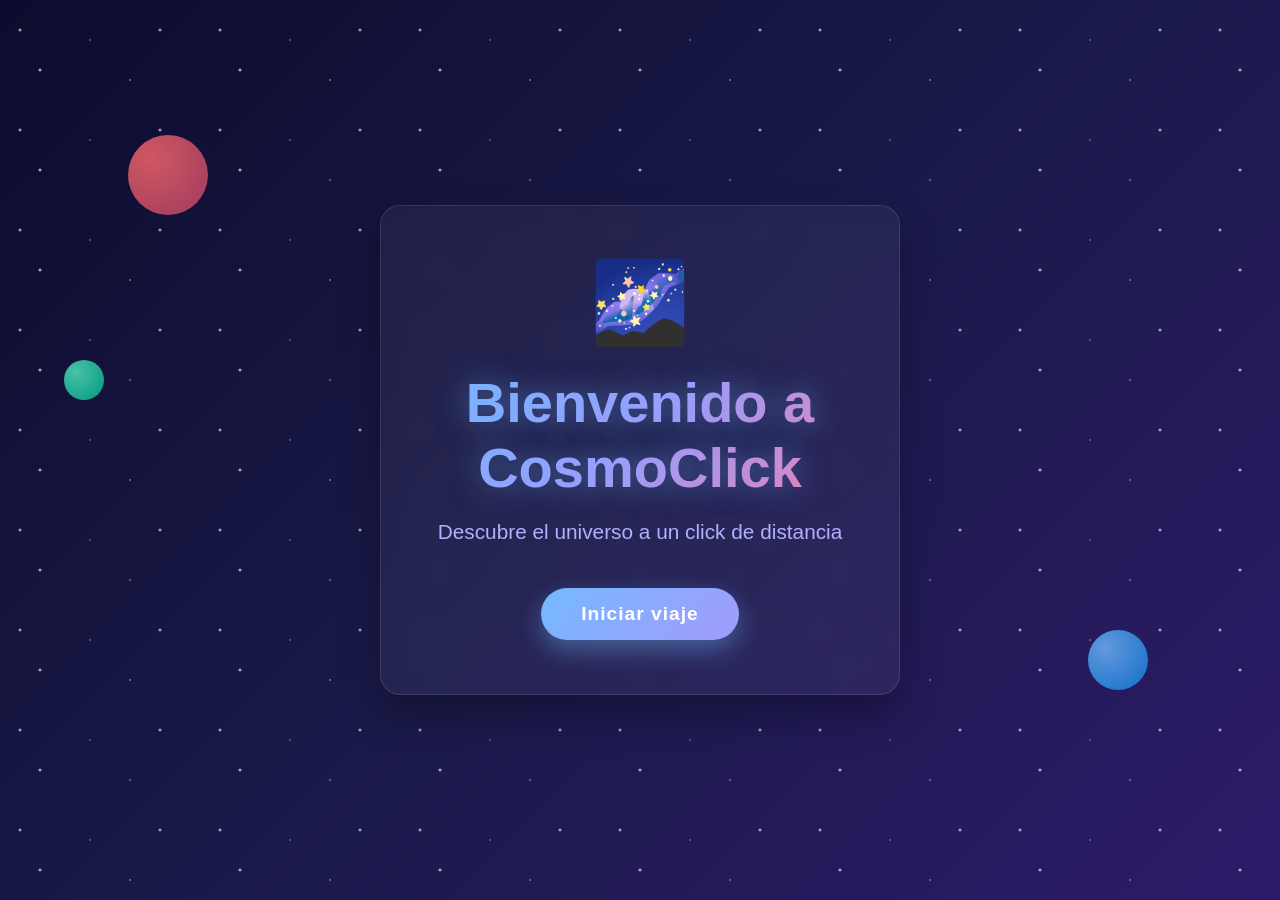
<file: index.html>
<!DOCTYPE html>
<html lang="es">
<head>
    <meta charset="UTF-8">
    <meta name="viewport" content="width=device-width, initial-scale=1.0">
    <title>Bienvenido - CoscoClick</title>
    <link rel="stylesheet" href="bienvenida.css">
</head>
<body>
    <div class="stars-container" id="stars"></div>
    
    <div class="planets-container">
        <div class="planet planet-1"></div>
        <div class="planet planet-2"></div>
        <div class="planet planet-3"></div>
    </div>

    <div class="welcome-container">
        <div class="welcome-content">
            <div class="logo">🌌</div>
            <h1 class="welcome-title">Bienvenido a CosmoClick</h1>
            <p class="welcome-subtitle">Descubre el universo a un click de distancia</p>
            <a href="planetas.html" class="explore-btn">Iniciar viaje</a>
        </div>
    </div>
</body>
</html>
</file>
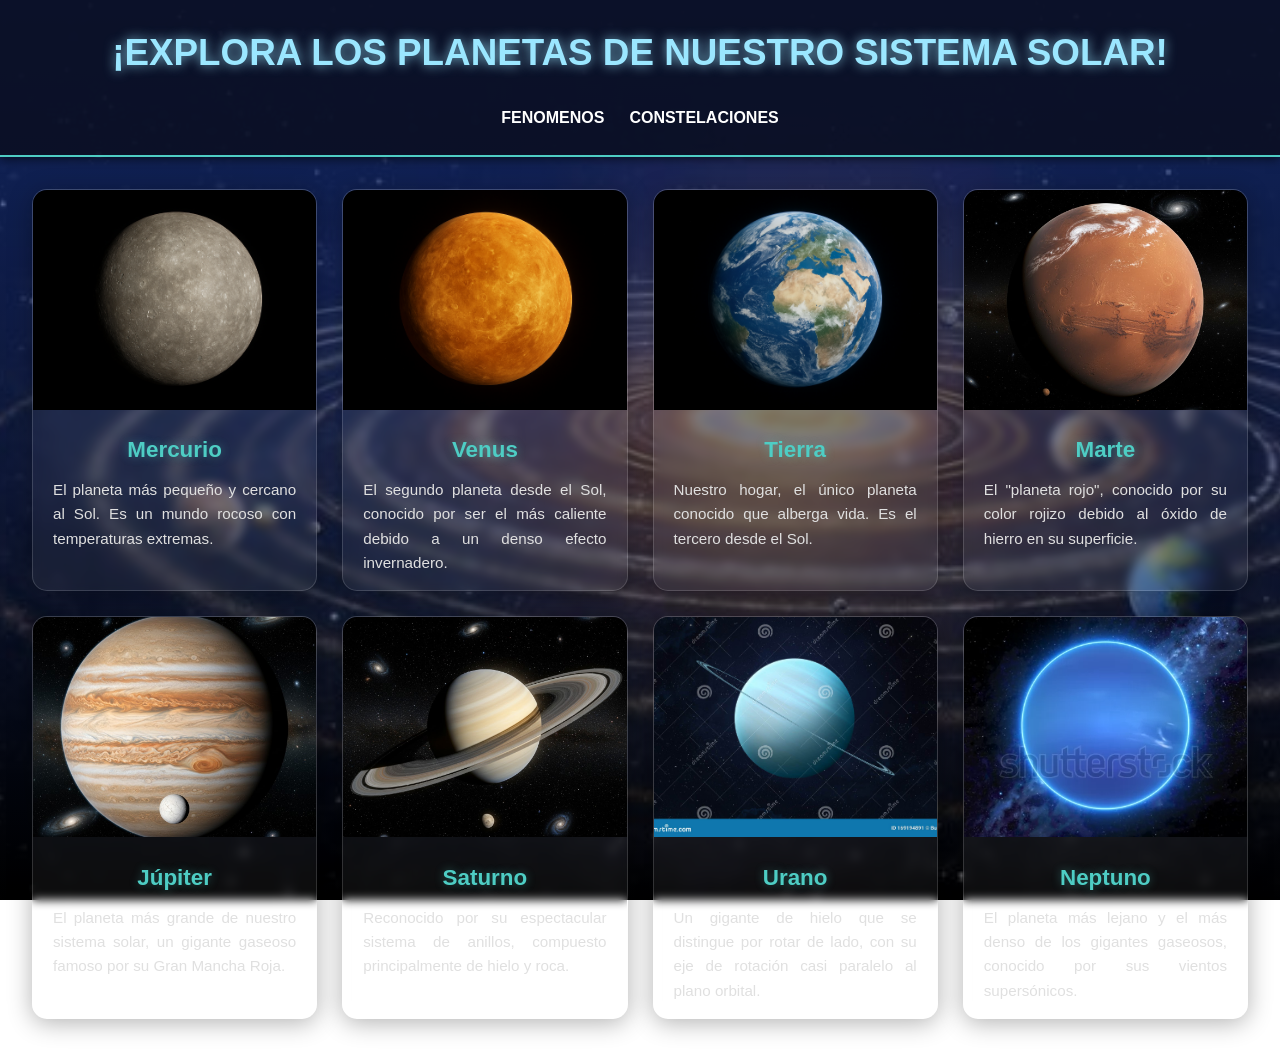
<file: abp/index.html>
<!DOCTYPE html>
<html lang="es">
<head>
    <meta charset="UTF-8">
    <meta name="viewport" content="width=device-width, initial-scale=1.0">
    <title>Los Planetas del Sistema Solar</title>
    <link rel="stylesheet" href="solar.css">
    
        
</head>
<body>

    <header>
        <h1>¡Explora los Planetas de Nuestro Sistema Solar!</h1>

        <nav class="generos">
            <ul>
                <li><a href="festividades.html">FENOMENOS</a></li>
                <li><a href="constelaciones.html">CONSTELACIONES</a></li>
                
                
            </ul>
        </nav>
    </header>

    <main>
        <div class="planeta-card">
            <img src="mercurio.jpg" alt="Imagen del planeta Mercurio">
            <div class="planeta-info">
                <h3>Mercurio</h3>
                <p>El planeta más pequeño y cercano al Sol. Es un mundo rocoso con temperaturas extremas.</p>
            </div>
        </div>

        <div class="planeta-card">
            <img src="venus.jpg" alt="Imagen del planeta Venus">
            <div class="planeta-info">
                <h3>Venus</h3>
                <p>El segundo planeta desde el Sol, conocido por ser el más caliente debido a un denso efecto invernadero.</p>
            </div>
        </div>

        <div class="planeta-card">
            <img src="tierra.jpg" alt="Imagen del planeta Tierra">
            <div class="planeta-info">
                <h3>Tierra</h3>
                <p>Nuestro hogar, el único planeta conocido que alberga vida. Es el tercero desde el Sol.</p>
            </div>
        </div>
        
        <div class="planeta-card">
            <img src="marte.jpg" alt="Imagen del planeta Marte">
            <div class="planeta-info">
                <h3>Marte</h3>
                <p>El "planeta rojo", conocido por su color rojizo debido al óxido de hierro en su superficie.</p>
            </div>
        </div>

        <div class="planeta-card">
            <img src="jupiter.jpg" alt="Imagen del planeta Júpiter">
            <div class="planeta-info">
                <h3>Júpiter</h3>
                <p>El planeta más grande de nuestro sistema solar, un gigante gaseoso famoso por su Gran Mancha Roja.</p>
            </div>
        </div>

        <div class="planeta-card">
            <img src="sarturno.jpg" alt="Imagen del planeta Saturno">
            <div class="planeta-info">
                <h3>Saturno</h3>
                <p>Reconocido por su espectacular sistema de anillos, compuesto principalmente de hielo y roca.</p>
            </div>
        </div>

        <div class="planeta-card">
            <img src="urano.jpg" alt="Imagen del planeta Urano">
            <div class="planeta-info">
                <h3>Urano</h3>
                <p>Un gigante de hielo que se distingue por rotar de lado, con su eje de rotación casi paralelo al plano orbital.</p>
            </div>
        </div>

        <div class="planeta-card">
            <img src="neptuno.jpg" alt="Imagen del planeta Neptuno">
            <div class="planeta-info">
                <h3>Neptuno</h3>
                <p>El planeta más lejano y el más denso de los gigantes gaseosos, conocido por sus vientos supersónicos.</p>
            </div>
        </div>
        
    </main>

</body>
</html>
</file>
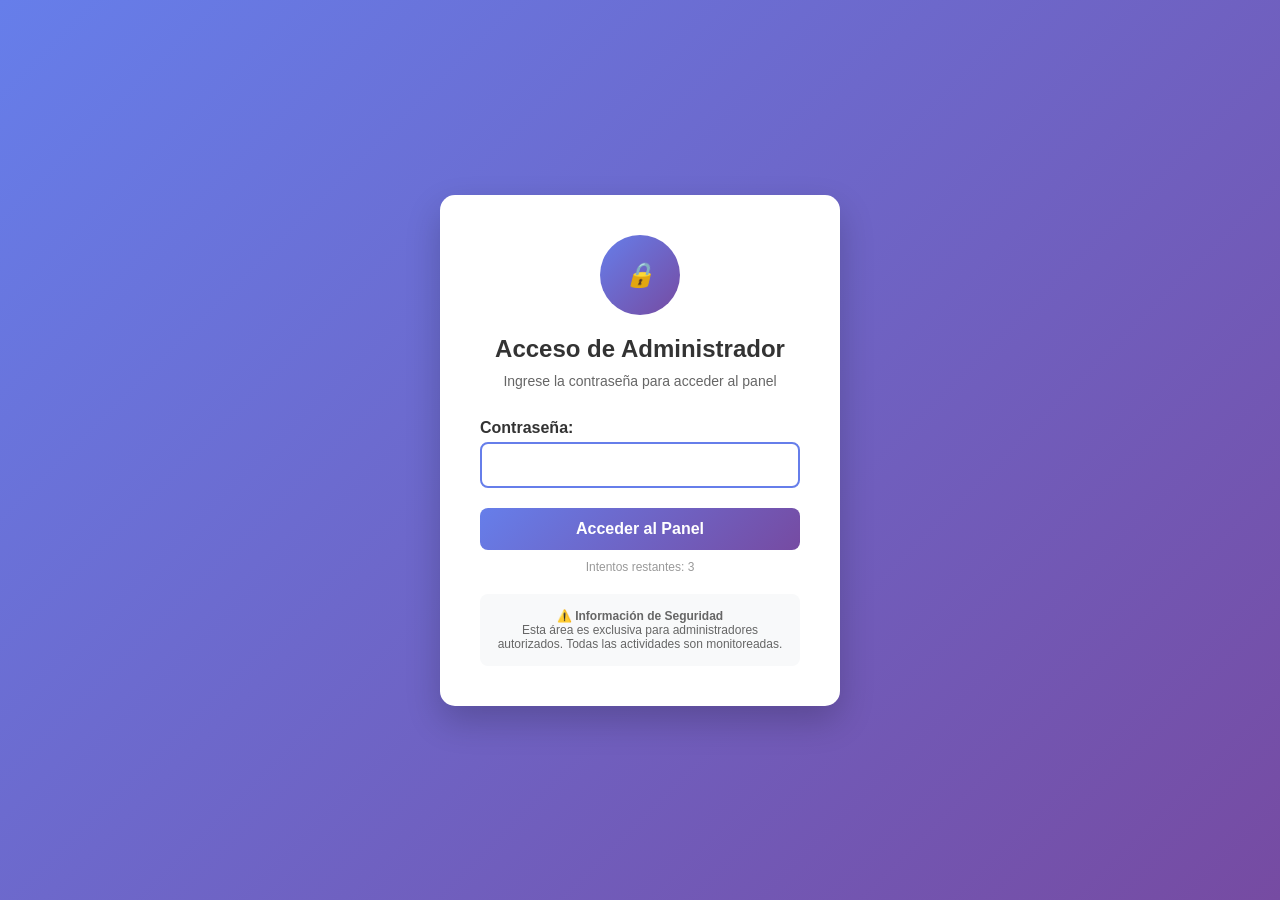
<file: admin.html>
<!DOCTYPE html>
<html lang="es">
<head>
    <meta charset="UTF-8">
    <meta name="viewport" content="width=device-width, initial-scale=1.0">
    <title>Acceso de Administrador</title>
    <style>
        * {
            margin: 0;
            padding: 0;
            box-sizing: border-box;
            font-family: 'Arial', sans-serif;
        }

        body {
            background: linear-gradient(135deg, #667eea 0%, #764ba2 100%);
            min-height: 100vh;
            display: flex;
            justify-content: center;
            align-items: center;
        }

        .admin-container {
            background: white;
            padding: 40px;
            border-radius: 15px;
            box-shadow: 0 15px 35px rgba(0, 0, 0, 0.2);
            width: 100%;
            max-width: 400px;
            text-align: center;
        }

        .logo {
            width: 80px;
            height: 80px;
            background: linear-gradient(135deg, #667eea 0%, #764ba2 100%);
            border-radius: 50%;
            margin: 0 auto 20px;
            display: flex;
            justify-content: center;
            align-items: center;
            color: white;
            font-size: 24px;
        }

        h1 {
            color: #333;
            margin-bottom: 10px;
            font-size: 24px;
        }

        .subtitle {
            color: #666;
            margin-bottom: 30px;
            font-size: 14px;
        }

        .form-group {
            margin-bottom: 20px;
            text-align: left;
        }

        label {
            display: block;
            margin-bottom: 5px;
            color: #333;
            font-weight: bold;
        }

        input[type="password"] {
            width: 100%;
            padding: 12px 15px;
            border: 2px solid #e1e1e1;
            border-radius: 8px;
            font-size: 16px;
            transition: border-color 0.3s ease;
        }

        input[type="password"]:focus {
            outline: none;
            border-color: #667eea;
        }

        .btn-login {
            width: 100%;
            padding: 12px;
            background: linear-gradient(135deg, #667eea 0%, #764ba2 100%);
            color: white;
            border: none;
            border-radius: 8px;
            font-size: 16px;
            font-weight: bold;
            cursor: pointer;
            transition: transform 0.2s ease;
        }

        .btn-login:hover {
            transform: translateY(-2px);
        }

        .btn-login:active {
            transform: translateY(0);
        }

        .error-message {
            color: #e74c3c;
            margin-top: 10px;
            font-size: 14px;
            display: none;
        }

        .security-info {
            margin-top: 20px;
            padding: 15px;
            background: #f8f9fa;
            border-radius: 8px;
            font-size: 12px;
            color: #666;
        }

        .attempts-counter {
            margin-top: 10px;
            font-size: 12px;
            color: #999;
        }

        /* Animaciones */
        @keyframes shake {
            0%, 100% { transform: translateX(0); }
            25% { transform: translateX(-10px); }
            75% { transform: translateX(10px); }
        }

        .shake {
            animation: shake 0.5s ease-in-out;
        }

        /* Estilos para el panel de administrador */
        .admin-panel {
            display: none;
            background: white;
            padding: 40px;
            border-radius: 15px;
            box-shadow: 0 15px 35px rgba(0, 0, 0, 0.2);
            width: 100%;
            max-width: 800px;
        }

        .admin-header {
            display: flex;
            justify-content: space-between;
            align-items: center;
            margin-bottom: 30px;
            padding-bottom: 20px;
            border-bottom: 2px solid #f1f1f1;
        }

        .welcome-message {
            color: #333;
        }

        .btn-logout {
            padding: 8px 16px;
            background: #e74c3c;
            color: white;
            border: none;
            border-radius: 5px;
            cursor: pointer;
        }

        .admin-grid {
            display: grid;
            grid-template-columns: repeat(auto-fit, minmax(200px, 1fr));
            gap: 20px;
            margin-bottom: 30px;
        }

        .admin-card {
            background: #f8f9fa;
            padding: 25px;
            border-radius: 10px;
            text-align: center;
            text-decoration: none;
            color: #333;
            transition: transform 0.3s ease, box-shadow 0.3s ease;
            border: 2px solid transparent;
        }

        .admin-card:hover {
            transform: translateY(-5px);
            box-shadow: 0 10px 25px rgba(0, 0, 0, 0.1);
            border-color: #667eea;
        }

        .admin-card h3 {
            margin-bottom: 10px;
            color: #333;
        }

        .admin-card p {
            color: #666;
            font-size: 14px;
        }

        .stats-container {
            background: #f8f9fa;
            padding: 20px;
            border-radius: 10px;
            margin-top: 20px;
        }

        .stats-grid {
            display: grid;
            grid-template-columns: repeat(auto-fit, minmax(150px, 1fr));
            gap: 15px;
        }

        .stat-item {
            text-align: center;
            padding: 15px;
        }

        .stat-number {
            font-size: 24px;
            font-weight: bold;
            color: #667eea;
        }

        .stat-label {
            font-size: 12px;
            color: #666;
            margin-top: 5px;
        }
    </style>
</head>
<body>
    <!-- Formulario de Login -->
    <div class="admin-container" id="loginContainer">
        <div class="logo">
            <i>🔒</i>
        </div>
        <h1>Acceso de Administrador</h1>
        <p class="subtitle">Ingrese la contraseña para acceder al panel</p>
        
        <form id="adminForm">
            <div class="form-group">
                <label for="password">Contraseña:</label>
                <input type="password" id="password" name="password" required autocomplete="off">
            </div>
            
            <button type="submit" class="btn-login">Acceder al Panel</button>
            
            <div class="error-message" id="errorMessage">
                Contraseña incorrecta. Por favor, intente nuevamente.
            </div>
            
            <div class="attempts-counter" id="attemptsCounter">
                Intentos restantes: <span id="attemptsLeft">3</span>
            </div>
        </form>
        
        <div class="security-info">
            <strong>⚠️ Información de Seguridad</strong><br>
            Esta área es exclusiva para administradores autorizados.
            Todas las actividades son monitoreadas.
        </div>
    </div>

    <!-- Panel de Administrador (se muestra después del login) -->
    <div class="admin-panel" id="adminPanel">
        <div class="admin-header">
            <div>
                <h1 class="welcome-message">Bienvenido, Administrador</h1>
                <p>Panel de Control del Sistema de Planetas</p>
            </div>
            <button class="btn-logout" onclick="logout()">Cerrar Sesión</button>
        </div>

        <div class="admin-grid">
            <a href="http://localhost/abp/registro_p.php" class="admin-card">
                <h3>🌍 Registrar Planetas</h3>
                <p>Agregar cuerpos del sistema solar.</p>
            </a>
            
            <a href="http://localhost/abp/registro_c.php" class="admin-card">
                <h3>🌌 Registrar Constelaciones de la tierra </h3>
                <p>Agregar constelaciones.</p>
            </a>
            
            <a href="http://localhost/abp/registro_f.php" class="admin-card">
                <h3>☄️ Registrar Fenomenos</h3>
                <p>Agregar fenomenos del sistema solar.</p>
            </a>
            
            </a>
        </div>

        
    </div>

    <script>
        // Contraseña de administrador (puedes cambiarla)
        const ADMIN_PASSWORD = "admin123";
        let attempts = 3;

        document.getElementById('adminForm').addEventListener('submit', function(e) {
            e.preventDefault();
            
            const password = document.getElementById('password').value;
            const errorMessage = document.getElementById('errorMessage');
            const attemptsLeft = document.getElementById('attemptsLeft');
            const loginContainer = document.getElementById('loginContainer');
            
            if (password === ADMIN_PASSWORD) {
                // Login exitoso
                loginContainer.style.display = 'none';
                document.getElementById('adminPanel').style.display = 'block';
                errorMessage.style.display = 'none';
            } else {
                // Login fallido
                attempts--;
                attemptsLeft.textContent = attempts;
                
                errorMessage.style.display = 'block';
                loginContainer.classList.add('shake');
                
                setTimeout(() => {
                    loginContainer.classList.remove('shake');
                }, 500);
                
                document.getElementById('password').value = '';
                document.getElementById('password').focus();
                
                if (attempts <= 0) {
                    document.getElementById('adminForm').style.display = 'none';
                    errorMessage.textContent = 'Demasiados intentos fallidos. Por favor, contacte al administrador del sistema.';
                    errorMessage.style.display = 'block';
                }
            }
        });

        function logout() {
            document.getElementById('adminPanel').style.display = 'none';
            document.getElementById('loginContainer').style.display = 'block';
            document.getElementById('password').value = '';
            document.getElementById('statsContainer').style.display = 'none';
            attempts = 3;
            document.getElementById('attemptsLeft').textContent = attempts;
            document.getElementById('adminForm').style.display = 'block';
            document.getElementById('errorMessage').style.display = 'none';
        }

        function showStats() {
            const statsContainer = document.getElementById('statsContainer');
            statsContainer.style.display = statsContainer.style.display === 'none' ? 'block' : 'none';
        }

        // Efecto de focus en el input de contraseña al cargar la página
        document.addEventListener('DOMContentLoaded', function() {
            document.getElementById('password').focus();
        });

    </script>
</body>
</html>
</file>
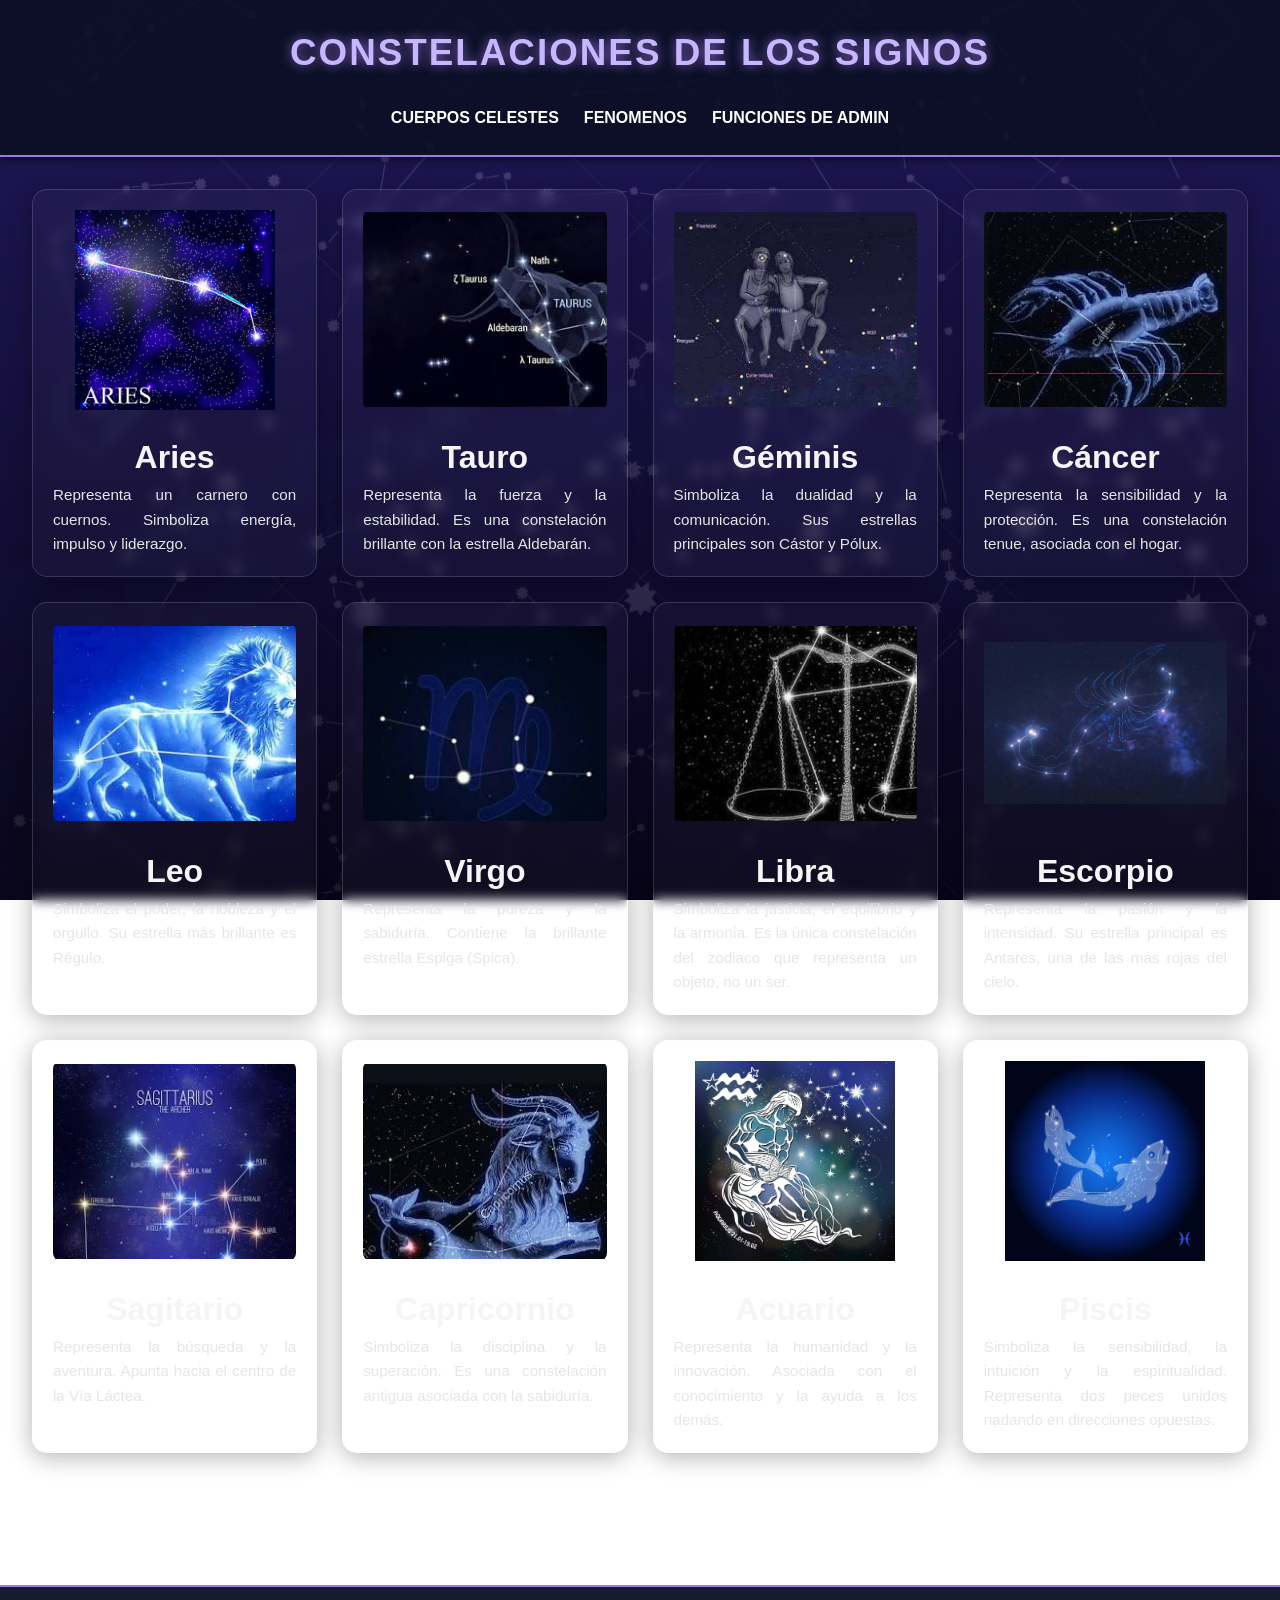
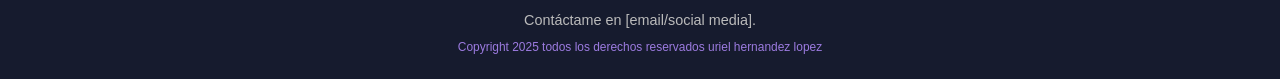
<file: constelaciones.html>
<!DOCTYPE html>
<html lang="en">
<head>
    <meta charset="UTF-8">
    <meta name="viewport" content="width=device-width, initial-scale=1.0">
    <link rel="stylesheet" href="signos.css">
    <title>Document</title>
</head>
<body>
    <header>
        <h1>constelaciones de los signos</h1>
        <nav class="constelaciones">
            <ul>
                <li> <a href="planetas.html">CUERPOS CELESTES</a></li>
                <li> <a href="festividades.html">FENOMENOS</a></li>
                <li><a href="admin.html">FUNCIONES DE ADMIN</a></li>
            </ul>
        </nav>
    </header>
    <section id="constelaciones">
        
    </section>
    <main>
    <div class="contenedor">
        <div class="planeta-card">
    <img src="imagenes proyecto/imagenes-abp/signo1.png" alt="Aries">
    <h1>Aries</h1>
    <p>Representa un carnero con cuernos. Simboliza energía, impulso y liderazgo.</p>
</div>
<div class="planeta-card">
    <img src="imagenes proyecto/imagenes-abp/signo2.png" alt="Tauro">
    <h1>Tauro</h1>
    <p>Representa la fuerza y la estabilidad. Es una constelación brillante con la estrella Aldebarán.</p>
</div>
<div class="planeta-card">
    <img src="imagenes proyecto/imagenes-abp/signo3.png" alt="Géminis">
    <h1>Géminis</h1>
    <p>Simboliza la dualidad y la comunicación. Sus estrellas principales son Cástor y Pólux.</p>
</div>
<div class="planeta-card">
    <img src="imagenes proyecto/imagenes-abp/signo4.png" alt="Cáncer">
    <h1>Cáncer</h1>
    <p>Representa la sensibilidad y la protección. Es una constelación tenue, asociada con el hogar.</p>
</div>
<div class="planeta-card">
    <img src="imagenes proyecto/imagenes-abp/signo5.png" alt="Leo">
    <h1>Leo</h1>
    <p>Simboliza el poder, la nobleza y el orgullo. Su estrella más brillante es Régulo.</p>
</div>
<div class="planeta-card">
    <img src="imagenes proyecto/imagenes-abp/signo6.png" alt="Virgo">
    <h1>Virgo</h1>
    <p>Representa la pureza y la sabiduría. Contiene la brillante estrella Espiga (Spica).</p>
</div>
<div class="planeta-card">
    <img src="imagenes proyecto/imagenes-abp/signo7.png" alt="Libra">
    <h1>Libra</h1>
    <p>Simboliza la justicia, el equilibrio y la armonía. Es la única constelación del zodiaco que representa un objeto, no un ser.</p>
</div>
<div class="planeta-card">
    <img src="imagenes proyecto/imagenes-abp/signo8.png" alt="Escorpio">
    <h1>Escorpio</h1>
    <p>Representa la pasión y la intensidad. Su estrella principal es Antares, una de las más rojas del cielo.</p>
</div>
<div class="planeta-card">
    <img src="imagenes proyecto/imagenes-abp/signo9.png" alt="Sagitario">
    <h1>Sagitario</h1>
    <p>Representa la búsqueda y la aventura. Apunta hacia el centro de la Vía Láctea.</p>
</div>
<div class="planeta-card">
    <img src="imagenes proyecto/imagenes-abp/signo10.png" alt="Capricornio">
    <h1>Capricornio</h1>
    <p>Simboliza la disciplina y la superación. Es una constelación antigua asociada con la sabiduría.</p>
</div>
<div class="planeta-card">
    <img src="imagenes proyecto/imagenes-abp/signo11.png" alt="Acuario">
    <h1>Acuario</h1>
    <p>Representa la humanidad y la innovación. Asociada con el conocimiento y la ayuda a los demás.</p>
</div>
<div class="planeta-card">
    <img src="imagenes proyecto/imagenes-abp/signo12.png" alt="Piscis">
    <h1>Piscis</h1>
    <p>Simboliza la sensibilidad, la intuición y la espiritualidad. Representa dos peces unidos nadando en direcciones opuestas.</p>
</div>
    </div>
    <a href="tipos de constelaciones.html" class="btn">Siguiente-></a>
    </main>
    <footer>
        <p>Contáctame en [email/social media].</p>
        <h5>Copyright 2025 todos los derechos reservados uriel hernandez lopez</h5>
    </footer>
    
</body>
</html>
</file>
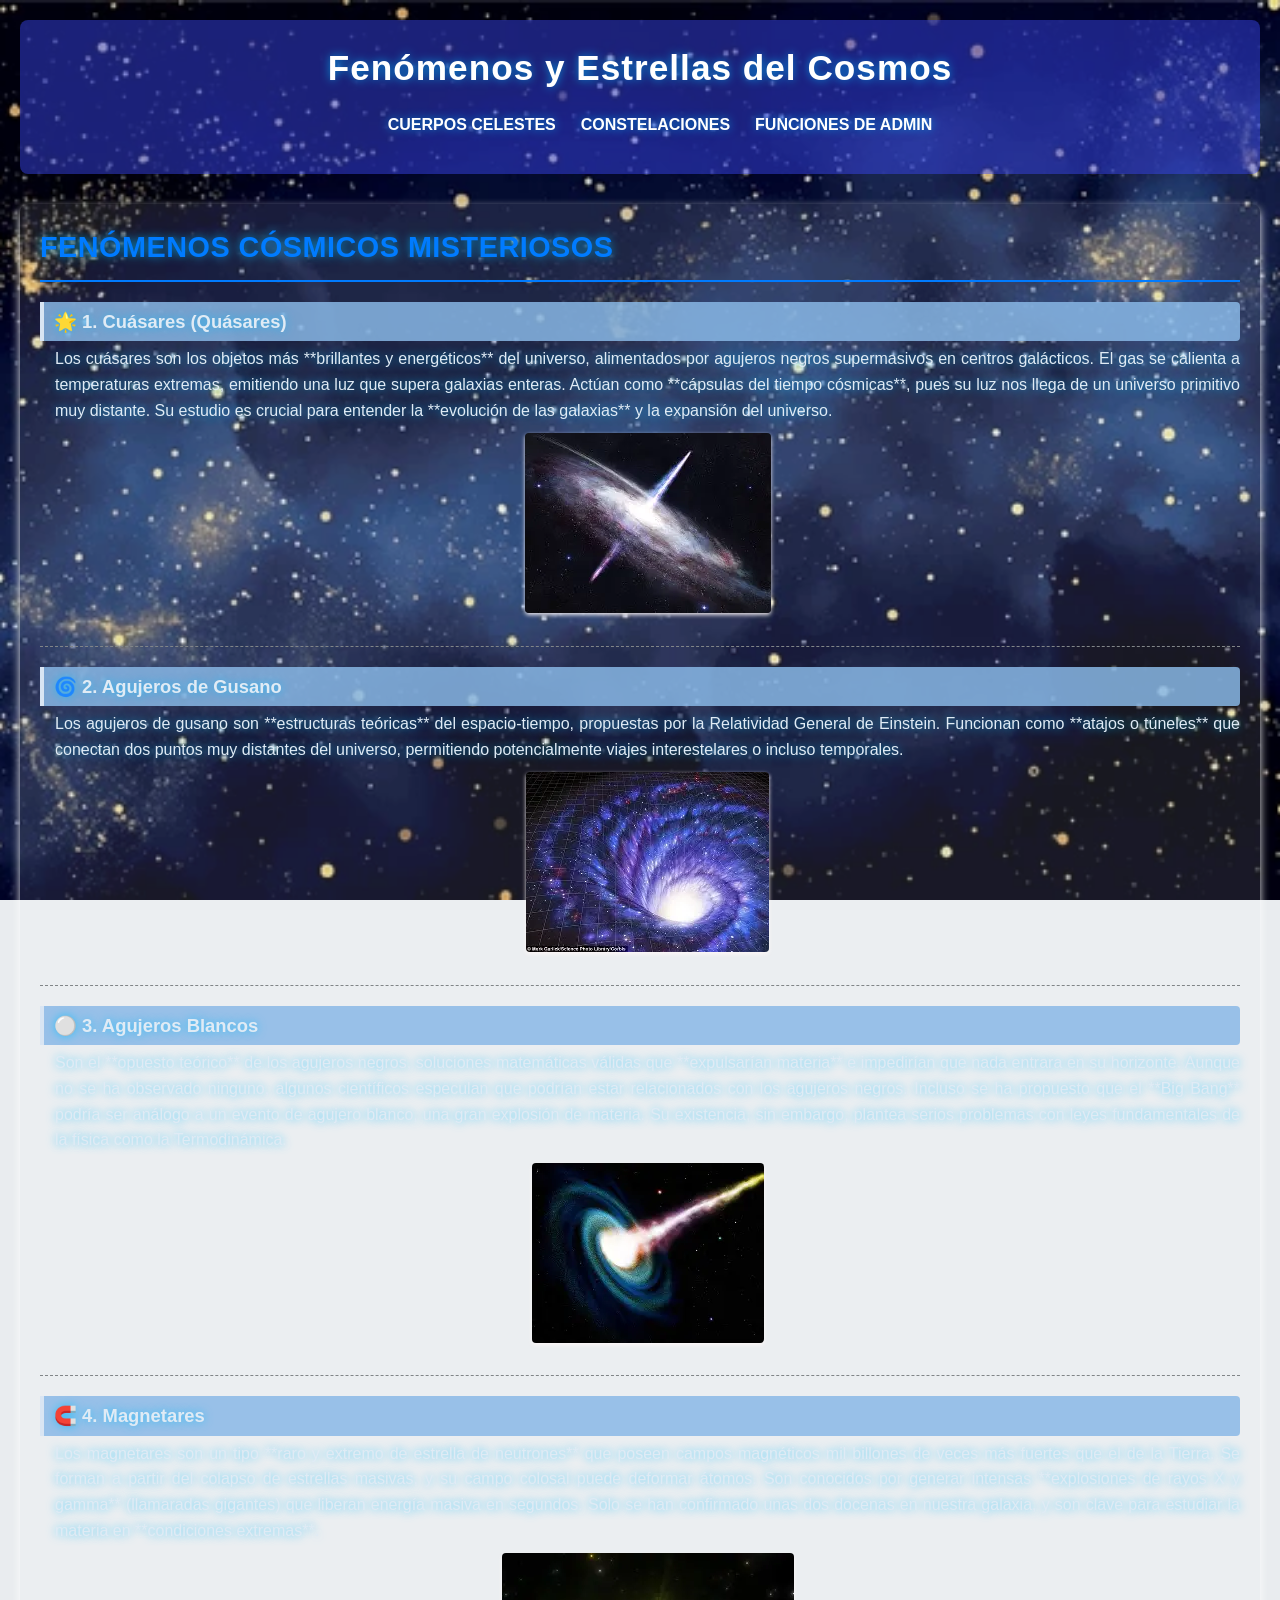
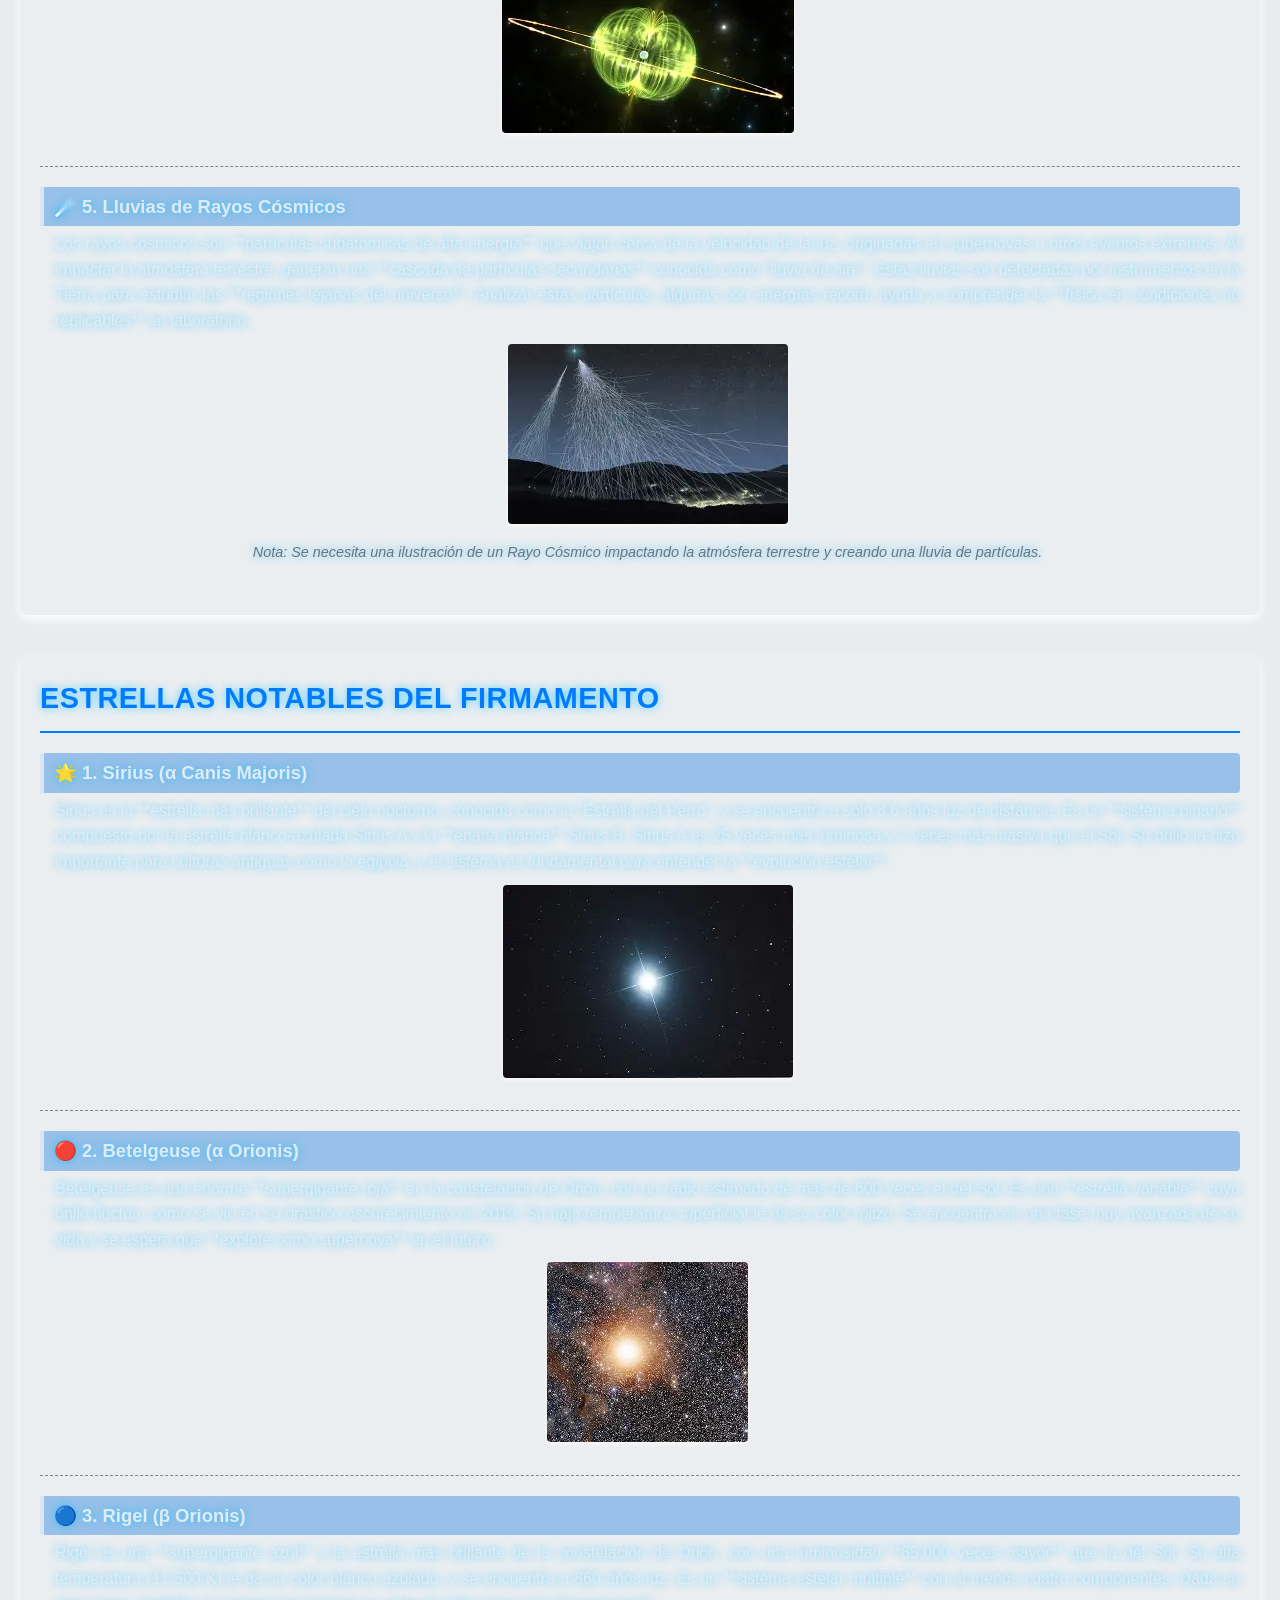
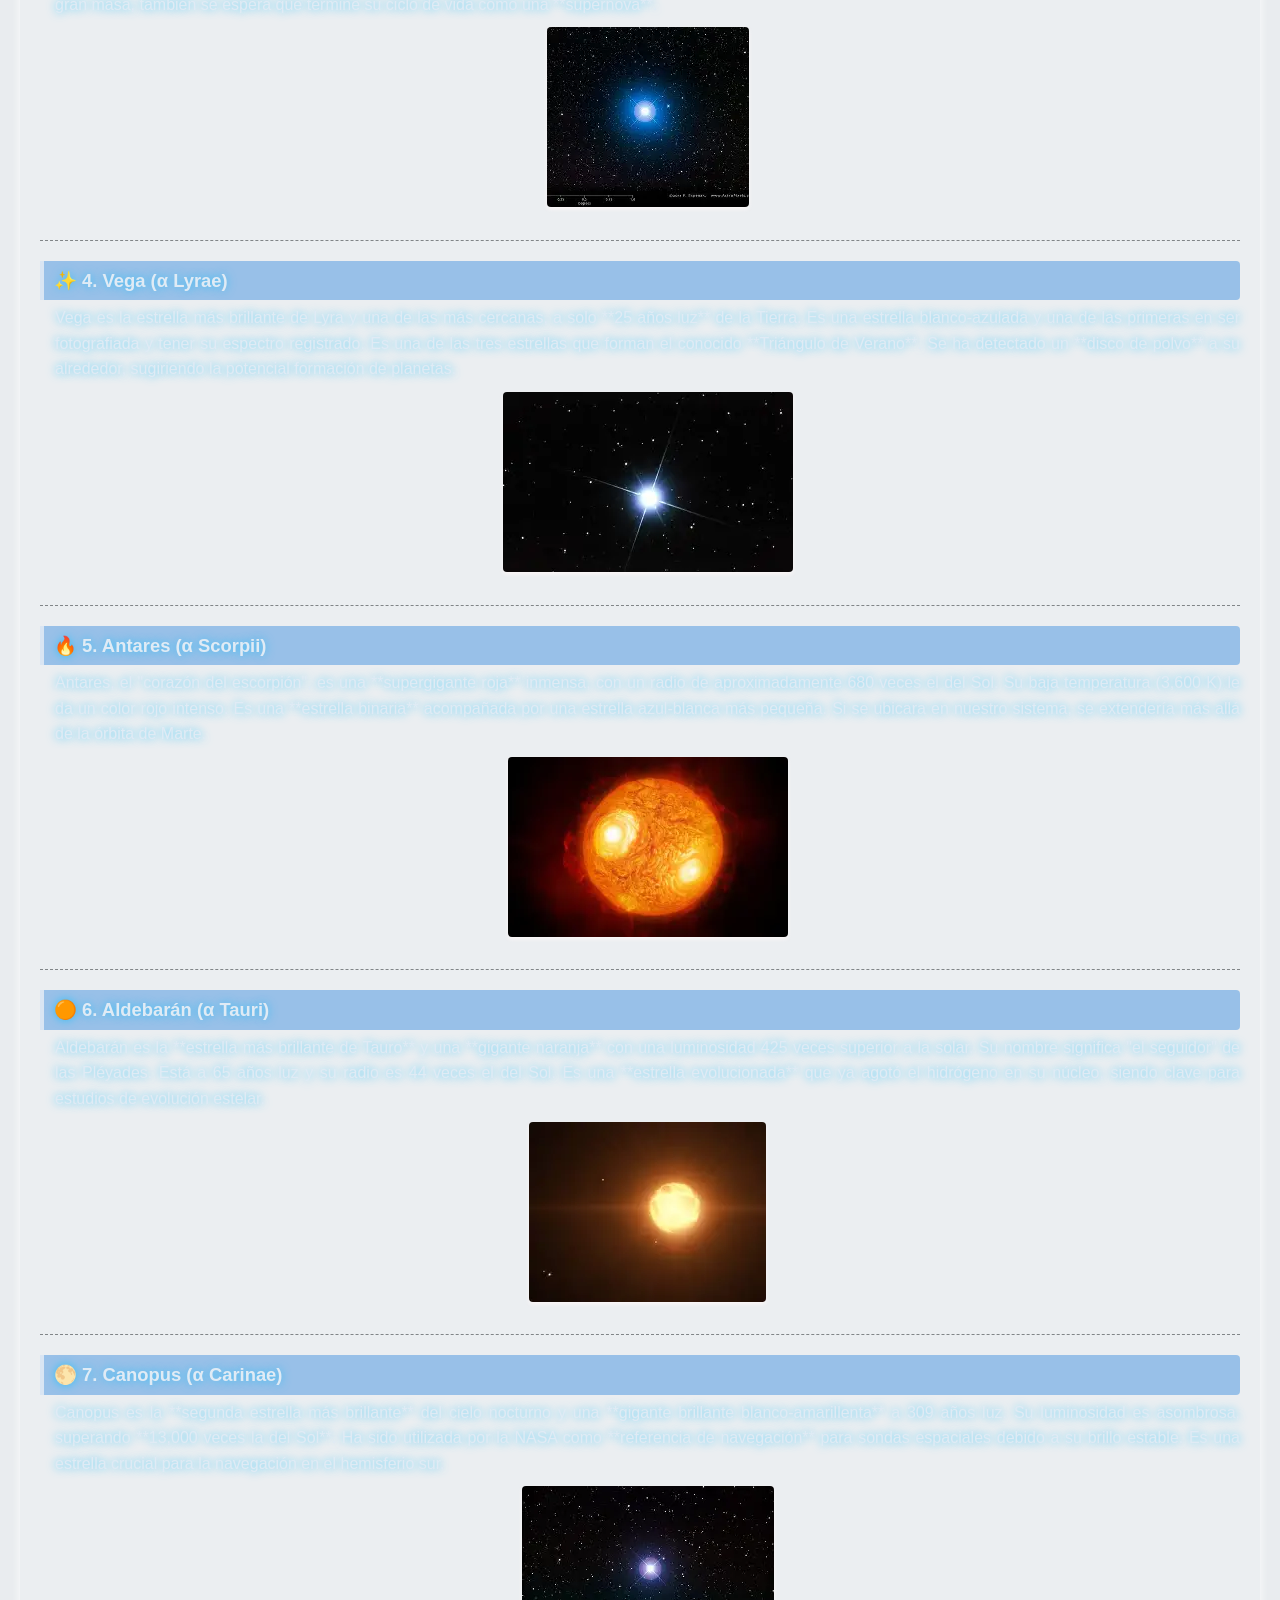
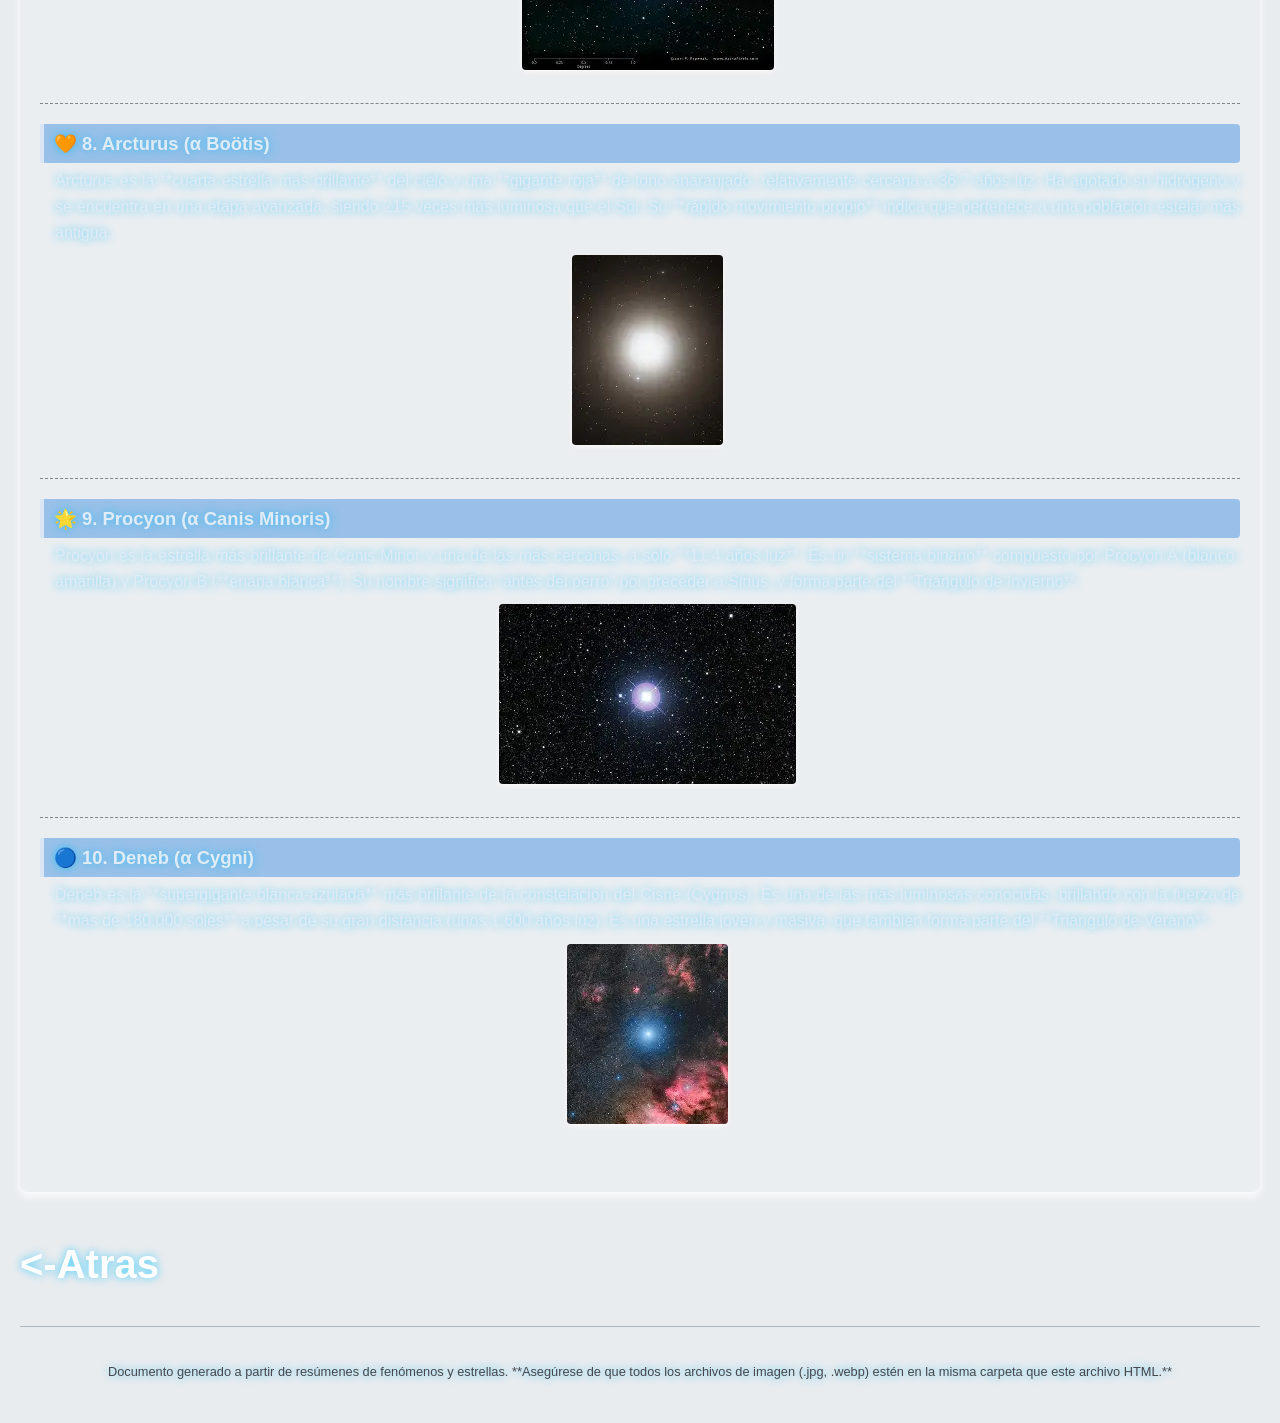
<file: estre.html>
<!DOCTYPE html>
<html lang="es">
<head>
    <meta charset="UTF-8">
    <meta name="viewport" content="width=device-width, initial-scale=1.0">
    <title>Resumen Cósmico: Fenómenos y Estrellas</title>
    <link rel = "stylesheet" href="estrellas.css">
    <style>
        body { font-family: 'Segoe UI', Tahoma, Geneva, Verdana, sans-serif; line-height: 1.6; margin: 20px; background-color: #e9ecef; color: #343a40; }
        header { text-align: center; padding: 20px; background-color: #3a46ee7a; color: white; border-radius: 8px; margin-bottom: 30px; }
        h1 { margin: 0; }
        h2 { color: #007bff; margin-top: 0; border-bottom: 2px solid #007bff; padding-bottom: 10px; }
        .seccion { background-color: rgba(255, 255, 255, 0.096); padding: 20px; border-radius: 8px; box-shadow: 0 4px 10px rgba(255, 255, 255, 0.918); margin-bottom: 40px; }
        dl { margin-top: 15px; }
        dt { font-weight: bold; margin-top: 20px; color: #e0ebf5; font-size: 1.15em; border-left: 4px solid #d9e5f3; padding-left: 10px; }
        dd { margin-left: 0; padding-top: 5px; padding-bottom: 15px; border-bottom: 1px dashed #818588;font-size: 1.50Sem; color: #e0ebf5; }
        dd:last-of-type { border-bottom: none; }
        
        /* Estilos para las imágenes */
        .contenido-imagen {
            display: block;
            margin-top: 10px;
            margin-bottom: 10px;
        }
        .contenido-imagen img {
            max-width: 100%; /* Hace que la imagen sea responsive */
            height: auto;
            border-radius: 4px;
            box-shadow: 0 2px 4px rgba(255, 248, 248, 0.897);
        }
        .imagen-placeholder { 
            font-style: italic; 
            color: #6c757d; 
            display: block; 
            margin-top: 5px; 
            font-size: 0.9em; 
        }

        .generos ul {
    list-style: none;
    display: flex;
    justify-content: center;
    gap: 25px;
    flex-wrap: wrap;
}

.generos a {
    text-decoration: none;
    color: #ffffff;
    font-weight: 600;
    transition: all 0.3s ease;
    border-bottom: 2px solid transparent;
}

.generos a:hover {
    color: #4ecdc4;
    border-bottom: 2px solid #4ecdc4;
}


.btn {
    text-decoration: none;
    color: #ffffff;
    font-weight: 600;
    transition: all 0.3s ease;
    border-bottom: 2px solid transparent;
    font-size: 40px;
}

.btn:hover {
    color: #4ecdc4;
    border-bottom: 2px solid #4ecdc4;
}
    </style>
</head>
<body>

    <header>
        <h1>Fenómenos y Estrellas del Cosmos</h1>

        <nav class="generos">
            <ul>
                <li> <a href="planetas.html">CUERPOS CELESTES</a></li>
                <li><a href="constelaciones.html">CONSTELACIONES</a></li>
                <li><a href="admin.html">FUNCIONES DE ADMIN</a></li>

                
                
            </ul>
        </nav>
    </header>

    <main>
        <section class="seccion">
            <h2>Fenómenos Cósmicos Misteriosos</h2>
            <dl>
                <dt>🌟 1. Cuásares (Quásares)</dt>
                <dd>Los cuásares son los objetos más **brillantes y energéticos** del universo, alimentados por agujeros negros supermasivos en centros galácticos. El gas se calienta a temperaturas extremas, emitiendo una luz que supera galaxias enteras. Actúan como **cápsulas del tiempo cósmicas**, pues su luz nos llega de un universo primitivo muy distante. Su estudio es crucial para entender la **evolución de las galaxias** y la expansión del universo.
                    
                    <div class="contenido-imagen">
                        <img src="1Cuásares.jpg.webp" alt="Ilustración de un Cuásar con disco de acreción y chorros de plasma.">
                    </div>

                <dt>🌀 2. Agujeros de Gusano</dt>
                <dd>Los agujeros de gusano son **estructuras teóricas** del espacio-tiempo, propuestas por la Relatividad General de Einstein. Funcionan como **atajos o túneles** que conectan dos puntos muy distantes del universo, permitiendo potencialmente viajes interestelares o incluso temporales. 
                    
                    <div class="contenido-imagen">
                        <img src="2gusano.jpg.webp" alt="Diagrama de un Agujero de Gusano conectando dos puntos del espacio-tiempo.">
                    </div>

                <dt>⚪ 3. Agujeros Blancos</dt>
                <dd>Son el **opuesto teórico** de los agujeros negros, soluciones matemáticas válidas que **expulsarían materia** e impedirían que nada entrara en su horizonte. Aunque no se ha observado ninguno, algunos científicos especulan que podrían estar relacionados con los agujeros negros. Incluso se ha propuesto que el **Big Bang** podría ser análogo a un evento de agujero blanco, una gran explosión de materia. Su existencia, sin embargo, plantea serios problemas con leyes fundamentales de la física como la Termodinámica.
                    
                    <div class="contenido-imagen">
                        <img src="3blanco.jpg" alt="Ilustración teórica de un Agujero Blanco expulsando materia.">
                    </div>

                <dt>🧲 4. Magnetares</dt>
                <dd>Los magnetares son un tipo **raro y extremo de estrella de neutrones** que poseen campos magnéticos mil billones de veces más fuertes que el de la Tierra. Se forman a partir del colapso de estrellas masivas, y su campo colosal puede deformar átomos. Son conocidos por generar intensas **explosiones de rayos X y gamma** (llamaradas gigantes) que liberan energía masiva en segundos. Solo se han confirmado unas dos docenas en nuestra galaxia, y son clave para estudiar la materia en **condiciones extremas**.
                    
                    <div class="contenido-imagen">
                        <img src="4Magnetares.jpg" alt="Ilustración de un Magnetar con intensas líneas de campo magnético.">
                    </div>

                <dt>☄️ 5. Lluvias de Rayos Cósmicos</dt>
                <dd>Los rayos cósmicos son **partículas subatómicas de alta energía** que viajan cerca de la velocidad de la luz, originadas en supernovas u otros eventos extremos. Al impactar la atmósfera terrestre, generan una **cascada de partículas secundarias** conocida como "lluvia de aire". Estas lluvias son detectadas por instrumentos en la Tierra para estudiar las **regiones lejanas del universo**. Analizar estas partículas, algunas con energías récord, ayuda a comprender la **física en condiciones no replicables** en laboratorio.
                    
                    <div class="contenido-imagen">
                        <img src="5Lluvias.jpg" alt="Diagrama de un Rayo Cósmico impactando la atmósfera y creando una lluvia de partículas.">
                    </div>
                    <span class="imagen-placeholder">Nota: Se necesita una ilustración de un Rayo Cósmico impactando la atmósfera terrestre y creando una lluvia de partículas.</span>
                </dd>
            </dl>
        </section>

        <section class="seccion">
            <h2>Estrellas Notables del Firmamento </h2>
            <dl>
                <dt>🌟 1. Sirius (α Canis Majoris)</dt>
                <dd>Sirius es la **estrella más brillante** del cielo nocturno, conocida como la "Estrella del Perro", y se encuentra a solo 8.6 años luz de distancia. Es un **sistema binario** compuesto por la estrella blanco-azulada Sirius A y la **enana blanca** Sirius B. Sirius A es 25 veces más luminosa y 2 veces más masiva que el Sol. Su brillo la hizo importante para culturas antiguas como la egipcia, y el sistema es fundamental para entender la **evolución estelar**.
                    <div class="contenido-imagen">
                        <img src="Sirius.jpg" alt="Diagrama del sistema binario de Sirius A y Sirius B.">
                    </div>  

                <dt>🔴 2. Betelgeuse (α Orionis)</dt>
                <dd>Betelgeuse es una enorme **supergigante roja** en la constelación de Orión, con un radio estimado de más de 600 veces el del Sol. Es una **estrella variable** cuyo brillo fluctúa, como se vio en su drástico oscurecimiento en 2019. Su baja temperatura superficial le da su color rojizo. Se encuentra en una fase muy avanzada de su vida y se espera que **explote como supernova** en el futuro.
                    <div class="contenido-imagen">
                        <img src="Betelgeuse.jpg" alt="Comparativa de tamaño de Betelgeuse con el Sistema Solar.">
                    </div>

                <dt>🔵 3. Rigel (β Orionis)</dt>
                <dd>Rigel es una **supergigante azul** y la estrella más brillante de la constelación de Orión, con una luminosidad **85,000 veces mayor** que la del Sol. Su alta temperatura (11,500 K) le da su color blanco azulado, y se encuentra a 860 años luz. Es un **sistema estelar múltiple** con al menos cuatro componentes. Dada su gran masa, también se espera que termine su ciclo de vida como una **supernova**.
                    <div class="contenido-imagen">
                        <img src="Rigel.jpg" alt="Imagen astronómica de Rigel destacando su color azul-blanco.">
                    </div>

                <dt>✨ 4. Vega (α Lyrae)</dt>
                <dd>Vega es la estrella más brillante de Lyra y una de las más cercanas, a solo **25 años luz** de la Tierra. Es una estrella blanco-azulada y una de las primeras en ser fotografiada y tener su espectro registrado. Es una de las tres estrellas que forman el conocido **Triángulo de Verano**. Se ha detectado un **disco de polvo** a su alrededor, sugiriendo la potencial formación de planetas.
                    <div class="contenido-imagen">
                        <img src="Vega.jpg" alt="Ilustración del disco de polvo detectado alrededor de Vega.">
                    </div>

                <dt>🔥 5. Antares (α Scorpii)</dt>
                <dd>Antares, el "corazón del escorpión", es una **supergigante roja** inmensa, con un radio de aproximadamente 680 veces el del Sol. Su baja temperatura (3,600 K) le da un color rojo intenso. Es una **estrella binaria** acompañada por una estrella azul-blanca más pequeña. Si se ubicara en nuestro sistema, se extendería más allá de la órbita de Marte.
                    <div class="contenido-imagen">
                        <img src="Antares.jpg" alt="Gráfico comparativo del tamaño de Antares con el Sol y otras estrellas.">
                    </div>

                <dt>🟠 6. Aldebarán (α Tauri)</dt>
                <dd>Aldebarán es la **estrella más brillante de Tauro** y una **gigante naranja** con una luminosidad 425 veces superior a la solar. Su nombre significa "el seguidor" de las Pléyades. Está a 65 años luz y su radio es 44 veces el del Sol. Es una **estrella evolucionada** que ya agotó el hidrógeno en su núcleo, siendo clave para estudios de evolución estelar.
                    <div class="contenido-imagen">
                        <img src="Aldebarán.jpg" alt="Imagen o ilustración de la gigante naranja Aldebarán.">
                    </div>

                <dt>🌕 7. Canopus (α Carinae)</dt>
                <dd>Canopus es la **segunda estrella más brillante** del cielo nocturno y una **gigante brillante blanco-amarillenta** a 309 años luz. Su luminosidad es asombrosa, superando **13,000 veces la del Sol**. Ha sido utilizada por la NASA como **referencia de navegación** para sondas espaciales debido a su brillo estable. Es una estrella crucial para la navegación en el hemisferio sur.
                    <div class="contenido-imagen">
                        <img src="Canopus.jpg" alt="Imagen de Canopus destacando su brillo en el cielo austral.">
                    </div>

                <dt>🧡 8. Arcturus (α Boötis)</dt>
                <dd>Arcturus es la **cuarta estrella más brillante** del cielo y una **gigante roja** de tono anaranjado, relativamente cercana a 36.7 años luz. Ha agotado su hidrógeno y se encuentra en una etapa avanzada, siendo 215 veces más luminosa que el Sol. Su **rápido movimiento propio** indica que pertenece a una población estelar más antigua.
                    <div class="contenido-imagen">
                        <img src="Arcturus.jpg" alt="Ilustración del rápido movimiento propio de Arcturus.">
                    </div>

                <dt>🌟 9. Procyon (α Canis Minoris)</dt>
                <dd>Procyon es la estrella más brillante de Canis Minor y una de las más cercanas, a solo **11.4 años luz**. Es un **sistema binario** compuesto por Procyon A (blanco-amarilla) y Procyon B (**enana blanca**). Su nombre significa "antes del perro" por preceder a Sirius, y forma parte del **Triángulo de Invierno**.
                    <div class="contenido-imagen">
                        <img src="Procyon.jpg" alt="Diagrama del sistema binario de Procyon.">
                    </div>

                <dt>🔵 10. Deneb (α Cygni)</dt>
                <dd>Deneb es la **supergigante blanca-azulada** más brillante de la constelación del Cisne (Cygnus). Es una de las más luminosas conocidas, brillando con la fuerza de **más de 180,000 soles** a pesar de su gran distancia (unos 1,600 años luz). Es una estrella joven y masiva, que también forma parte del **Triángulo de Verano**.
                    <div class="contenido-imagen">
                        <img src="Deneb.jpg" alt="Imagen de la constelación Cygnus destacando a Deneb como parte del Triángulo de Verano.">
                    </div>
            </dl>
        </section>

        <a href="planetas.html" class="btn"><-Atras</a>

    </main>

    <footer>
        <p style="text-align: center; font-size: 0.8em; color: #45474b; padding: 20px;">Documento generado a partir de resúmenes de fenómenos y estrellas. **Asegúrese de que todos los archivos de imagen (.jpg, .webp) estén en la misma carpeta que este archivo HTML.**</p>
    </footer>

</body>
</html>
</file>
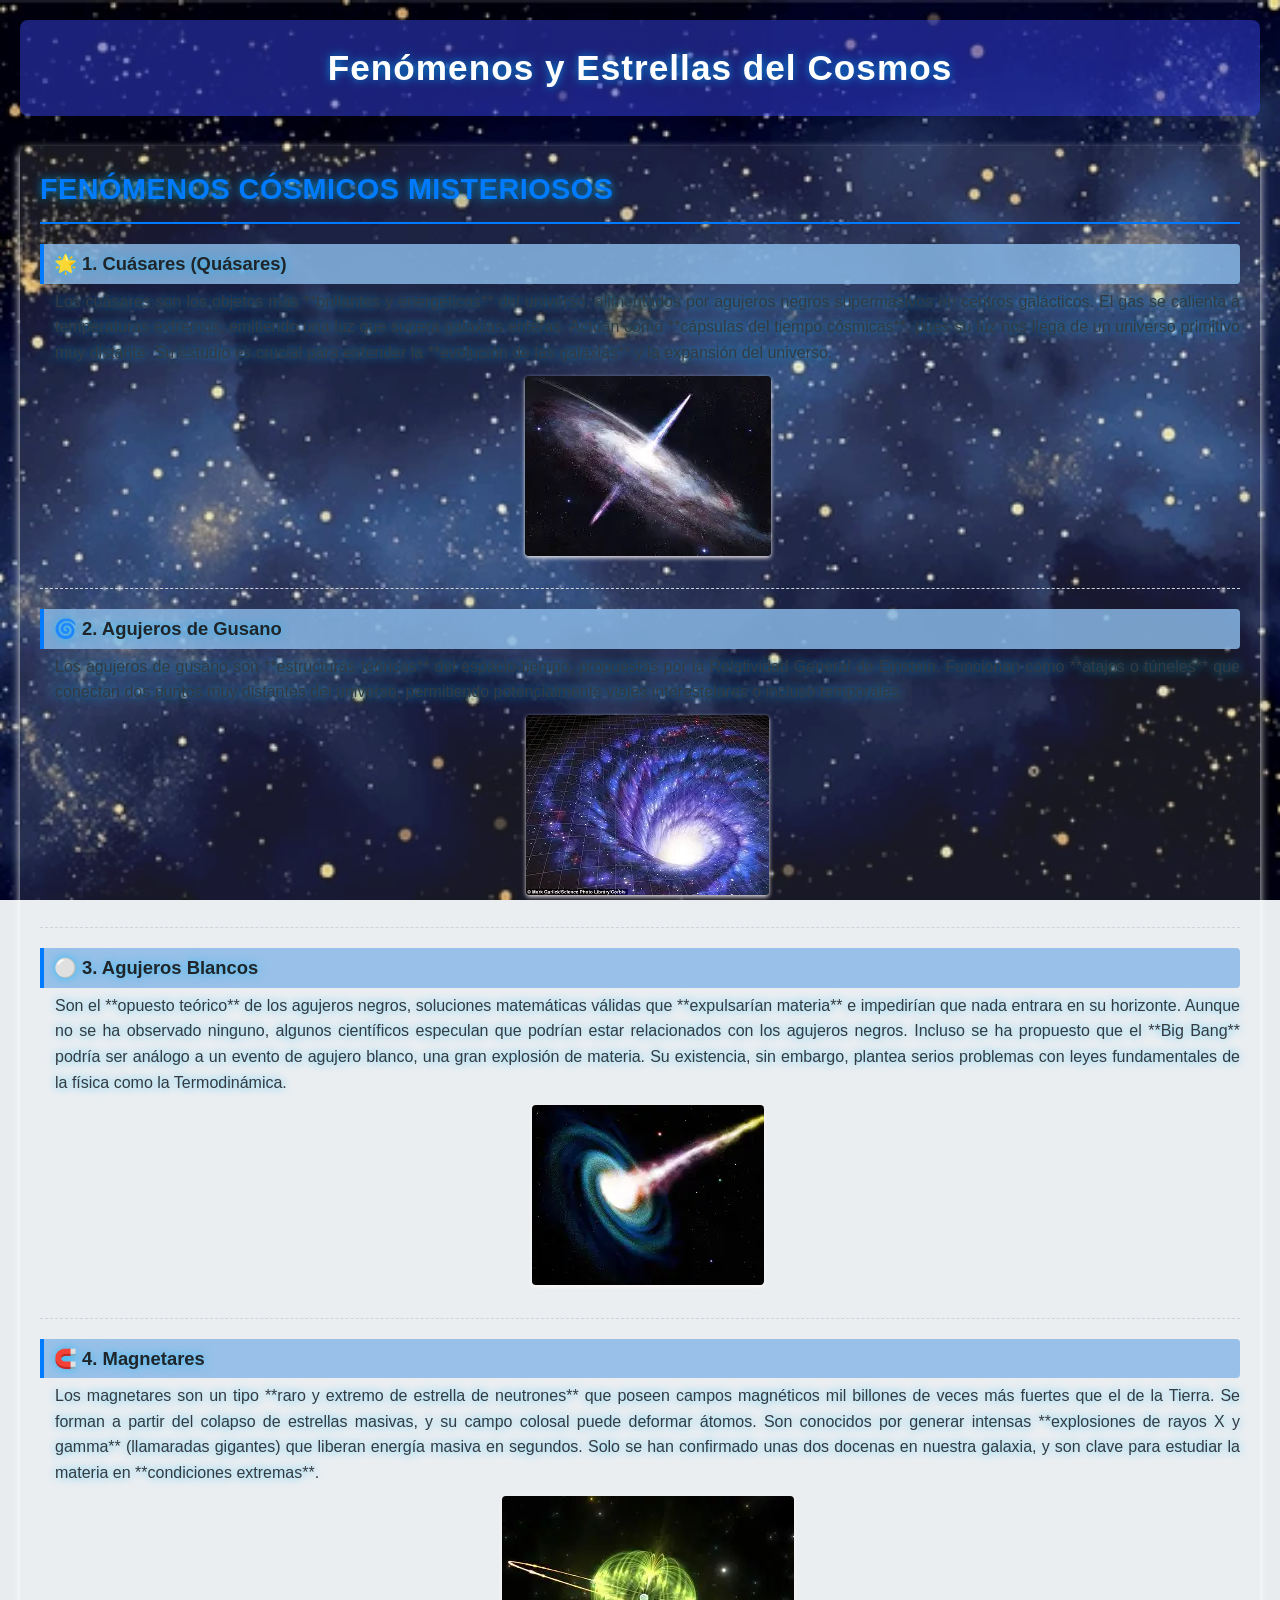
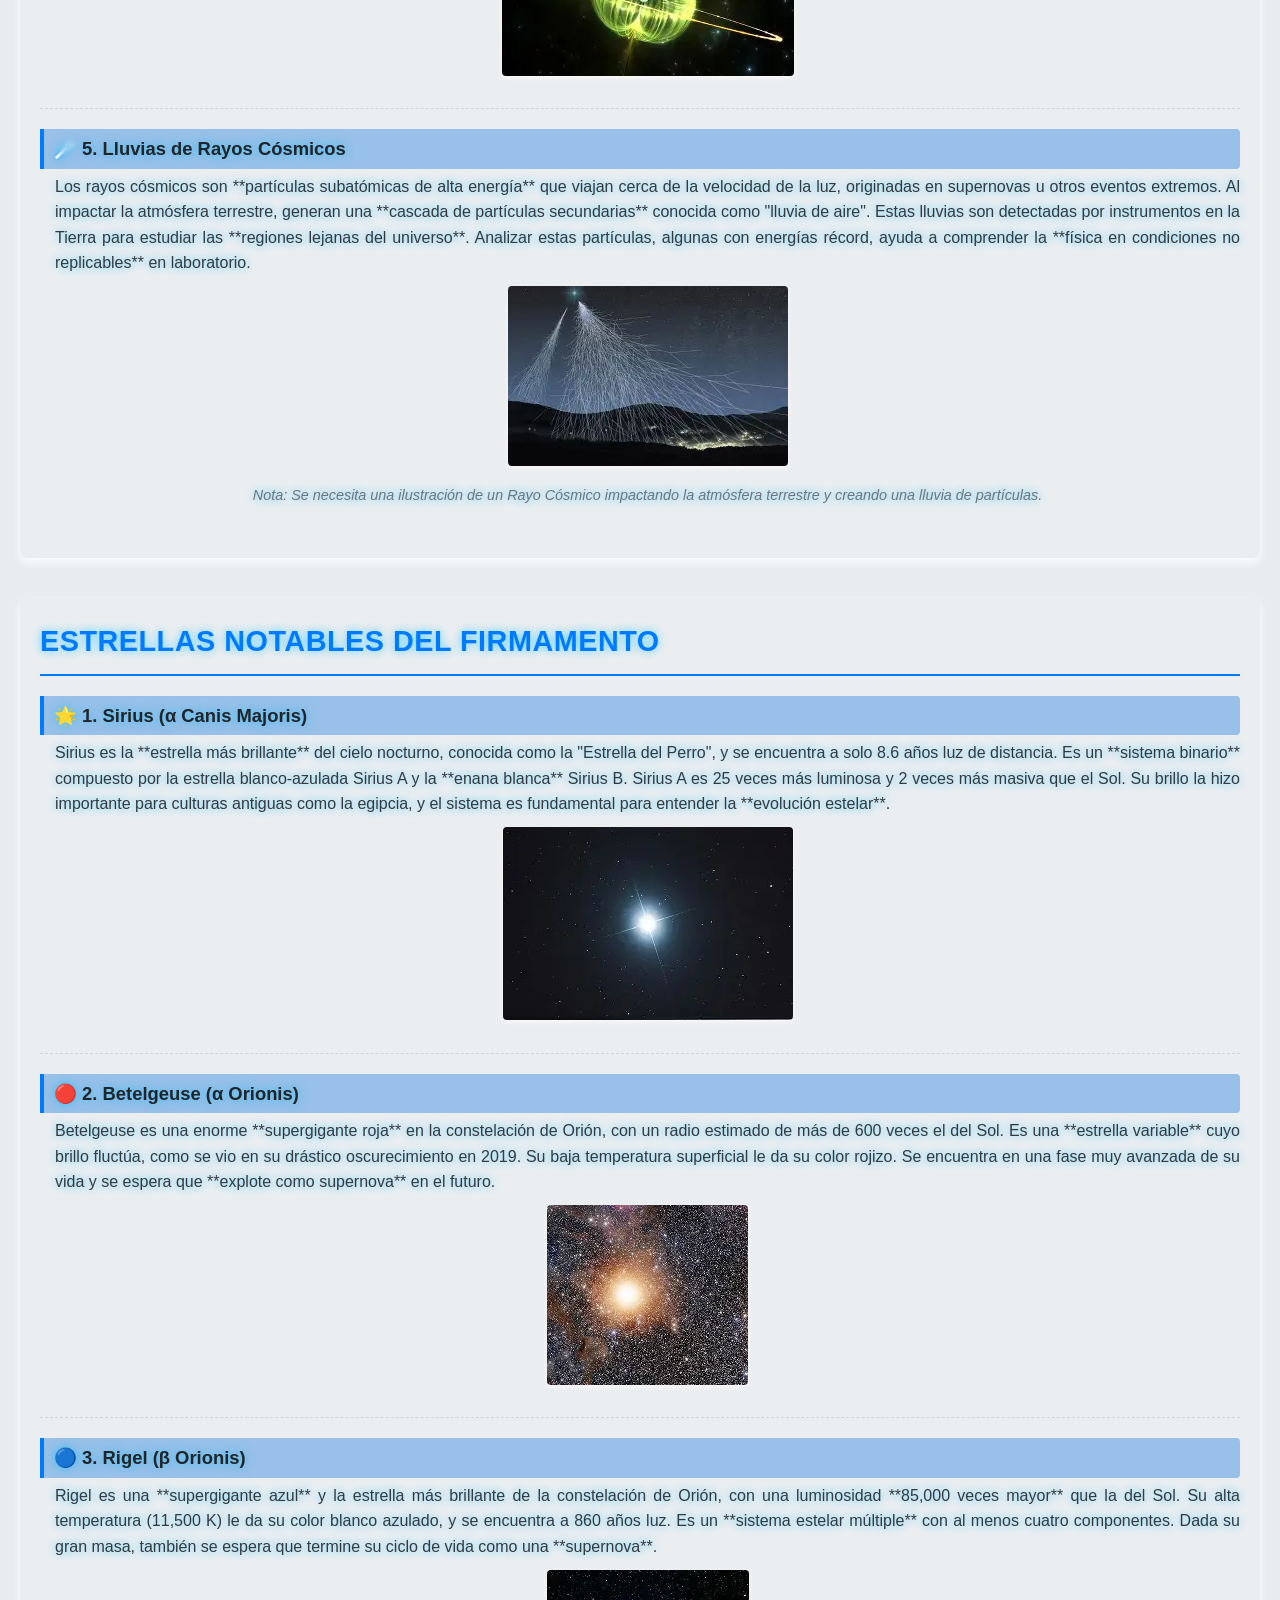
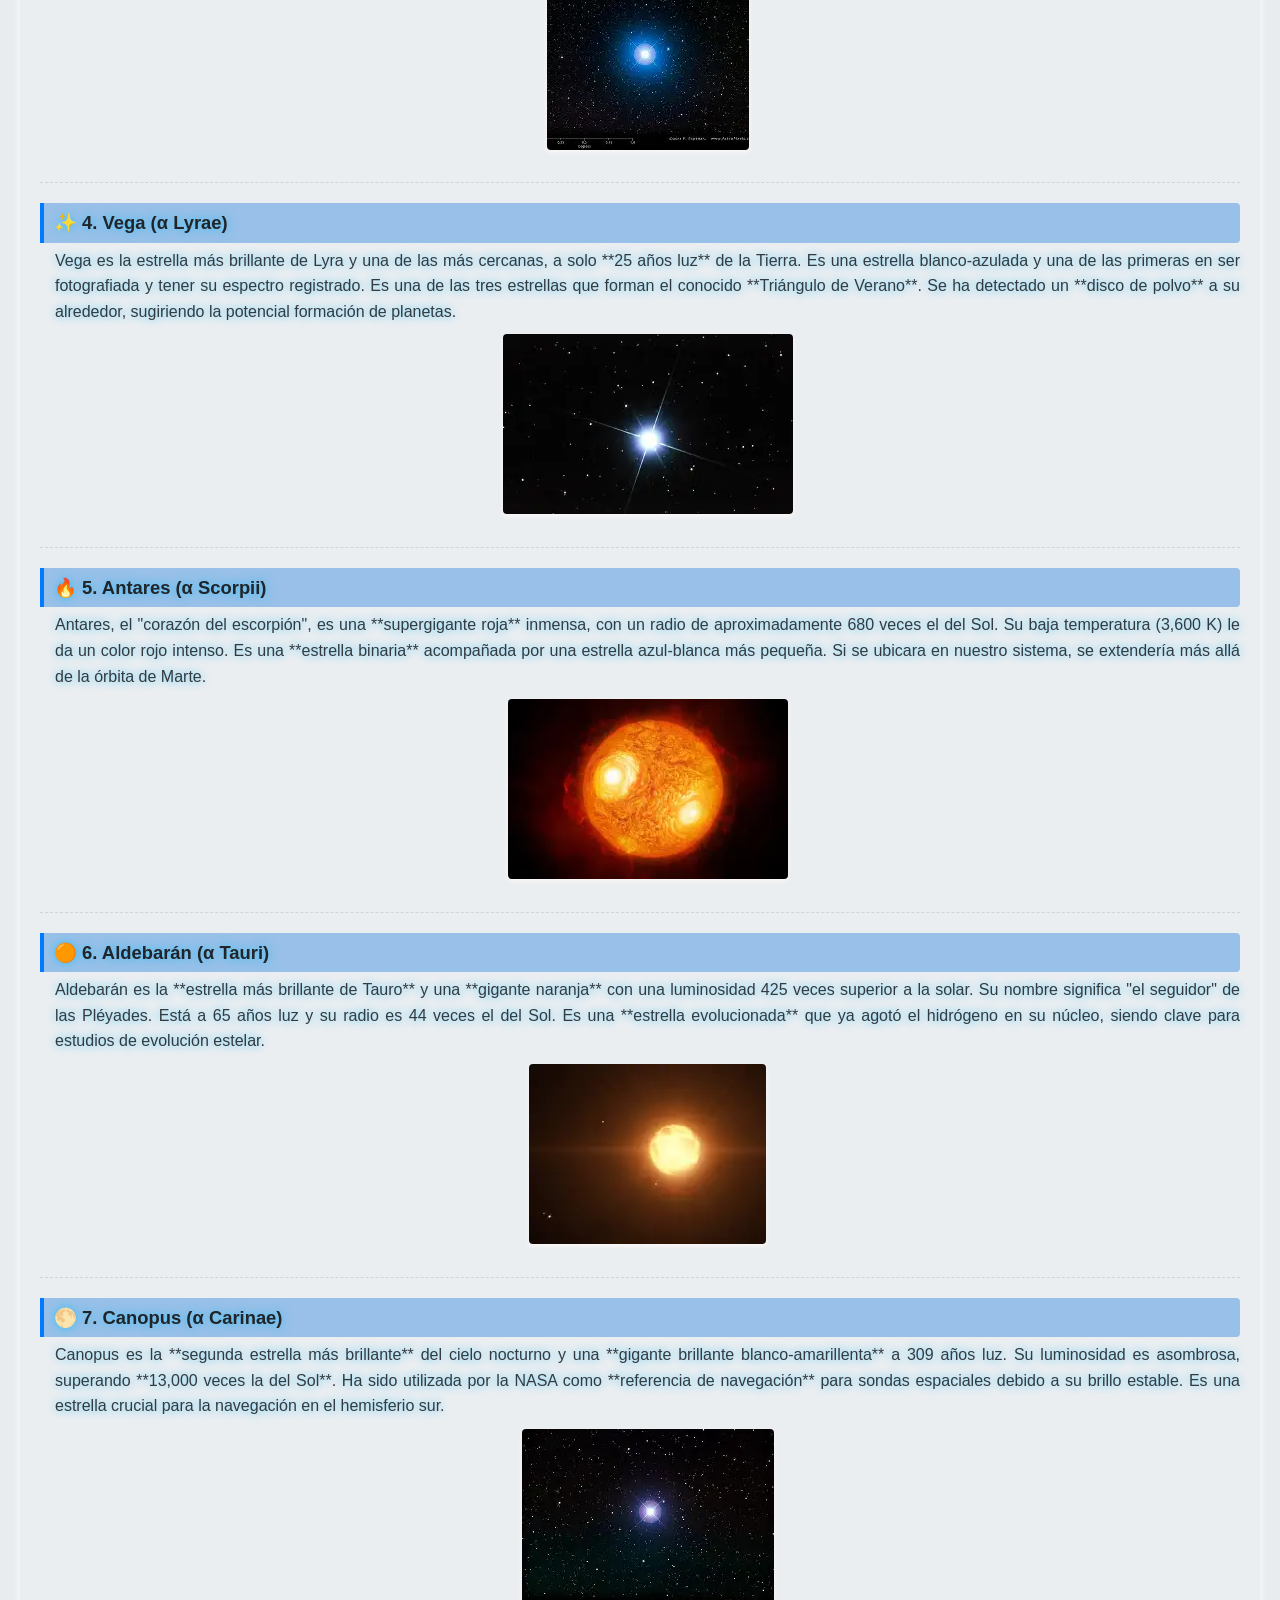
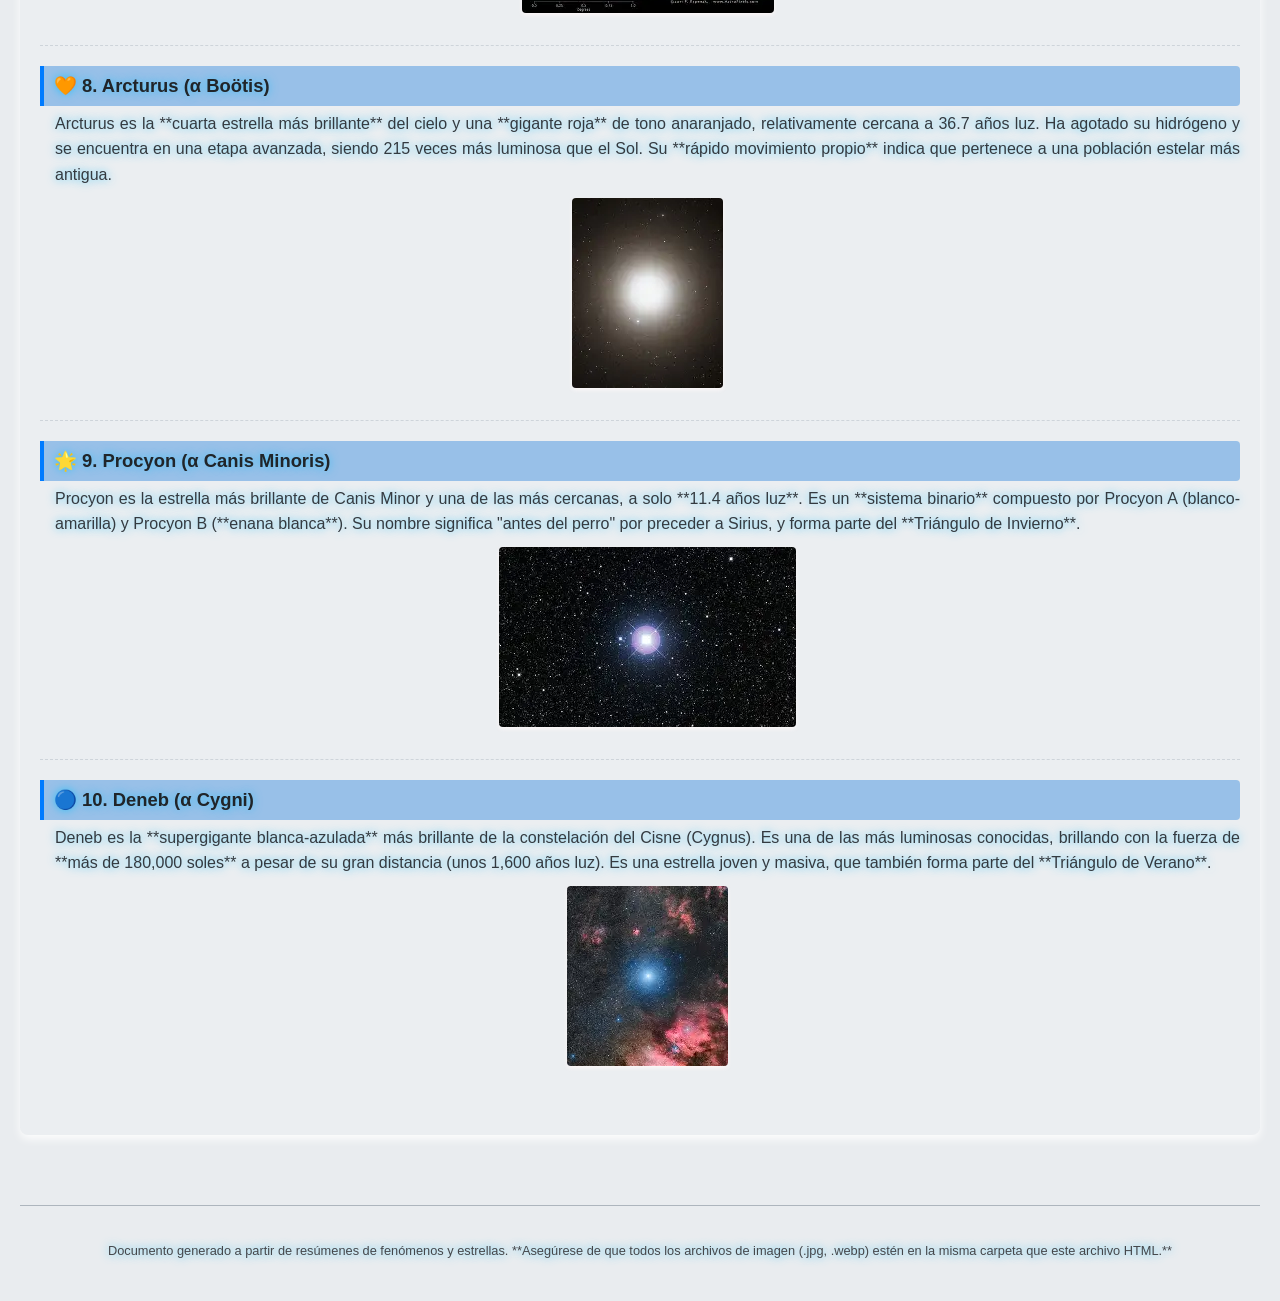
<file: estrellas.html>
<!DOCTYPE html>
<html lang="es">
<head>
    <meta charset="UTF-8">
    <meta name="viewport" content="width=device-width, initial-scale=1.0">
    <title>Resumen Cósmico: Fenómenos y Estrellas</title>
    <link rel = "stylesheet" href="estrellas.css">
    <style>
        body { font-family: 'Segoe UI', Tahoma, Geneva, Verdana, sans-serif; line-height: 1.6; margin: 20px; background-color: #e9ecef; color: #343a40; }
        header { text-align: center; padding: 20px; background-color: #3a46ee7a; color: white; border-radius: 8px; margin-bottom: 30px; }
        h1 { margin: 0; }
        h2 { color: #007bff; margin-top: 0; border-bottom: 2px solid #007bff; padding-bottom: 10px; }
        .seccion { background-color: rgba(255, 255, 255, 0.096); padding: 20px; border-radius: 8px; box-shadow: 0 4px 10px rgba(255, 255, 255, 0.918); margin-bottom: 40px; }
        dl { margin-top: 15px; }
        dt { font-weight: bold; margin-top: 20px; color: #212529; font-size: 1.15em; border-left: 4px solid #007bff; padding-left: 10px; }
        dd { margin-left: 0; padding-top: 5px; padding-bottom: 15px; border-bottom: 1px dashed #ced4da; }
        dd:last-of-type { border-bottom: none; }
        
        /* Estilos para las imágenes */
        .contenido-imagen {
            display: block;
            margin-top: 10px;
            margin-bottom: 10px;
        }
        .contenido-imagen img {
            max-width: 100%; /* Hace que la imagen sea responsive */
            height: auto;
            border-radius: 4px;
            box-shadow: 0 2px 4px rgba(255, 248, 248, 0.897);
        }
        .imagen-placeholder { 
            font-style: italic; 
            color: #6c757d; 
            display: block; 
            margin-top: 5px; 
            font-size: 0.9em; 
        }
    </style>
</head>
<body>

    <header>
        <h1>Fenómenos y Estrellas del Cosmos</h1>
    </header>

    <main>
        <section class="seccion">
            <h2>Fenómenos Cósmicos Misteriosos</h2>
            <dl>
                <dt>🌟 1. Cuásares (Quásares)</dt>
                <dd>Los cuásares son los objetos más **brillantes y energéticos** del universo, alimentados por agujeros negros supermasivos en centros galácticos. El gas se calienta a temperaturas extremas, emitiendo una luz que supera galaxias enteras. Actúan como **cápsulas del tiempo cósmicas**, pues su luz nos llega de un universo primitivo muy distante. Su estudio es crucial para entender la **evolución de las galaxias** y la expansión del universo.
                    
                    <div class="contenido-imagen">
                        <img src="1Cuásares.jpg.webp" alt="Ilustración de un Cuásar con disco de acreción y chorros de plasma.">
                    </div>

                <dt>🌀 2. Agujeros de Gusano</dt>
                <dd>Los agujeros de gusano son **estructuras teóricas** del espacio-tiempo, propuestas por la Relatividad General de Einstein. Funcionan como **atajos o túneles** que conectan dos puntos muy distantes del universo, permitiendo potencialmente viajes interestelares o incluso temporales. 
                    
                    <div class="contenido-imagen">
                        <img src="2gusano.jpg.webp" alt="Diagrama de un Agujero de Gusano conectando dos puntos del espacio-tiempo.">
                    </div>

                <dt>⚪ 3. Agujeros Blancos</dt>
                <dd>Son el **opuesto teórico** de los agujeros negros, soluciones matemáticas válidas que **expulsarían materia** e impedirían que nada entrara en su horizonte. Aunque no se ha observado ninguno, algunos científicos especulan que podrían estar relacionados con los agujeros negros. Incluso se ha propuesto que el **Big Bang** podría ser análogo a un evento de agujero blanco, una gran explosión de materia. Su existencia, sin embargo, plantea serios problemas con leyes fundamentales de la física como la Termodinámica.
                    
                    <div class="contenido-imagen">
                        <img src="3blanco.jpg" alt="Ilustración teórica de un Agujero Blanco expulsando materia.">
                    </div>

                <dt>🧲 4. Magnetares</dt>
                <dd>Los magnetares son un tipo **raro y extremo de estrella de neutrones** que poseen campos magnéticos mil billones de veces más fuertes que el de la Tierra. Se forman a partir del colapso de estrellas masivas, y su campo colosal puede deformar átomos. Son conocidos por generar intensas **explosiones de rayos X y gamma** (llamaradas gigantes) que liberan energía masiva en segundos. Solo se han confirmado unas dos docenas en nuestra galaxia, y son clave para estudiar la materia en **condiciones extremas**.
                    
                    <div class="contenido-imagen">
                        <img src="4Magnetares.jpg" alt="Ilustración de un Magnetar con intensas líneas de campo magnético.">
                    </div>

                <dt>☄️ 5. Lluvias de Rayos Cósmicos</dt>
                <dd>Los rayos cósmicos son **partículas subatómicas de alta energía** que viajan cerca de la velocidad de la luz, originadas en supernovas u otros eventos extremos. Al impactar la atmósfera terrestre, generan una **cascada de partículas secundarias** conocida como "lluvia de aire". Estas lluvias son detectadas por instrumentos en la Tierra para estudiar las **regiones lejanas del universo**. Analizar estas partículas, algunas con energías récord, ayuda a comprender la **física en condiciones no replicables** en laboratorio.
                    
                    <div class="contenido-imagen">
                        <img src="5Lluvias.jpg" alt="Diagrama de un Rayo Cósmico impactando la atmósfera y creando una lluvia de partículas.">
                    </div>
                    <span class="imagen-placeholder">Nota: Se necesita una ilustración de un Rayo Cósmico impactando la atmósfera terrestre y creando una lluvia de partículas.</span>
                </dd>
            </dl>
        </section>

        <section class="seccion">
            <h2>Estrellas Notables del Firmamento </h2>
            <dl>
                <dt>🌟 1. Sirius (α Canis Majoris)</dt>
                <dd>Sirius es la **estrella más brillante** del cielo nocturno, conocida como la "Estrella del Perro", y se encuentra a solo 8.6 años luz de distancia. Es un **sistema binario** compuesto por la estrella blanco-azulada Sirius A y la **enana blanca** Sirius B. Sirius A es 25 veces más luminosa y 2 veces más masiva que el Sol. Su brillo la hizo importante para culturas antiguas como la egipcia, y el sistema es fundamental para entender la **evolución estelar**.
                    <div class="contenido-imagen">
                        <img src="Sirius.jpg" alt="Diagrama del sistema binario de Sirius A y Sirius B.">
                    </div>  

                <dt>🔴 2. Betelgeuse (α Orionis)</dt>
                <dd>Betelgeuse es una enorme **supergigante roja** en la constelación de Orión, con un radio estimado de más de 600 veces el del Sol. Es una **estrella variable** cuyo brillo fluctúa, como se vio en su drástico oscurecimiento en 2019. Su baja temperatura superficial le da su color rojizo. Se encuentra en una fase muy avanzada de su vida y se espera que **explote como supernova** en el futuro.
                    <div class="contenido-imagen">
                        <img src="Betelgeuse.jpg" alt="Comparativa de tamaño de Betelgeuse con el Sistema Solar.">
                    </div>

                <dt>🔵 3. Rigel (β Orionis)</dt>
                <dd>Rigel es una **supergigante azul** y la estrella más brillante de la constelación de Orión, con una luminosidad **85,000 veces mayor** que la del Sol. Su alta temperatura (11,500 K) le da su color blanco azulado, y se encuentra a 860 años luz. Es un **sistema estelar múltiple** con al menos cuatro componentes. Dada su gran masa, también se espera que termine su ciclo de vida como una **supernova**.
                    <div class="contenido-imagen">
                        <img src="Rigel.jpg" alt="Imagen astronómica de Rigel destacando su color azul-blanco.">
                    </div>

                <dt>✨ 4. Vega (α Lyrae)</dt>
                <dd>Vega es la estrella más brillante de Lyra y una de las más cercanas, a solo **25 años luz** de la Tierra. Es una estrella blanco-azulada y una de las primeras en ser fotografiada y tener su espectro registrado. Es una de las tres estrellas que forman el conocido **Triángulo de Verano**. Se ha detectado un **disco de polvo** a su alrededor, sugiriendo la potencial formación de planetas.
                    <div class="contenido-imagen">
                        <img src="Vega.jpg" alt="Ilustración del disco de polvo detectado alrededor de Vega.">
                    </div>

                <dt>🔥 5. Antares (α Scorpii)</dt>
                <dd>Antares, el "corazón del escorpión", es una **supergigante roja** inmensa, con un radio de aproximadamente 680 veces el del Sol. Su baja temperatura (3,600 K) le da un color rojo intenso. Es una **estrella binaria** acompañada por una estrella azul-blanca más pequeña. Si se ubicara en nuestro sistema, se extendería más allá de la órbita de Marte.
                    <div class="contenido-imagen">
                        <img src="Antares.jpg" alt="Gráfico comparativo del tamaño de Antares con el Sol y otras estrellas.">
                    </div>

                <dt>🟠 6. Aldebarán (α Tauri)</dt>
                <dd>Aldebarán es la **estrella más brillante de Tauro** y una **gigante naranja** con una luminosidad 425 veces superior a la solar. Su nombre significa "el seguidor" de las Pléyades. Está a 65 años luz y su radio es 44 veces el del Sol. Es una **estrella evolucionada** que ya agotó el hidrógeno en su núcleo, siendo clave para estudios de evolución estelar.
                    <div class="contenido-imagen">
                        <img src="Aldebarán.jpg" alt="Imagen o ilustración de la gigante naranja Aldebarán.">
                    </div>

                <dt>🌕 7. Canopus (α Carinae)</dt>
                <dd>Canopus es la **segunda estrella más brillante** del cielo nocturno y una **gigante brillante blanco-amarillenta** a 309 años luz. Su luminosidad es asombrosa, superando **13,000 veces la del Sol**. Ha sido utilizada por la NASA como **referencia de navegación** para sondas espaciales debido a su brillo estable. Es una estrella crucial para la navegación en el hemisferio sur.
                    <div class="contenido-imagen">
                        <img src="Canopus.jpg" alt="Imagen de Canopus destacando su brillo en el cielo austral.">
                    </div>

                <dt>🧡 8. Arcturus (α Boötis)</dt>
                <dd>Arcturus es la **cuarta estrella más brillante** del cielo y una **gigante roja** de tono anaranjado, relativamente cercana a 36.7 años luz. Ha agotado su hidrógeno y se encuentra en una etapa avanzada, siendo 215 veces más luminosa que el Sol. Su **rápido movimiento propio** indica que pertenece a una población estelar más antigua.
                    <div class="contenido-imagen">
                        <img src="Arcturus.jpg" alt="Ilustración del rápido movimiento propio de Arcturus.">
                    </div>

                <dt>🌟 9. Procyon (α Canis Minoris)</dt>
                <dd>Procyon es la estrella más brillante de Canis Minor y una de las más cercanas, a solo **11.4 años luz**. Es un **sistema binario** compuesto por Procyon A (blanco-amarilla) y Procyon B (**enana blanca**). Su nombre significa "antes del perro" por preceder a Sirius, y forma parte del **Triángulo de Invierno**.
                    <div class="contenido-imagen">
                        <img src="Procyon.jpg" alt="Diagrama del sistema binario de Procyon.">
                    </div>

                <dt>🔵 10. Deneb (α Cygni)</dt>
                <dd>Deneb es la **supergigante blanca-azulada** más brillante de la constelación del Cisne (Cygnus). Es una de las más luminosas conocidas, brillando con la fuerza de **más de 180,000 soles** a pesar de su gran distancia (unos 1,600 años luz). Es una estrella joven y masiva, que también forma parte del **Triángulo de Verano**.
                    <div class="contenido-imagen">
                        <img src="Deneb.jpg" alt="Imagen de la constelación Cygnus destacando a Deneb como parte del Triángulo de Verano.">
                    </div>
            </dl>
        </section>

    </main>

    <footer>
        <p style="text-align: center; font-size: 0.8em; color: #45474b; padding: 20px;">Documento generado a partir de resúmenes de fenómenos y estrellas. **Asegúrese de que todos los archivos de imagen (.jpg, .webp) estén en la misma carpeta que este archivo HTML.**</p>
    </footer>

</body>
</html>
</file>
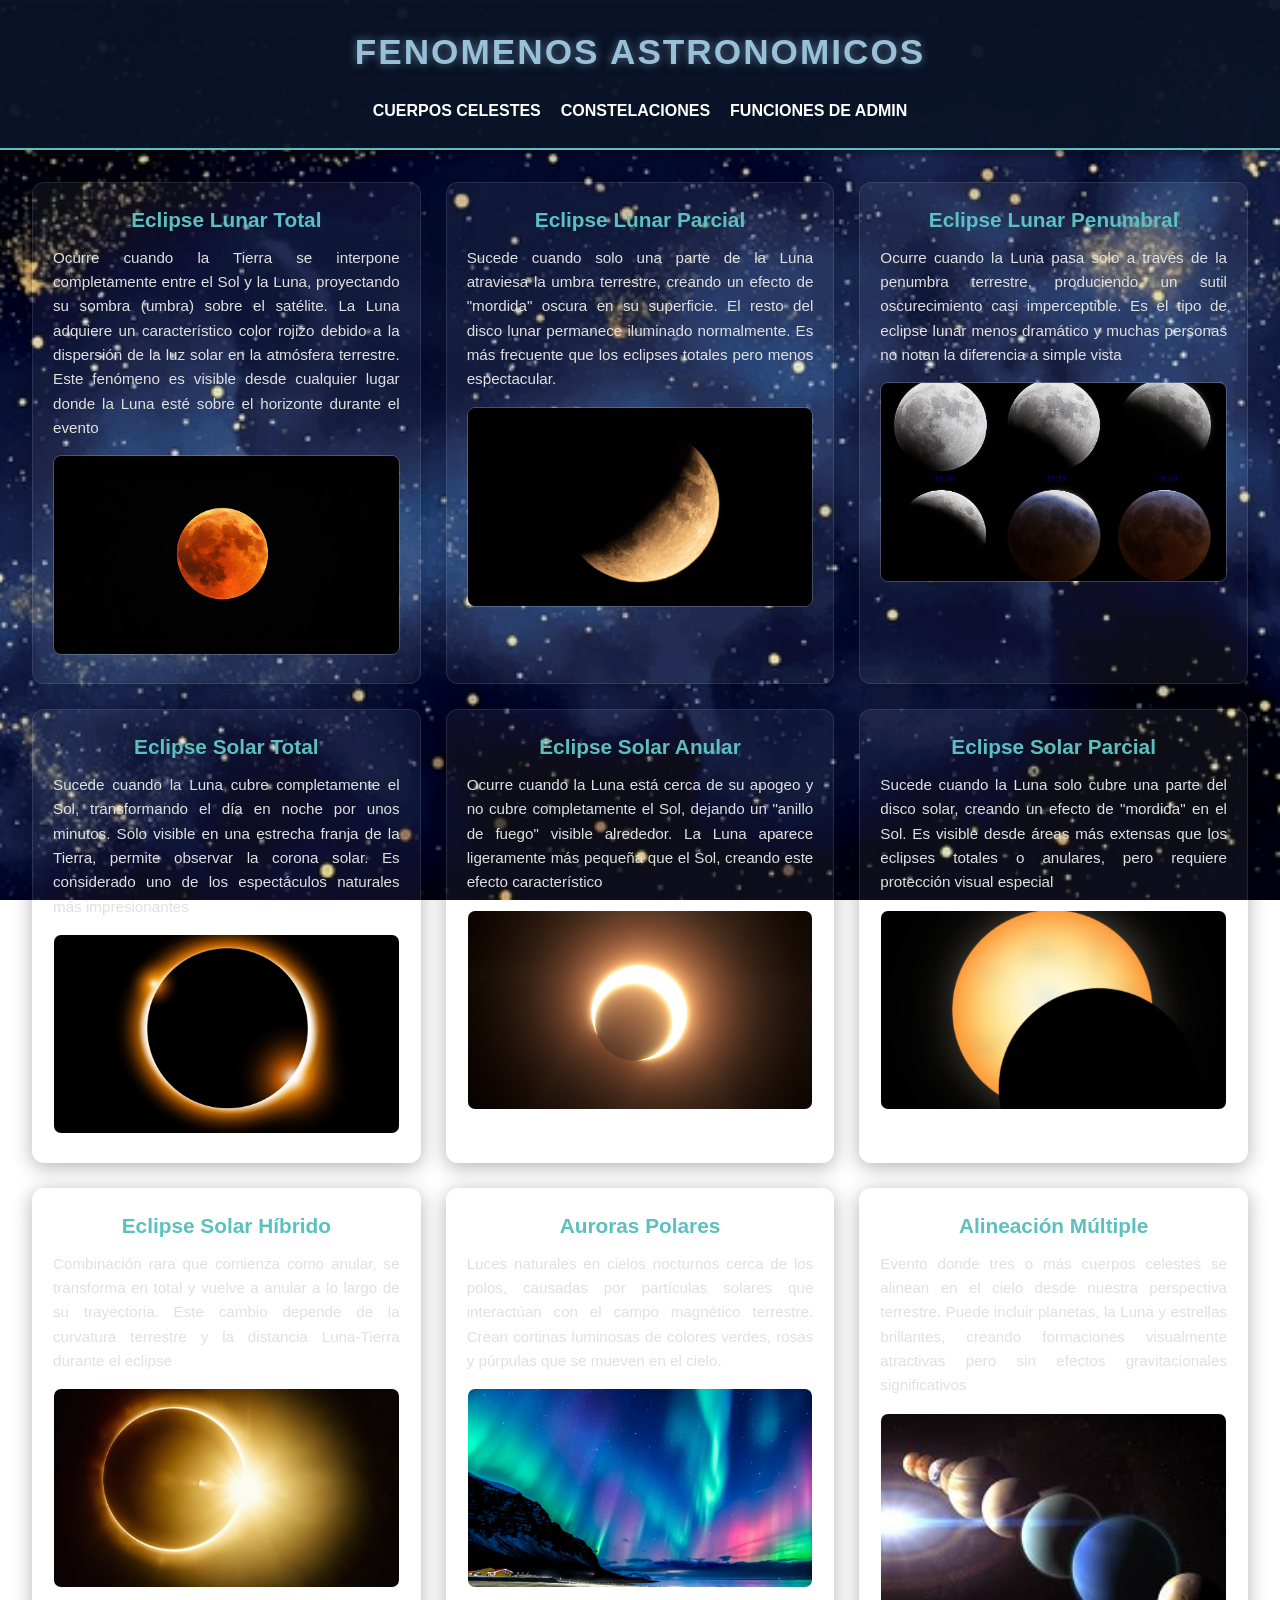
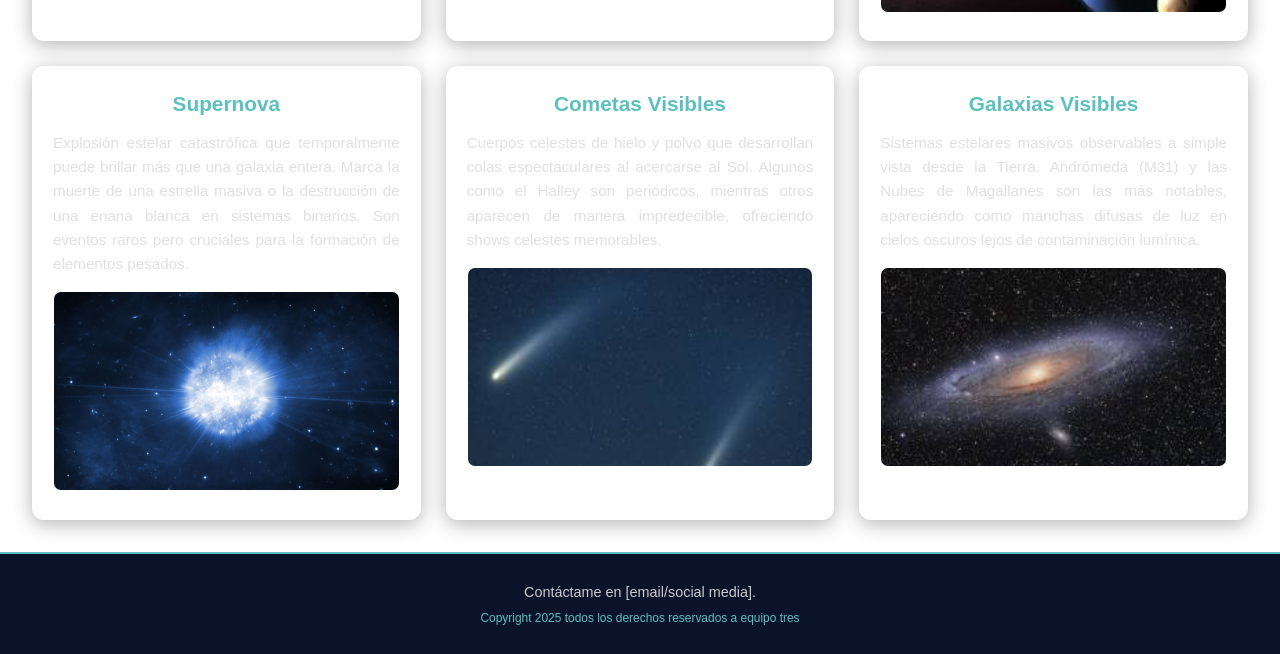
<file: festividades.html>
<!DOCTYPE html>
<html lang="en">
<head>
    <meta name="title" content="Proyecto HTML5">
    <meta name="description" content="¨Proyecto del segundo parcial ">
    <meta name="kerwords" content="html,  Proyecto,curso html5, aplicaciones web">
    <meta name="author" content="SOFIA VERONICA">
    <meta charset="UTF-8">
    <meta name="viewport" content="width=device-width, initial-scale=1.0">
    <link rel="stylesheet" href="diseño2.css">
    <title>EL ESPACIO</title>
</head>
<body>
    

    <header>
        <h1>FENOMENOS ASTRONOMICOS</h1>
        <nav class="generos">
            <ul>
                <li> <a href="planetas.html">CUERPOS CELESTES</a></li>
                <li><a href="constelaciones.html">CONSTELACIONES</a></li>
                <li><a href="admin.html">FUNCIONES DE ADMIN</a></li>
            </ul>
        </nav>
    </header>
    
    <main>
    <div class="contenedor">
        <div class="planeta-card">
        
        <h3>Eclipse Lunar Total</h3>
        <p>Ocurre cuando la Tierra se interpone completamente entre el Sol y la Luna, proyectando su sombra (umbra) sobre el satélite. La Luna adquiere un característico color rojizo debido a la dispersión de la luz solar en la atmósfera terrestre. Este fenómeno es visible desde cualquier lugar donde la Luna esté sobre el horizonte durante el evento</p>
        <img src="imagenes proyecto/fenomenos/1.jpeg" alt="">
        </div>
        <div class="planeta-card">
        
        <h3>Eclipse Lunar Parcial</h3>
        <p>Sucede cuando solo una parte de la Luna atraviesa la umbra terrestre, creando un efecto de "mordida" oscura en su superficie. El resto del disco lunar permanece iluminado normalmente. Es más frecuente que los eclipses totales pero menos espectacular.</p>
        <img src="imagenes proyecto/fenomenos/2.jpeg" alt="">
        </div>
        <div class="planeta-card">
        
        <h3>Eclipse Lunar Penumbral</h3>
        <p> Ocurre cuando la Luna pasa solo a través de la penumbra terrestre, produciendo un sutil oscurecimiento casi imperceptible. Es el tipo de eclipse lunar menos dramático y muchas personas no notan la diferencia a simple vista</p>
        <img src="imagenes proyecto/fenomenos/3.jpeg" alt="">
        </div>
        <div class="planeta-card">
        
        <h3>Eclipse Solar Total</h3>
        <p>Sucede cuando la Luna cubre completamente el Sol, transformando el día en noche por unos minutos. Solo visible en una estrecha franja de la Tierra, permite observar la corona solar. Es considerado uno de los espectáculos naturales más impresionantes</p>
        <img src="imagenes proyecto/fenomenos/4.jpeg" alt="">
        </div>
        <div class="planeta-card">
        
        <h3>Eclipse Solar Anular</h3>
        <p>Ocurre cuando la Luna está cerca de su apogeo y no cubre completamente el Sol, dejando un "anillo de fuego" visible alrededor. La Luna aparece ligeramente más pequeña que el Sol, creando este efecto característico</p>
        <img src="imagenes proyecto/fenomenos/5.jpeg" alt="">
        </div>
        <div class="planeta-card">
        
        <h3>Eclipse Solar Parcial</h3>
        <p>Sucede cuando la Luna solo cubre una parte del disco solar, creando un efecto de "mordida" en el Sol. Es visible desde áreas más extensas que los eclipses totales o anulares, pero requiere protección visual especial</p>
        <img src="imagenes proyecto/fenomenos/6.jpeg" alt="">
        </div>
        <div class="planeta-card">
        
        <h3>Eclipse Solar Híbrido</h3>
        <p>Combinación rara que comienza como anular, se transforma en total y vuelve a anular a lo largo de su trayectoria. Este cambio depende de la curvatura terrestre y la distancia Luna-Tierra durante el eclipse</p>
        <img src="imagenes proyecto/fenomenos/7.jpeg" alt="">
        </div>
        <div class="planeta-card">
        
        <h3>Auroras Polares</h3>
        <p>Luces naturales en cielos nocturnos cerca de los polos, causadas por partículas solares que interactúan con el campo magnético terrestre. Crean cortinas luminosas de colores verdes, rosas y púrpulas que se mueven en el cielo.</p>
        <img src="imagenes proyecto/fenomenos/8.jpeg" alt="">
        </div>
        <div class="planeta-card">
    
        
        <h3>Alineación Múltiple</h3>
        <p>Evento donde tres o más cuerpos celestes se alinean en el cielo desde nuestra perspectiva terrestre. Puede incluir planetas, la Luna y estrellas brillantes, creando formaciones visualmente atractivas pero sin efectos gravitacionales significativos</p>
        <img src="imagenes proyecto/fenomenos/9.jpeg" alt="">
        </div>
        <div class="planeta-card">
        <h3>Supernova</h3>
        <p>Explosión estelar catastrófica que temporalmente puede brillar más que una galaxia entera. Marca la muerte de una estrella masiva o la destrucción de una enana blanca en sistemas binarios. Son eventos raros pero cruciales para la formación de elementos pesados.</p>
        <img src="imagenes proyecto/fenomenos/10.jpeg" alt="">
        
        </div>

        <div class="planeta-card"> 
        <h3>Cometas Visibles</h3>
        <p>Cuerpos celestes de hielo y polvo que desarrollan colas espectaculares al acercarse al Sol. Algunos como el Halley son periódicos, mientras otros aparecen de manera impredecible, ofreciendo shows celestes memorables.</p>
        <img src="imagenes proyecto/fenomenos/11.jpeg" alt="">
        </div>

        <div class="planeta-card">
        <h3>Galaxias Visibles</h3>
        <p>Sistemas estelares masivos observables a simple vista desde la Tierra. Andrómeda (M31) y las Nubes de Magallanes son las más notables, apareciendo como manchas difusas de luz en cielos oscuros lejos de contaminación lumínica.</p>
        <img src="imagenes proyecto/fenomenos/12.jpeg" alt="">
        </div>
    </div>
    
    </main>
    <footer>
        <p>Contáctame en [email/social media].</p>
        <h5>Copyright 2025 todos los derechos reservados a equipo tres </h5>
    </footer>
    
</body>
</html>
</file>
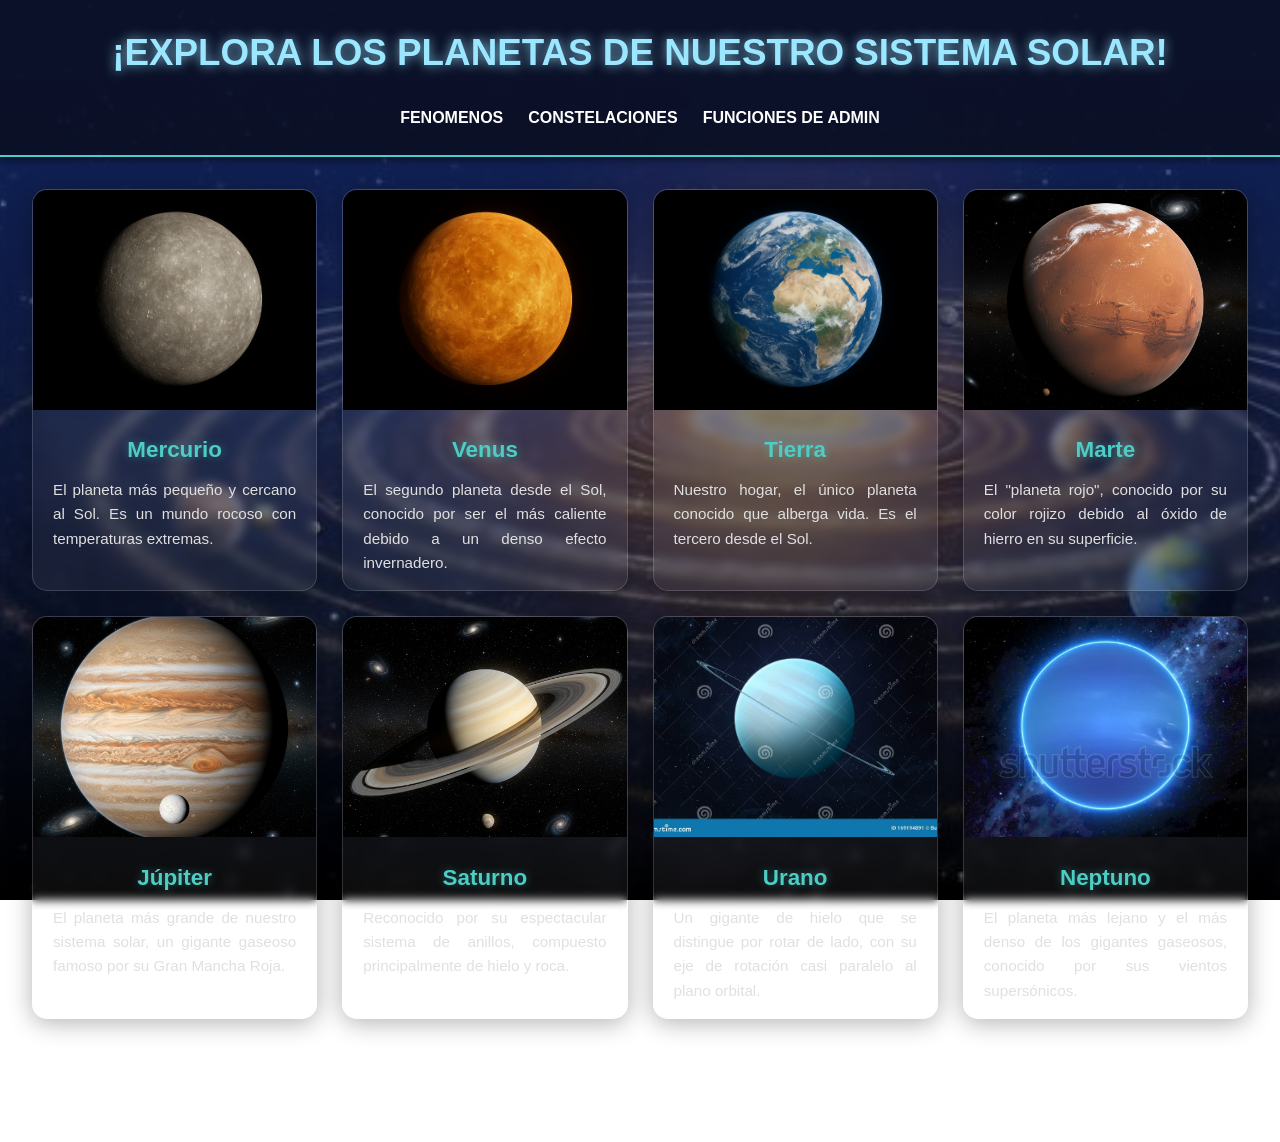
<file: planetas.html>
<!DOCTYPE html>
<html lang="es">
<head>
    <meta charset="UTF-8">
    <meta name="viewport" content="width=device-width, initial-scale=1.0">
    <title>Los Planetas del Sistema Solar</title>
    <link rel="stylesheet" href="solar.css">
    
        
</head>
<body>

    <header>
        <h1>¡Explora los Planetas de Nuestro Sistema Solar!</h1>

        <nav class="generos">
            <ul>
                <li><a href="festividades.html">FENOMENOS</a></li>
                <li><a href="constelaciones.html">CONSTELACIONES</a></li>
                <li><a href="admin.html">FUNCIONES DE ADMIN</a></li>

                
                
            </ul>
        </nav>
    </header>

    <main>
        <div class="planeta-card">
    <img src="imagenes proyecto/sistema solar/mercurio.jpg" alt="Imagen del planeta Mercurio">
    <div class="planeta-info">
        <h3>Mercurio</h3>
        <p>El planeta más pequeño y cercano al Sol. Es un mundo rocoso con temperaturas extremas.</p>
    </div>
    </div>

        <div class="planeta-card">
            <img src="imagenes proyecto/sistema solar/venus.jpg" alt="Imagen del planeta Venus">
            <div class="planeta-info">
                <h3>Venus</h3>
                <p>El segundo planeta desde el Sol, conocido por ser el más caliente debido a un denso efecto invernadero.</p>
            </div>
        </div>

        <div class="planeta-card">
            <img src="imagenes proyecto/sistema solar/tierra.jpg" alt="Imagen del planeta Tierra">
            <div class="planeta-info">
                <h3>Tierra</h3>
                <p>Nuestro hogar, el único planeta conocido que alberga vida. Es el tercero desde el Sol.</p>
            </div>
        </div>

        <div class="planeta-card">
            <img src="imagenes proyecto/sistema solar/marte.jpg" alt="Imagen del planeta Marte">
            <div class="planeta-info">
                <h3>Marte</h3>
                <p>El "planeta rojo", conocido por su color rojizo debido al óxido de hierro en su superficie.</p>
            </div>
        </div>

        <div class="planeta-card">
            <img src="imagenes proyecto/sistema solar/jupiter.jpg" alt="Imagen del planeta Júpiter">
            <div class="planeta-info">
                <h3>Júpiter</h3>
                <p>El planeta más grande de nuestro sistema solar, un gigante gaseoso famoso por su Gran Mancha Roja.</p>
            </div>
        </div>

        <div class="planeta-card">
            <img src="imagenes proyecto/sistema solar/sarturno.jpg" alt="Imagen del planeta Saturno">
            <div class="planeta-info">
                <h3>Saturno</h3>
                <p>Reconocido por su espectacular sistema de anillos, compuesto principalmente de hielo y roca.</p>
            </div>
        </div>

        <div class="planeta-card">
            <img src="imagenes proyecto/sistema solar/urano.jpg" alt="Imagen del planeta Urano">
            <div class="planeta-info">
                <h3>Urano</h3>
                <p>Un gigante de hielo que se distingue por rotar de lado, con su eje de rotación casi paralelo al plano orbital.</p>
            </div>
        </div>

        <div class="planeta-card">
            <img src="imagenes proyecto/sistema solar/neptuno.jpg" alt="Imagen del planeta Neptuno">
            <div class="planeta-info">
                <h3>Neptuno</h3>
                <p>El planeta más lejano y el más denso de los gigantes gaseosos, conocido por sus vientos supersónicos.</p>
            </div>
        </div>

        <a href="estre.html" class="btn">Siguiente-></a>
        
    </main>

</body>
</html>
</file>
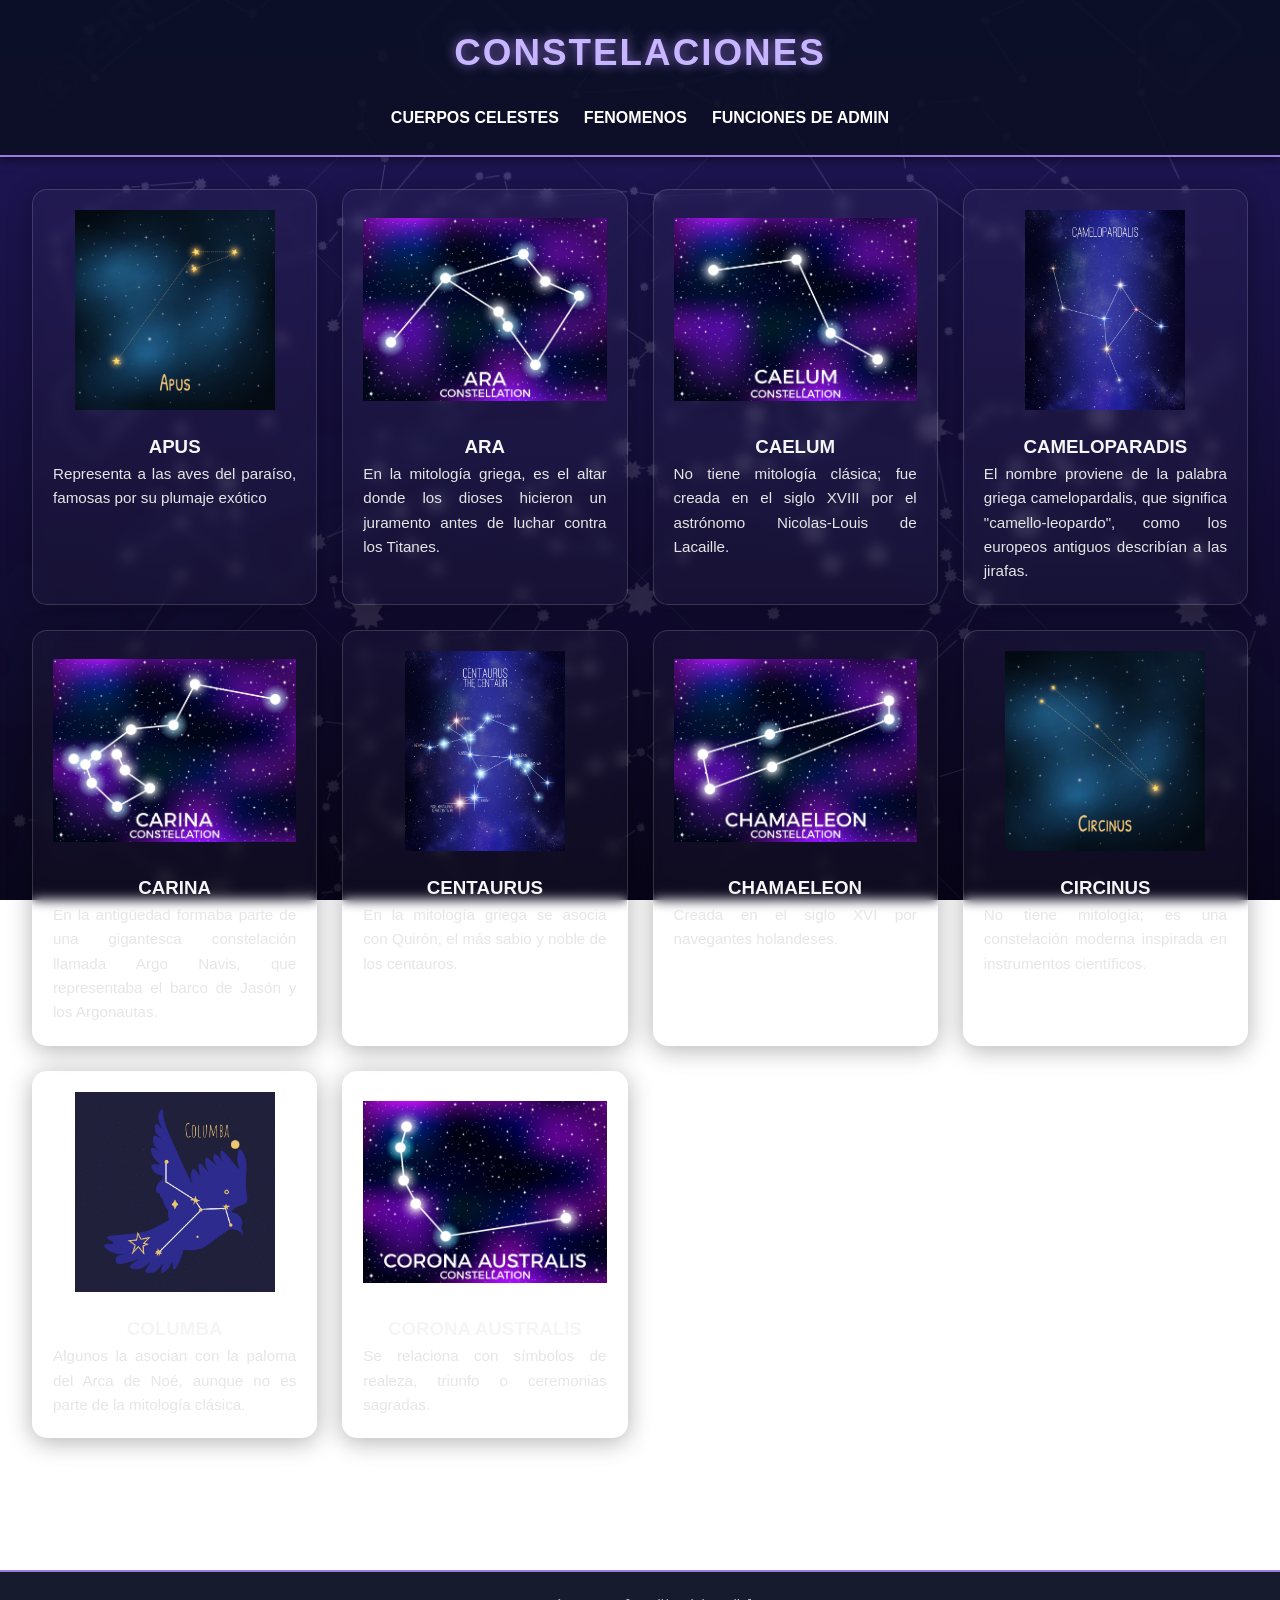
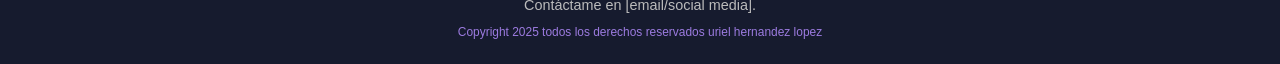
<file: tipos de constelaciones.html>
<!DOCTYPE html>
<html lang="en">
<head>
    <meta charset="UTF-8">
    <meta name="viewport" content="width=device-width, initial-scale=1.0">
    <link rel="stylesheet" href="signos.css">
    <title>Document</title>
</head>
<body>
    <header>
        <h1>Constelaciones </h1>
        <nav class=" constelaciones">
            <ul>
                <li> <a href="planetas.html">CUERPOS CELESTES</a></li>
                <li> <a href="festividades.html">FENOMENOS</a></li>
                <li><a href="admin.html">FUNCIONES DE ADMIN</a></li>
            </ul>
        </nav>
    </header>
    <section id="constelaciones">
        
    </section>
    <main>
    <div class="contenedor">
        <div class="planeta-card">
    <img src="imagenes proyecto/imagenes/apus.png" alt="constelacion 1">
    <h3>APUS</h3>
    <p>Representa a las aves del paraíso, famosas por su plumaje exótico</p>
</div>
<div class="planeta-card">
    <img src="imagenes proyecto/imagenes/ara.png" alt="constelacion 2">
    <h3>ARA</h3>
    <p>En la mitología griega, es el altar donde los dioses hicieron un juramento antes de luchar contra los Titanes.</p>
</div>
<div class="planeta-card">
    <img src="imagenes proyecto/imagenes/caelum.png" alt="constelacion 3">
    <h3>CAELUM</h3>
    <p>No tiene mitología clásica; fue creada en el siglo XVIII por el astrónomo Nicolas-Louis de Lacaille.</p>
</div>
<div class="planeta-card">
    <img src="imagenes proyecto/imagenes/cameloparadis.png" alt="constelacion 4">
    <h3>CAMELOPARADIS</h3>
    <p>El nombre proviene de la palabra griega camelopardalis, que significa "camello-leopardo", como los europeos antiguos describían a las jirafas.</p>
</div>
<div class="planeta-card">
    <img src="imagenes proyecto/imagenes/carina.png" alt="constelacion 5">
    <h3>CARINA</h3>
    <p>En la antigüedad formaba parte de una gigantesca constelación llamada Argo Navis, que representaba el barco de Jasón y los Argonautas.</p>
</div>
<div class="planeta-card">
    <img src="imagenes proyecto/imagenes/centaurus.png" alt="constelacion 6"> 
    <h3>CENTAURUS</h3>
    <p>En la mitología griega se asocia con Quirón, el más sabio y noble de los centauros.</p>
</div>
<div class="planeta-card">
    <img src="imagenes proyecto/imagenes/chamaeleon.png" alt="constelacion 7">
    <h3>CHAMAELEON</h3>
    <p>Creada en el siglo XVI por navegantes holandeses.</p>
</div>
<div class="planeta-card">
    <img src="imagenes proyecto/imagenes/circinus.png" alt="constelacion 8">
    <h3>CIRCINUS</h3>
    <p>No tiene mitología; es una constelación moderna inspirada en instrumentos científicos.</p>
</div>
<div class="planeta-card">
    <img src="imagenes proyecto/imagenes/columba.png" alt="constelacion 9">
    <h3>COLUMBA</h3>
    <p>Algunos la asocian con la paloma del Arca de Noé, aunque no es parte de la mitología clásica.</p>
</div>
<div class="planeta-card">
    <img src="imagenes proyecto/imagenes/corona australis.png" alt="constelacion 10">
    <h3>CORONA AUSTRALIS</h3>
    <p>Se relaciona con símbolos de realeza, triunfo o ceremonias sagradas.</p>
</div>
        
    </div>

    <a href="constelaciones.html" class="btn"><-Atras</a>
    </main>
    <footer>
        <p>Contáctame en [email/social media].</p>
        <h5>Copyright 2025 todos los derechos reservados uriel hernandez lopez</h5>
    </footer>
    
</body>
</html>
</file>
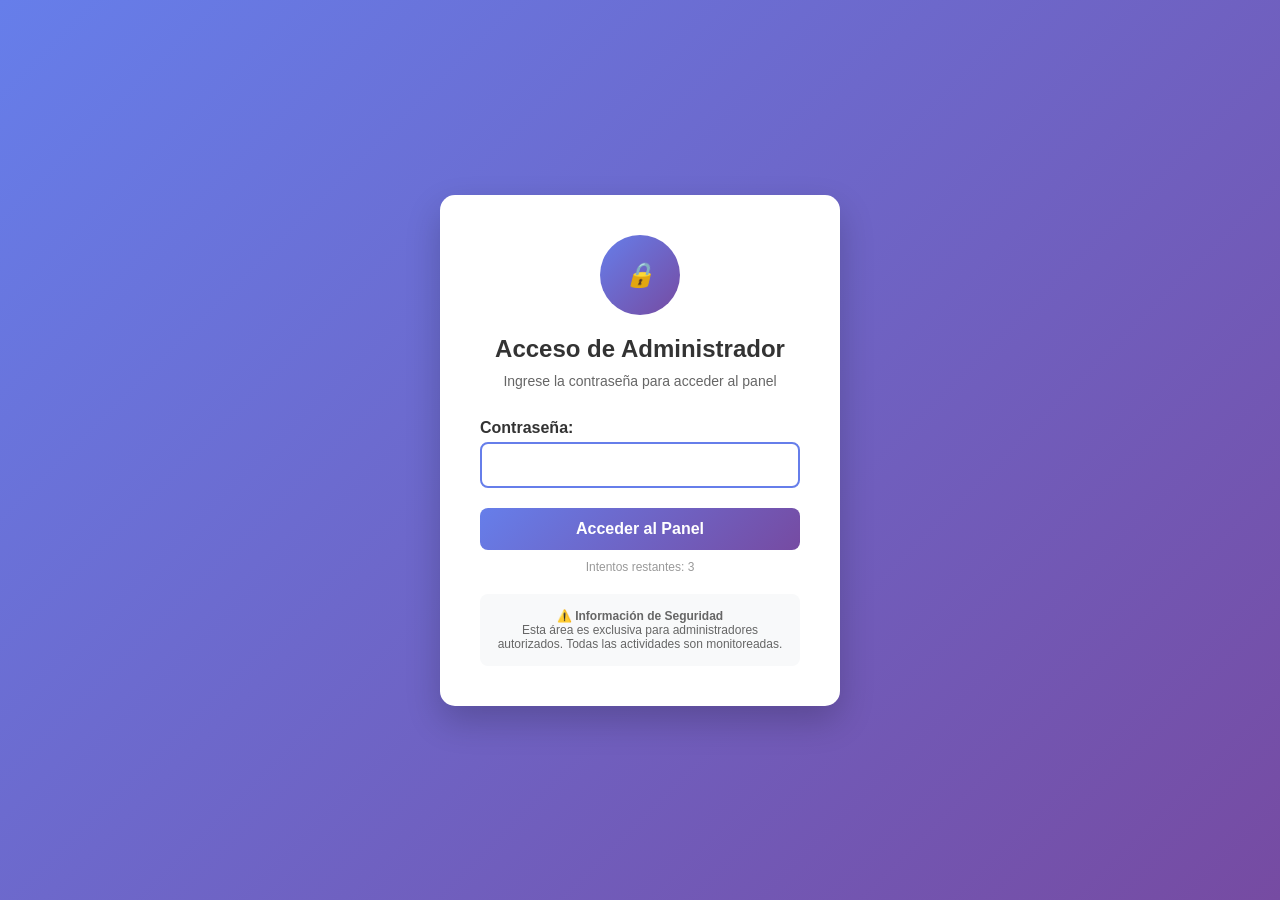
<file: abp/admin.html>
<!DOCTYPE html>
<html lang="es">
<head>
    <meta charset="UTF-8">
    <meta name="viewport" content="width=device-width, initial-scale=1.0">
    <title>Acceso de Administrador</title>
    <style>
        * {
            margin: 0;
            padding: 0;
            box-sizing: border-box;
            font-family: 'Arial', sans-serif;
        }

        body {
            background: linear-gradient(135deg, #667eea 0%, #764ba2 100%);
            min-height: 100vh;
            display: flex;
            justify-content: center;
            align-items: center;
        }

        .admin-container {
            background: white;
            padding: 40px;
            border-radius: 15px;
            box-shadow: 0 15px 35px rgba(0, 0, 0, 0.2);
            width: 100%;
            max-width: 400px;
            text-align: center;
        }

        .logo {
            width: 80px;
            height: 80px;
            background: linear-gradient(135deg, #667eea 0%, #764ba2 100%);
            border-radius: 50%;
            margin: 0 auto 20px;
            display: flex;
            justify-content: center;
            align-items: center;
            color: white;
            font-size: 24px;
        }

        h1 {
            color: #333;
            margin-bottom: 10px;
            font-size: 24px;
        }

        .subtitle {
            color: #666;
            margin-bottom: 30px;
            font-size: 14px;
        }

        .form-group {
            margin-bottom: 20px;
            text-align: left;
        }

        label {
            display: block;
            margin-bottom: 5px;
            color: #333;
            font-weight: bold;
        }

        input[type="password"] {
            width: 100%;
            padding: 12px 15px;
            border: 2px solid #e1e1e1;
            border-radius: 8px;
            font-size: 16px;
            transition: border-color 0.3s ease;
        }

        input[type="password"]:focus {
            outline: none;
            border-color: #667eea;
        }

        .btn-login {
            width: 100%;
            padding: 12px;
            background: linear-gradient(135deg, #667eea 0%, #764ba2 100%);
            color: white;
            border: none;
            border-radius: 8px;
            font-size: 16px;
            font-weight: bold;
            cursor: pointer;
            transition: transform 0.2s ease;
        }

        .btn-login:hover {
            transform: translateY(-2px);
        }

        .btn-login:active {
            transform: translateY(0);
        }

        .error-message {
            color: #e74c3c;
            margin-top: 10px;
            font-size: 14px;
            display: none;
        }

        .security-info {
            margin-top: 20px;
            padding: 15px;
            background: #f8f9fa;
            border-radius: 8px;
            font-size: 12px;
            color: #666;
        }

        .attempts-counter {
            margin-top: 10px;
            font-size: 12px;
            color: #999;
        }

        /* Animaciones */
        @keyframes shake {
            0%, 100% { transform: translateX(0); }
            25% { transform: translateX(-10px); }
            75% { transform: translateX(10px); }
        }

        .shake {
            animation: shake 0.5s ease-in-out;
        }

        /* Estilos para el panel de administrador */
        .admin-panel {
            display: none;
            background: white;
            padding: 40px;
            border-radius: 15px;
            box-shadow: 0 15px 35px rgba(0, 0, 0, 0.2);
            width: 100%;
            max-width: 800px;
        }

        .admin-header {
            display: flex;
            justify-content: space-between;
            align-items: center;
            margin-bottom: 30px;
            padding-bottom: 20px;
            border-bottom: 2px solid #f1f1f1;
        }

        .welcome-message {
            color: #333;
        }

        .btn-logout {
            padding: 8px 16px;
            background: #e74c3c;
            color: white;
            border: none;
            border-radius: 5px;
            cursor: pointer;
        }

        .admin-grid {
            display: grid;
            grid-template-columns: repeat(auto-fit, minmax(200px, 1fr));
            gap: 20px;
            margin-bottom: 30px;
        }

        .admin-card {
            background: #f8f9fa;
            padding: 25px;
            border-radius: 10px;
            text-align: center;
            text-decoration: none;
            color: #333;
            transition: transform 0.3s ease, box-shadow 0.3s ease;
            border: 2px solid transparent;
        }

        .admin-card:hover {
            transform: translateY(-5px);
            box-shadow: 0 10px 25px rgba(0, 0, 0, 0.1);
            border-color: #667eea;
        }

        .admin-card h3 {
            margin-bottom: 10px;
            color: #333;
        }

        .admin-card p {
            color: #666;
            font-size: 14px;
        }

        .stats-container {
            background: #f8f9fa;
            padding: 20px;
            border-radius: 10px;
            margin-top: 20px;
        }

        .stats-grid {
            display: grid;
            grid-template-columns: repeat(auto-fit, minmax(150px, 1fr));
            gap: 15px;
        }

        .stat-item {
            text-align: center;
            padding: 15px;
        }

        .stat-number {
            font-size: 24px;
            font-weight: bold;
            color: #667eea;
        }

        .stat-label {
            font-size: 12px;
            color: #666;
            margin-top: 5px;
        }
    </style>
</head>
<body>
    <!-- Formulario de Login -->
    <div class="admin-container" id="loginContainer">
        <div class="logo">
            <i>🔒</i>
        </div>
        <h1>Acceso de Administrador</h1>
        <p class="subtitle">Ingrese la contraseña para acceder al panel</p>
        
        <form id="adminForm">
            <div class="form-group">
                <label for="password">Contraseña:</label>
                <input type="password" id="password" name="password" required autocomplete="off">
            </div>
            
            <button type="submit" class="btn-login">Acceder al Panel</button>
            
            <div class="error-message" id="errorMessage">
                Contraseña incorrecta. Por favor, intente nuevamente.
            </div>
            
            <div class="attempts-counter" id="attemptsCounter">
                Intentos restantes: <span id="attemptsLeft">3</span>
            </div>
        </form>
        
        <div class="security-info">
            <strong>⚠️ Información de Seguridad</strong><br>
            Esta área es exclusiva para administradores autorizados.
            Todas las actividades son monitoreadas.
        </div>
    </div>

    <!-- Panel de Administrador (se muestra después del login) -->
    <div class="admin-panel" id="adminPanel">
        <div class="admin-header">
            <div>
                <h1 class="welcome-message">Bienvenido, Administrador</h1>
                <p>Panel de Control del Sistema de Planetas</p>
            </div>
            <button class="btn-logout" onclick="logout()">Cerrar Sesión</button>
        </div>

        <div class="admin-grid">
            <a href="consultar.html" class="admin-card">
                <h3>🌍 Consultar Planetas</h3>
                <p>Ver todos los planetas del sistema</p>
            </a>
            
            <a href="formulario_actualizar.html" class="admin-card">
                <h3>✏️ Actualizar Planetas</h3>
                <p>Modificar datos de planetas existentes</p>
            </a>
            
            <a href="editar.php" class="admin-card">
                <h3>🔧 Editar Planetas</h3>
                <p>Interface completa de edición</p>
            </a>
            
            <a href="formulario_eliminar.html" class="admin-card">
                <h3>🗑️ Eliminar Planetas</h3>
                <p>Eliminar planetas del sistema</p>
            </a>
            
            <a href="consult_seg.php" class="admin-card">
                <h3>👥 Seguridad</h3>
                <p>Gestión de usuarios del sistema</p>
            </a>
            
            <a href="#" class="admin-card" onclick="showStats()">
                <h3>📊 Estadísticas</h3>
                <p>Ver métricas del sistema</p>
            </a>
        </div>

        <div class="stats-container" id="statsContainer" style="display: none;">
            <h3>Estadísticas del Sistema</h3>
            <div class="stats-grid">
                <div class="stat-item">
                    <div class="stat-number" id="totalPlanets">8</div>
                    <div class="stat-label">Planetas Totales</div>
                </div>
                <div class="stat-item">
                    <div class="stat-number" id="activeUsers">3</div>
                    <div class="stat-label">Usuarios Activos</div>
                </div>
                <div class="stat-item">
                    <div class="stat-number" id="systemStatus">100%</div>
                    <div class="stat-label">Estado del Sistema</div>
                </div>
                <div class="stat-item">
                    <div class="stat-number" id="lastUpdate">Hoy</div>
                    <div class="stat-label">Última Actualización</div>
                </div>
            </div>
        </div>
    </div>

    <script>
        // Contraseña de administrador (puedes cambiarla)
        const ADMIN_PASSWORD = "admin123";
        let attempts = 3;

        document.getElementById('adminForm').addEventListener('submit', function(e) {
            e.preventDefault();
            
            const password = document.getElementById('password').value;
            const errorMessage = document.getElementById('errorMessage');
            const attemptsLeft = document.getElementById('attemptsLeft');
            const loginContainer = document.getElementById('loginContainer');
            
            if (password === ADMIN_PASSWORD) {
                // Login exitoso
                loginContainer.style.display = 'none';
                document.getElementById('adminPanel').style.display = 'block';
                errorMessage.style.display = 'none';
            } else {
                // Login fallido
                attempts--;
                attemptsLeft.textContent = attempts;
                
                errorMessage.style.display = 'block';
                loginContainer.classList.add('shake');
                
                setTimeout(() => {
                    loginContainer.classList.remove('shake');
                }, 500);
                
                document.getElementById('password').value = '';
                document.getElementById('password').focus();
                
                if (attempts <= 0) {
                    document.getElementById('adminForm').style.display = 'none';
                    errorMessage.textContent = 'Demasiados intentos fallidos. Por favor, contacte al administrador del sistema.';
                    errorMessage.style.display = 'block';
                }
            }
        });

        function logout() {
            document.getElementById('adminPanel').style.display = 'none';
            document.getElementById('loginContainer').style.display = 'block';
            document.getElementById('password').value = '';
            document.getElementById('statsContainer').style.display = 'none';
            attempts = 3;
            document.getElementById('attemptsLeft').textContent = attempts;
            document.getElementById('adminForm').style.display = 'block';
            document.getElementById('errorMessage').style.display = 'none';
        }

        function showStats() {
            const statsContainer = document.getElementById('statsContainer');
            statsContainer.style.display = statsContainer.style.display === 'none' ? 'block' : 'none';
        }

        // Efecto de focus en el input de contraseña al cargar la página
        document.addEventListener('DOMContentLoaded', function() {
            document.getElementById('password').focus();
        });

    </script>
</body>
</html>
</file>
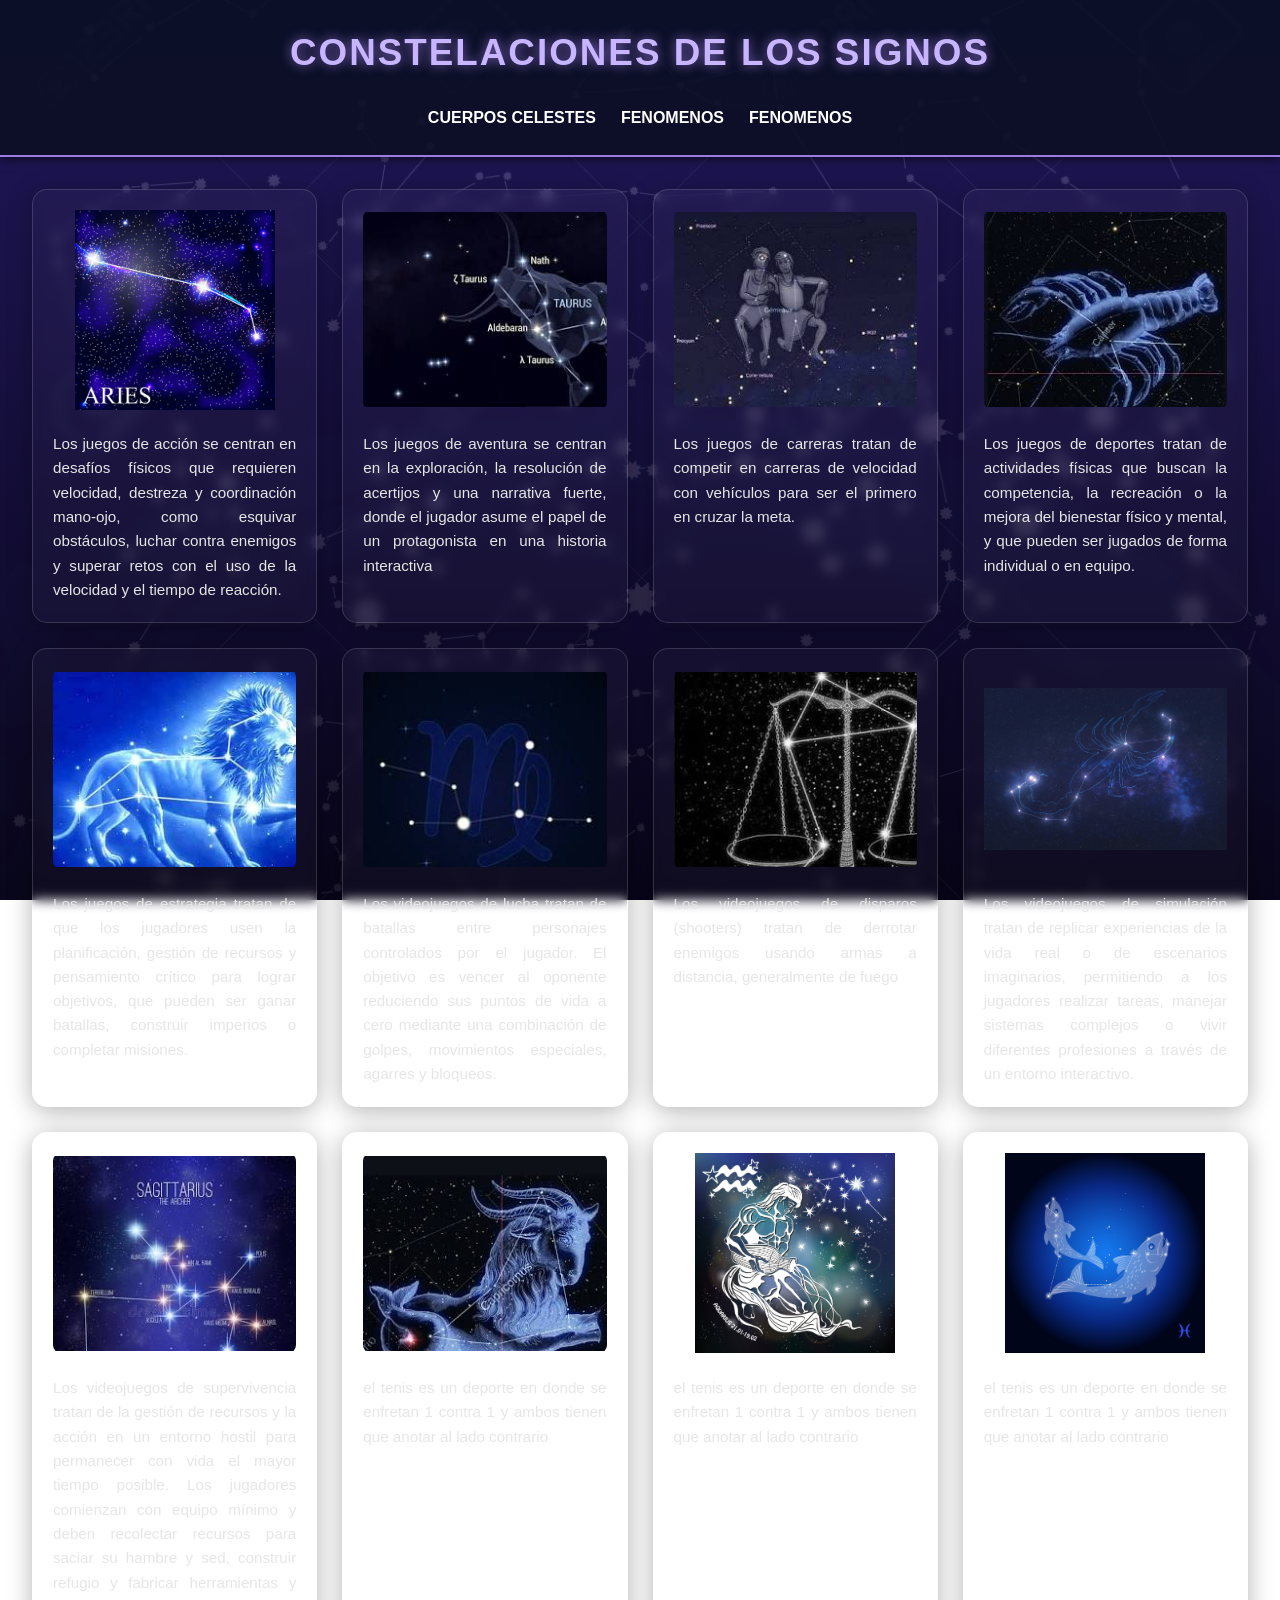
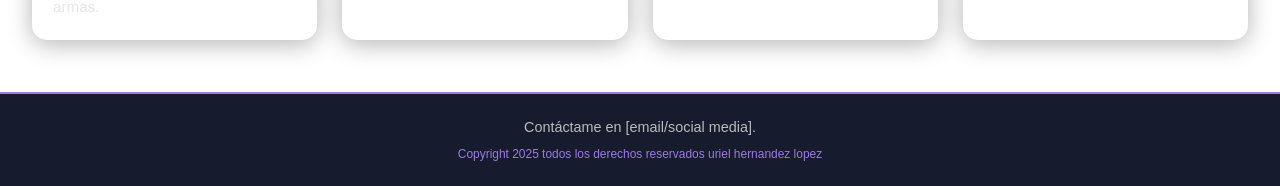
<file: abp/constelaciones.html>
<!DOCTYPE html>
<html lang="en">
<head>
    <meta charset="UTF-8">
    <meta name="viewport" content="width=device-width, initial-scale=1.0">
    <link rel="stylesheet" href="signos.css">
    <title>Document</title>
</head>
<body>
    <header>
        <h1>constelaciones de los signos</h1>
        <nav class="constelaciones">
            <ul>
                <li> <a href="index.html">CUERPOS CELESTES</a></li>
                <li> <a href="festividades.html">FENOMENOS</a></li>
                <li> <a href="">FENOMENOS</a></li>
            </ul>
        </nav>
    </header>
    <section id="constelaciones">
        
    </section>
    <main>
    <div class="contenedor">
        <div class="planeta-card">
        <img src="imagenes proyecto/imagenes-abp/signo1.png" alt="accion">
        <p>Los juegos de acción se centran en desafíos físicos que requieren velocidad, destreza y coordinación mano-ojo, como esquivar obstáculos, luchar contra enemigos y superar retos con el uso de la velocidad y el tiempo de reacción.</p>
        </div>
        <div class="planeta-card">
        <img src="imagenes proyecto/imagenes-abp/signo2.png" alt="aventura">
        <p>Los juegos de aventura se centran en la exploración, la resolución de acertijos y una narrativa fuerte, donde el jugador asume el papel de un protagonista en una historia interactiva</p>
        </div>
        <div class="planeta-card">
        <img src="imagenes proyecto/imagenes-abp/signo3.png" alt="carreras">
        <p>Los juegos de carreras tratan de competir en carreras de velocidad con vehículos para ser el primero en cruzar la meta.</p>
        </div>
        <div class="planeta-card">
        <img src="imagenes proyecto/imagenes-abp/signo4.png" alt="deportes">
        <p>Los juegos de deportes tratan de actividades físicas que buscan la competencia, la recreación o la mejora del bienestar físico y mental, y que pueden ser jugados de forma individual o en equipo.</p>
        </div>
        <div class="planeta-card">
        <img src="imagenes proyecto/imagenes-abp/signo5.png" alt="estrategia">
        <p>Los juegos de estrategia tratan de que los jugadores usen la planificación, gestión de recursos y pensamiento crítico para lograr objetivos, que pueden ser ganar batallas, construir imperios o completar misiones.</p>
        </div>
        <div class="planeta-card">
        <img src="imagenes proyecto/imagenes-abp/signo6.png" alt="lucha">
        <p>Los videojuegos de lucha tratan de batallas entre personajes controlados por el jugador. El objetivo es vencer al oponente reduciendo sus puntos de vida a cero mediante una combinación de golpes, movimientos especiales, agarres y bloqueos. </p>
        </div>
        <div class="planeta-card">
        <img src="imagenes proyecto/imagenes-abp/signo7.png" alt="shooter">
        <p>Los videojuegos de disparos (shooters) tratan de derrotar enemigos usando armas a distancia, generalmente de fuego</p>
        </div>
        <div class="planeta-card">
        <img src="imagenes proyecto/imagenes-abp/signo8.png" alt="simulacion">
        <p>Los videojuegos de simulación tratan de replicar experiencias de la vida real o de escenarios imaginarios, permitiendo a los jugadores realizar tareas, manejar sistemas complejos o vivir diferentes profesiones a través de un entorno interactivo.</p>
        </div>
        <div class="planeta-card">
        <img src="imagenes proyecto/imagenes-abp/signo9.png" alt="supervivencia">
        <p>Los videojuegos de supervivencia tratan de la gestión de recursos y la acción en un entorno hostil para permanecer con vida el mayor tiempo posible. Los jugadores comienzan con equipo mínimo y deben recolectar recursos para saciar su hambre y sed, construir refugio y fabricar herramientas y armas.</p>
        </div>
        <div class="planeta-card">
        <img src="imagenes proyecto/imagenes-abp/signo10.png" alt="rol">
        <p>el tenis es un deporte en donde se enfretan 1 contra 1 y ambos tienen que anotar al lado contrario</p>
        </div>
        <div class="planeta-card">
        <img src="imagenes proyecto/imagenes-abp/signo11.png" alt="rol">
        <p>el tenis es un deporte en donde se enfretan 1 contra 1 y ambos tienen que anotar al lado contrario</p>
        </div>
        <div class="planeta-card">
        <img src="imagenes proyecto/imagenes-abp/signo12.png" alt="rol">
        <p>el tenis es un deporte en donde se enfretan 1 contra 1 y ambos tienen que anotar al lado contrario</p>
        </div>
    </div>
    </main>
    <footer>
        <p>Contáctame en [email/social media].</p>
        <h5>Copyright 2025 todos los derechos reservados uriel hernandez lopez</h5>
    </footer>
    
</body>
</html>
</file>
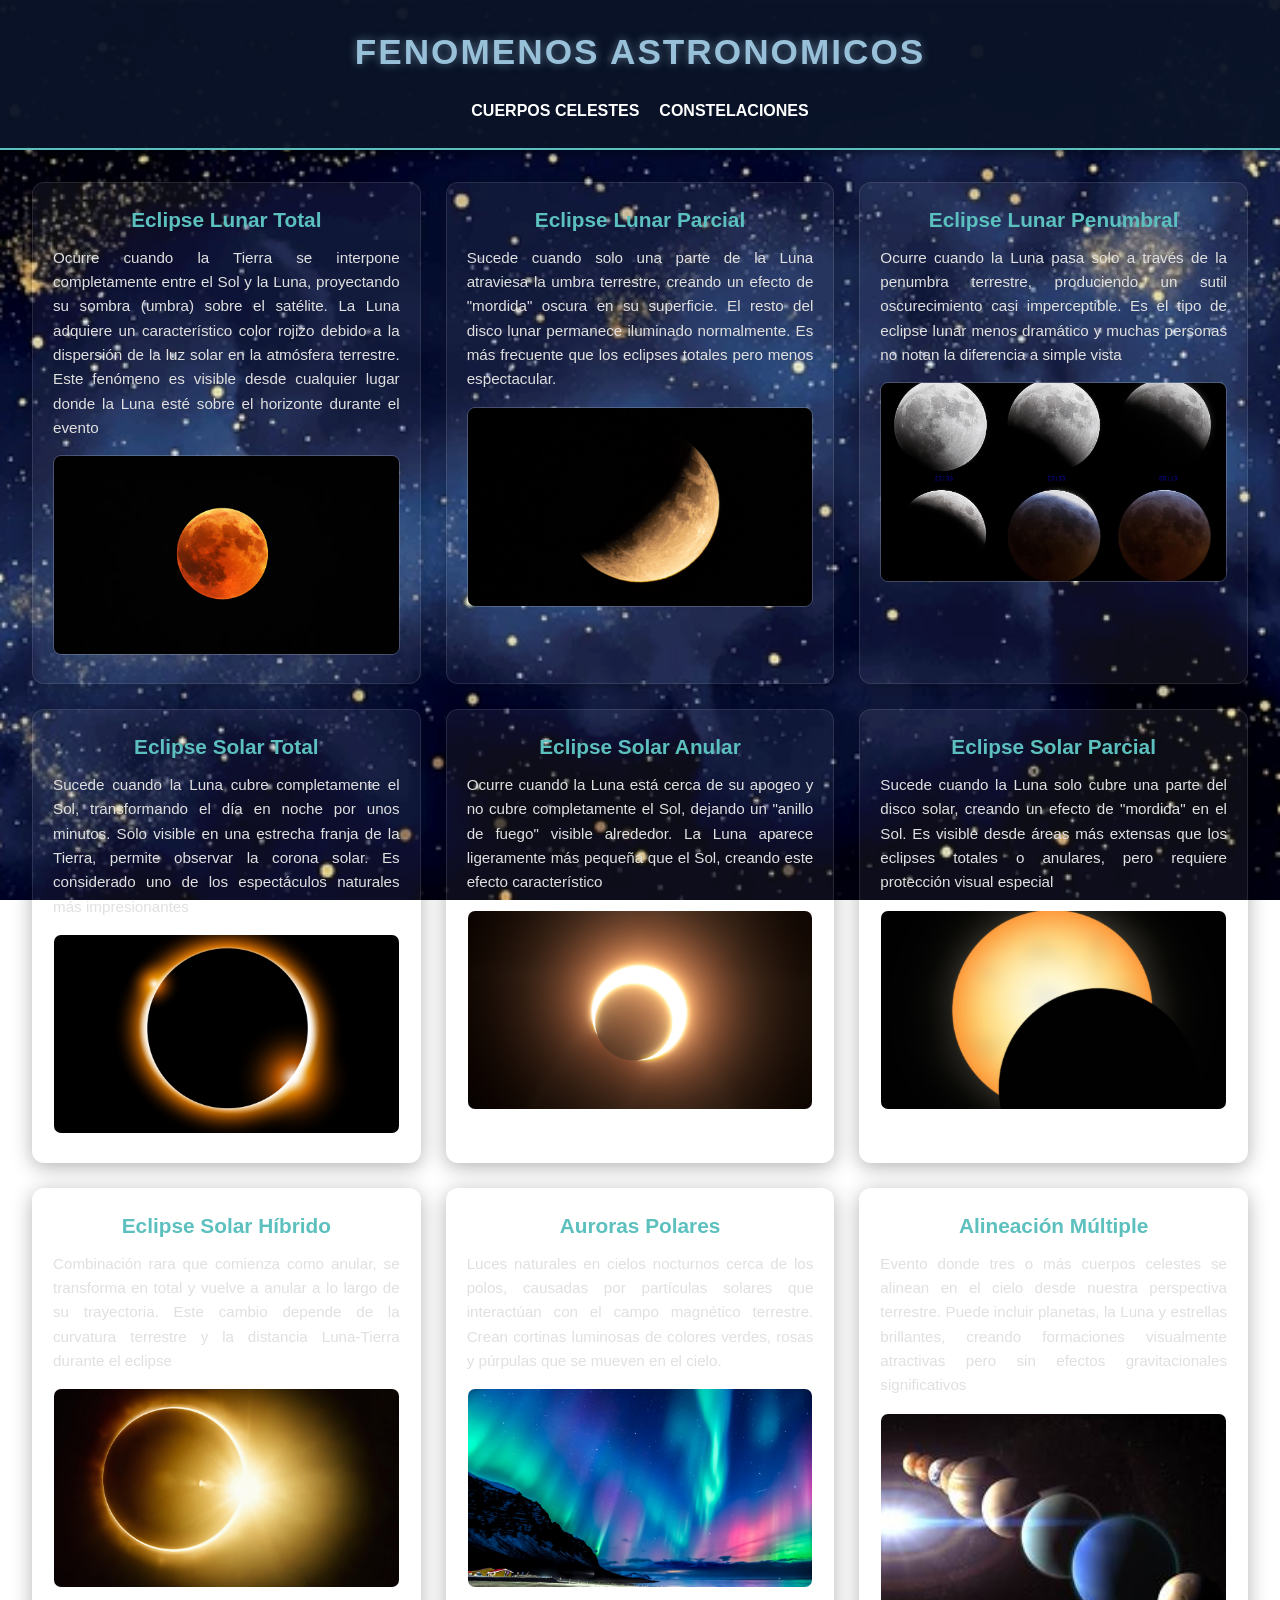
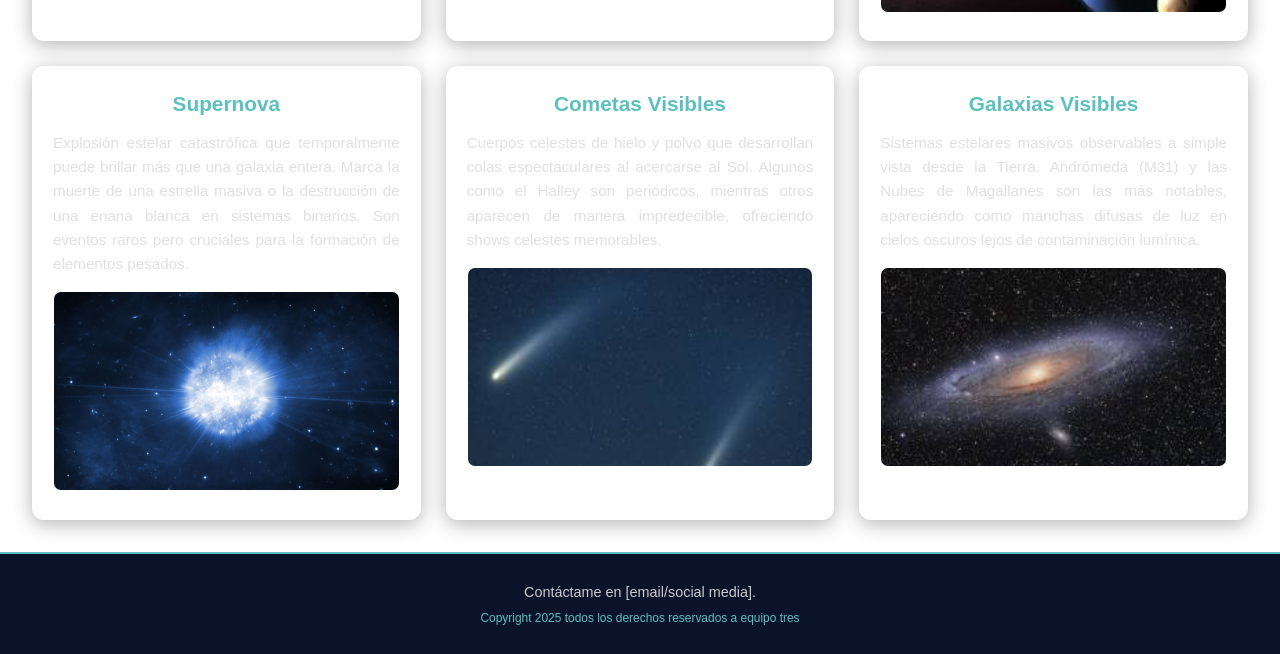
<file: abp/festividades.html>
<!DOCTYPE html>
<html lang="en">
<head>
    <meta name="title" content="Proyecto HTML5">
    <meta name="description" content="¨Proyecto del segundo parcial ">
    <meta name="kerwords" content="html,  Proyecto,curso html5, aplicaciones web">
    <meta name="author" content="SOFIA VERONICA">
    <meta charset="UTF-8">
    <meta name="viewport" content="width=device-width, initial-scale=1.0">
    <link rel="stylesheet" href="diseño2.css">
    <title>EL ESPACIO</title>
</head>
<body>
    

    <header>
        <h1>FENOMENOS ASTRONOMICOS</h1>
        <nav class="generos">
            <ul>
                <li><a href="index.html">CUERPOS CELESTES</a></li>
                <li><a href="constelaciones.html">CONSTELACIONES</a></li>
            </ul>
        </nav>
    </header>
    
    <main>
    <div class="contenedor">
        <div class="planeta-card">
        
        <h3>Eclipse Lunar Total</h3>
        <p>Ocurre cuando la Tierra se interpone completamente entre el Sol y la Luna, proyectando su sombra (umbra) sobre el satélite. La Luna adquiere un característico color rojizo debido a la dispersión de la luz solar en la atmósfera terrestre. Este fenómeno es visible desde cualquier lugar donde la Luna esté sobre el horizonte durante el evento</p>
        <img src="imagenes proyecto/fenomenos/1.jpeg" alt="">
        </div>
        <div class="planeta-card">
        
        <h3>Eclipse Lunar Parcial</h3>
        <p>Sucede cuando solo una parte de la Luna atraviesa la umbra terrestre, creando un efecto de "mordida" oscura en su superficie. El resto del disco lunar permanece iluminado normalmente. Es más frecuente que los eclipses totales pero menos espectacular.</p>
        <img src="imagenes proyecto/fenomenos/2.jpeg" alt="">
        </div>
        <div class="planeta-card">
        
        <h3>Eclipse Lunar Penumbral</h3>
        <p> Ocurre cuando la Luna pasa solo a través de la penumbra terrestre, produciendo un sutil oscurecimiento casi imperceptible. Es el tipo de eclipse lunar menos dramático y muchas personas no notan la diferencia a simple vista</p>
        <img src="imagenes proyecto/fenomenos/3.jpeg" alt="">
        </div>
        <div class="planeta-card">
        
        <h3>Eclipse Solar Total</h3>
        <p>Sucede cuando la Luna cubre completamente el Sol, transformando el día en noche por unos minutos. Solo visible en una estrecha franja de la Tierra, permite observar la corona solar. Es considerado uno de los espectáculos naturales más impresionantes</p>
        <img src="imagenes proyecto/fenomenos/4.jpeg" alt="">
        </div>
        <div class="planeta-card">
        
        <h3>Eclipse Solar Anular</h3>
        <p>Ocurre cuando la Luna está cerca de su apogeo y no cubre completamente el Sol, dejando un "anillo de fuego" visible alrededor. La Luna aparece ligeramente más pequeña que el Sol, creando este efecto característico</p>
        <img src="imagenes proyecto/fenomenos/5.jpeg" alt="">
        </div>
        <div class="planeta-card">
        
        <h3>Eclipse Solar Parcial</h3>
        <p>Sucede cuando la Luna solo cubre una parte del disco solar, creando un efecto de "mordida" en el Sol. Es visible desde áreas más extensas que los eclipses totales o anulares, pero requiere protección visual especial</p>
        <img src="imagenes proyecto/fenomenos/6.jpeg" alt="">
        </div>
        <div class="planeta-card">
        
        <h3>Eclipse Solar Híbrido</h3>
        <p>Combinación rara que comienza como anular, se transforma en total y vuelve a anular a lo largo de su trayectoria. Este cambio depende de la curvatura terrestre y la distancia Luna-Tierra durante el eclipse</p>
        <img src="imagenes proyecto/fenomenos/7.jpeg" alt="">
        </div>
        <div class="planeta-card">
        
        <h3>Auroras Polares</h3>
        <p>Luces naturales en cielos nocturnos cerca de los polos, causadas por partículas solares que interactúan con el campo magnético terrestre. Crean cortinas luminosas de colores verdes, rosas y púrpulas que se mueven en el cielo.</p>
        <img src="imagenes proyecto/fenomenos/8.jpeg" alt="">
        </div>
        <div class="planeta-card">
    
        
        <h3>Alineación Múltiple</h3>
        <p>Evento donde tres o más cuerpos celestes se alinean en el cielo desde nuestra perspectiva terrestre. Puede incluir planetas, la Luna y estrellas brillantes, creando formaciones visualmente atractivas pero sin efectos gravitacionales significativos</p>
        <img src="imagenes proyecto/fenomenos/9.jpeg" alt="">
        </div>
        <div class="planeta-card">
        <h3>Supernova</h3>
        <p>Explosión estelar catastrófica que temporalmente puede brillar más que una galaxia entera. Marca la muerte de una estrella masiva o la destrucción de una enana blanca en sistemas binarios. Son eventos raros pero cruciales para la formación de elementos pesados.</p>
        <img src="imagenes proyecto/fenomenos/10.jpeg" alt="">
        
        </div>

        <div class="planeta-card"> 
        <h3>Cometas Visibles</h3>
        <p>Cuerpos celestes de hielo y polvo que desarrollan colas espectaculares al acercarse al Sol. Algunos como el Halley son periódicos, mientras otros aparecen de manera impredecible, ofreciendo shows celestes memorables.</p>
        <img src="imagenes proyecto/fenomenos/11.jpeg" alt="">
        </div>

        <div class="planeta-card">
        <h3>Galaxias Visibles</h3>
        <p>Sistemas estelares masivos observables a simple vista desde la Tierra. Andrómeda (M31) y las Nubes de Magallanes son las más notables, apareciendo como manchas difusas de luz en cielos oscuros lejos de contaminación lumínica.</p>
        <img src="imagenes proyecto/fenomenos/12.jpeg" alt="">
        </div>
    </div>
    </main>
    <footer>
        <p>Contáctame en [email/social media].</p>
        <h5>Copyright 2025 todos los derechos reservados a equipo tres </h5>
    </footer>
    
</body>
</html>
</file>
<file: bienvenida.css>
* {
    margin: 0;
    padding: 0;
    box-sizing: border-box;
}

body {
    background: linear-gradient(135deg, #0c0c2e, #1a1a4a, #2d1b69);
    color: #ffffff;
    min-height: 100vh;
    display: flex;
    align-items: center;
    justify-content: center;
    font-family: 'Arial', sans-serif;
    overflow: hidden;
    position: relative;
}

/* Estrellas de fondo animadas */
.stars-container {
    position: absolute;
    top: 0;
    left: 0;
    width: 100%;
    height: 100%;
    z-index: 1;
}

.stars-container::before {
    content: '';
    position: absolute;
    top: 0;
    left: 0;
    width: 100%;
    height: 100%;
    background-image: 
        radial-gradient(2px 2px at 20px 30px, #eee, transparent),
        radial-gradient(2px 2px at 40px 70px, #fff, transparent),
        radial-gradient(1px 1px at 90px 40px, #ddd, transparent),
        radial-gradient(1px 1px at 130px 80px, #fff, transparent),
        radial-gradient(2px 2px at 160px 30px, #eee, transparent);
    background-repeat: repeat;
    background-size: 200px 100px;
    animation: stars-move 60s linear infinite;
}

@keyframes stars-move {
    from { transform: translateY(0); }
    to { transform: translateY(-100px); }
}

/* Planetas flotantes */
.planets-container {
    position: absolute;
    width: 100%;
    height: 100%;
    z-index: 1;
}

.planet {
    position: absolute;
    border-radius: 50%;
    opacity: 0.8;
    filter: blur(0.5px);
    animation-duration: 20s;
    animation-iteration-count: infinite;
    animation-timing-function: linear;
}

.planet-1 {
    width: 80px;
    height: 80px;
    background: radial-gradient(circle at 30% 30%, #ff6b6b, #c44569);
    top: 15%;
    left: 10%;
    animation-name: float-1;
}

.planet-2 {
    width: 60px;
    height: 60px;
    background: radial-gradient(circle at 30% 30%, #74b9ff, #0984e3);
    top: 70%;
    left: 85%;
    animation-name: float-2;
}

.planet-3 {
    width: 40px;
    height: 40px;
    background: radial-gradient(circle at 30% 30%, #55efc4, #00b894);
    top: 40%;
    left: 5%;
    animation-name: float-3;
}

@keyframes float-1 {
    0%, 100% { transform: translate(0, 0) rotate(0deg); }
    25% { transform: translate(20px, -15px) rotate(90deg); }
    50% { transform: translate(0, -30px) rotate(180deg); }
    75% { transform: translate(-20px, -15px) rotate(270deg); }
}

@keyframes float-2 {
    0%, 100% { transform: translate(0, 0) rotate(0deg); }
    25% { transform: translate(-15px, 20px) rotate(-90deg); }
    50% { transform: translate(-30px, 0) rotate(-180deg); }
    75% { transform: translate(-15px, -20px) rotate(-270deg); }
}

@keyframes float-3 {
    0%, 100% { transform: translate(0, 0) scale(1); }
    50% { transform: translate(25px, 25px) scale(1.2); }
}

/* Contenido principal */
.welcome-container {
    position: relative;
    z-index: 2;
    text-align: center;
    max-width: 600px;
    padding: 40px;
}

.welcome-content {
    background: rgba(255, 255, 255, 0.05);
    backdrop-filter: blur(10px);
    border: 1px solid rgba(255, 255, 255, 0.1);
    border-radius: 20px;
    padding: 50px 40px;
    box-shadow: 0 20px 40px rgba(0, 0, 0, 0.3);
}

.logo {
    font-size: 5rem;
    margin-bottom: 20px;
    animation: logo-float 4s ease-in-out infinite;
}

@keyframes logo-float {
    0%, 100% { transform: translateY(0) rotate(0deg); }
    50% { transform: translateY(-10px) rotate(5deg); }
}

.welcome-title {
    font-size: 3.5rem;
    margin-bottom: 15px;
    background: linear-gradient(135deg, #74b9ff, #a29bfe, #fd79a8);
    -webkit-background-clip: text;
    background-clip: text;
    color: transparent;
    text-shadow: 0 0 30px rgba(116, 185, 255, 0.5);
    animation: title-glow 3s ease-in-out infinite alternate;
}

@keyframes title-glow {
    from { text-shadow: 0 0 30px rgba(116, 185, 255, 0.5); }
    to { text-shadow: 0 0 40px rgba(162, 155, 254, 0.7); }
}

.welcome-subtitle {
    font-size: 1.3rem;
    color: #b0b0ff;
    margin-bottom: 40px;
    line-height: 1.6;
}

/* Botón de exploración */
.explore-btn {
    display: inline-block;
    padding: 15px 40px;
    background: linear-gradient(135deg, #74b9ff, #a29bfe);
    color: white;
    text-decoration: none;
    border-radius: 50px;
    font-size: 1.2rem;
    font-weight: bold;
    letter-spacing: 1px;
    transition: all 0.3s ease;
    box-shadow: 0 10px 25px rgba(116, 185, 255, 0.4);
    position: relative;
    overflow: hidden;
}

.explore-btn:hover {
    transform: translateY(-3px);
    box-shadow: 0 15px 35px rgba(116, 185, 255, 0.6);
    background: linear-gradient(135deg, #a29bfe, #74b9ff);
}

.explore-btn:active {
    transform: translateY(-1px);
}

.explore-btn::before {
    content: '';
    position: absolute;
    top: 0;
    left: -100%;
    width: 100%;
    height: 100%;
    background: linear-gradient(90deg, transparent, rgba(255, 255, 255, 0.3), transparent);
    transition: 0.5s;
}

.explore-btn:hover::before {
    left: 100%;
}

/* Responsive */
@media (max-width: 768px) {
    .welcome-container {
        padding: 20px;
    }
    
    .welcome-content {
        padding: 40px 30px;
    }
    
    .logo {
        font-size: 4rem;
    }
    
    .welcome-title {
        font-size: 2.5rem;
    }
    
    .welcome-subtitle {
        font-size: 1.1rem;
    }
    
    .explore-btn {
        padding: 12px 35px;
        font-size: 1.1rem;
    }
    
    .planet-1 {
        width: 60px;
        height: 60px;
    }
    
    .planet-2 {
        width: 45px;
        height: 45px;
    }
    
    .planet-3 {
        width: 30px;
        height: 30px;
    }
}

@media (max-width: 480px) {
    .welcome-title {
        font-size: 2rem;
    }
    
    .welcome-subtitle {
        font-size: 1rem;
    }
    
    .explore-btn {
        padding: 10px 30px;
        font-size: 1rem;
    }
}
</file>
<file: abp/solar.css>
/* ======== CONFIGURACIÓN GENERAL ======== */
* {
    margin: 0;
    padding: 0;
    box-sizing: border-box;
    font-family: 'Poppins', sans-serif;
}

body {
    background: 
        linear-gradient(rgba(37, 77, 197, 0.507), rgba(0, 0, 0, 0.589)),
        url("sol.png"); /* Cambia por tu imagen */
    background-size: cover;
    background-position: center;
    background-attachment: fixed;
    color: #f1f1f1;
    line-height: 1.6;
    display: flex;
    flex-direction: column;
    min-height: 100vh;
}

/* ======== ENCABEZADO ======== */
header {
    background: rgba(10, 15, 35, 0.9);
    text-align: center;
    padding: 1.5em 2em;
    border-bottom: 2px solid #4ecdc4;
    box-shadow: 0 2px 10px rgba(0,0,0,0.6);
}

header h1 {
    font-size: 2.3em;
    color: #9be7ff;
    text-transform: uppercase;
    text-shadow: 0 0 12px rgba(155,231,255,0.8);
    margin-bottom: 0.6em;
}

/* ======== NAVEGACIÓN ======== */
.generos ul {
    list-style: none;
    display: flex;
    justify-content: center;
    gap: 25px;
    flex-wrap: wrap;
}

.generos a {
    text-decoration: none;
    color: #ffffff;
    font-weight: 600;
    transition: all 0.3s ease;
    border-bottom: 2px solid transparent;
}

.generos a:hover {
    color: #4ecdc4;
    border-bottom: 2px solid #4ecdc4;
}

/* ======== CONTENIDO PRINCIPAL ======== */
main {
    flex: 1;
    display: grid;
    grid-template-columns: repeat(auto-fit, minmax(280px, 1fr));
    gap: 25px;
    padding: 2em;
    justify-items: center;
}

/* ======== TARJETAS DE PLANETAS ======== */
.planeta-card {
    background: rgba(255, 255, 255, 0.05);
    border: 1px solid rgba(255, 255, 255, 0.15);
    border-radius: 15px;
    overflow: hidden;
    text-align: center;
    box-shadow: 0 4px 25px rgba(0,0,0,0.3);
    backdrop-filter: blur(5px);
    transition: transform 0.3s ease, box-shadow 0.3s ease;
    width: 100%;
    max-width: 350px;
}

.planeta-card:hover {
    transform: translateY(-6px);
    box-shadow: 0 8px 25px rgba(78,205,196,0.4);
}

/* ======== IMÁGENES DE PLANETAS ======== */
.planeta-card img {
    width: 100%;
    height: 220px;
    object-fit: cover;
    transition: transform 0.4s ease;
}

.planeta-card img:hover {
    transform: scale(1.05);
}

/* ======== INFORMACIÓN DE PLANETAS ======== */
.planeta-info {
    padding: 15px 20px;
}

.planeta-info h3 {
    color: #4ecdc4;
    font-size: 1.4em;
    margin-bottom: 10px;
    text-shadow: 0 0 10px rgba(78,205,196,0.4);
}

.planeta-info p {
    color: #e0e0e0;
    font-size: 0.95em;
    text-align: justify;
}

/* ======== PIE DE PÁGINA ======== */
footer {
    background: rgba(10, 15, 35, 0.95);
    text-align: center;
    padding: 1.5em;
    border-top: 2px solid #4ecdc4;
    color: #bbb;
    font-size: 0.9em;
    margin-top: 20px;
}

/* ======== RESPONSIVE ======== */
@media (max-width: 600px) {
    header h1 {
        font-size: 1.7em;
    }

    .generos ul {
        flex-direction: column;
        gap: 10px;
    }

    .planeta-card img {
        height: 180px;
    }
}
</file>
<file: signos.css>
/* ======== RESETEO Y FUENTE GLOBAL ======== */
* {
    margin: 0;
    padding: 0;
    box-sizing: border-box;
    font-family: 'Poppins', sans-serif;
}

body {
    background: 
        linear-gradient(rgba(40, 27, 105, 0.815), rgba(10, 5, 25, 0.9)),
        url("azul.png"); /* Cambia por tu imagen */
    background-size: cover;
    background-position: center;
    background-attachment: fixed;
    color: #f5f5f5;
    line-height: 1.6;
    display: flex;
    flex-direction: column;
    min-height: 100vh;
}

/* ======== ENCABEZADO ======== */
header {
    background: rgba(10, 15, 35, 0.9);
    text-align: center;
    padding: 1.5em 2em;
    border-bottom: 2px solid #9c7be0;
    box-shadow: 0 2px 10px rgba(0,0,0,0.6);
}

header h1 {
    font-size: 2.3em;
    text-transform: uppercase;
    letter-spacing: 2px;
    color: #c7b6ff;
    text-shadow: 0 0 12px rgba(156,123,224,0.8);
    margin-bottom: 0.6em;
}

/* ======== MENÚ DE NAVEGACIÓN ======== */
.constelaciones ul {
    list-style: none;
    display: flex;
    justify-content: center;
    gap: 25px;
    flex-wrap: wrap;
}

.constelaciones a {
    text-decoration: none;
    color: #ffffff;
    font-weight: 600;
    transition: all 0.3s ease;
    border-bottom: 2px solid transparent;
}

.constelaciones a:hover {
    color: #9c7be0;
    border-bottom: 2px solid #9c7be0;
}

/* ======== CONTENIDO PRINCIPAL ======== */
main {
    flex: 1;
    padding: 2em;
}

.contenedor {
    display: grid;
    grid-template-columns: repeat(auto-fit, minmax(280px, 1fr));
    gap: 25px;
    justify-items: center;
}

/* ======== TARJETAS ======== */
.planeta-card {
    background: rgba(255, 255, 255, 0.027);
    border: 1px solid rgba(255, 255, 255, 0.15);
    border-radius: 15px;
    padding: 20px;
    text-align: center;
    box-shadow: 0 4px 25px rgba(0,0,0,0.3);
    backdrop-filter: blur(6px);
    transition: transform 0.3s ease, box-shadow 0.3s ease;
}

.planeta-card:hover {
    transform: translateY(-6px);
    box-shadow: 0 8px 25px rgba(156,123,224,0.4);
}

/* ======== IMÁGENES ======== */
.planeta-card img {
    width: 100%;
    height: 200px;
    object-fit: contain;
    border-radius: 8px;
    margin-bottom: 15px;
    transition: transform 0.4s ease;
}

.planeta-card img:hover {
    transform: scale(1.05);
}

/* ======== TEXTO DE LAS TARJETAS ======== */
.planeta-card p {
    color: #e6e6e6;
    font-size: 0.95em;
    text-align: justify;
}

/* ======== PIE DE PÁGINA ======== */
footer {
    background: rgba(10, 15, 35, 0.95);
    text-align: center;
    padding: 1.5em;
    border-top: 2px solid #9c7be0;
    color: #bbb;
    font-size: 0.9em;
    margin-top: 20px;
}

footer p {
    margin-bottom: 6px;
}

footer h5 {
    color: #9c7be0;
    font-weight: 400;
}

/* ======== EFECTO DE BRILLO SUTIL ======== */
.planeta-card::before {
    content: "";
    position: absolute;
    top: 0; left: 0;
    width: 100%; height: 100%;
    background: radial-gradient(circle at top right, rgba(156,123,224,0.2), transparent 70%);
    border-radius: 15px;
    opacity: 0;
    transition: opacity 0.5s ease;
}

.planeta-card:hover::before {
    opacity: 1;
}

.btn{

    text-decoration: none;
    color: #ffffff;
    font-weight: 600;
    transition: all 0.3s ease;
    border-bottom: 2px solid transparent;
    font-size: large;
    font-size: 50px;
    text-align: right;

}
.btn:hover {
    color: #9c7be0;
    border-bottom: 2px solid #9c7be0;
}



/* ======== RESPONSIVE ======== */
@media (max-width: 600px) {
    header h1 {
        font-size: 1.7em;
    }

    .constelaciones ul {
        flex-direction: column;
        gap: 10px;
    }

    .planeta-card img {
        height: 180px;
    }
}
</file>
<file: estrellas.css>
/*
 * Hoja de Estilos CSS para "Resumen Cósmico: Fenómenos y Estrellas"
 * Estilos basados en la estructura proporcionada.
 */

/* 🌌 Estilos Globales y Base ---------------------------------------------------- */
body {
    /* Fuente y espaciado base */
    font-family: 'Segoe UI', Tahoma, Geneva, Verdana, sans-serif;
    line-height: 1.6;
    margin: 20px;
    
    background-image: url(estrellado.png);
    background-repeat: no-repeat;
    background-position: center center;
    background-attachment: fixed;
    background-size: cover;
    color: #f5f5f5cb;
    line-height: 1.6;
    min-height: 100vh;
    display: flex;
    flex-direction: column;
    text-shadow: 0 0 10px rgba(0, 191, 255, 0.7);
}

/* 🚀 Encabezado (Header) -------------------------------------------------------- */
header {
    text-align: center;
    padding: 20px;
    background-color: #294e74e5; /* Gris oscuro para el fondo del encabezado */
    color: rgba(255, 255, 255, 0.938);
    border-radius: 8px;
    margin-bottom: 30px;
}

header h1 {
    margin: 0;
    font-size: 2.2em;
    letter-spacing: 1px;
}

/* 🌠 Secciones (Section) -------------------------------------------------------- */
.seccion {
    background-color: rgba(122, 115, 224, 0.123);
    padding: 25px;
    border-radius: 10px;
    box-shadow: 0 6px 15px rgba(0, 0, 0, 0.15); /* Sombra más pronunciada */
    margin-bottom: 40px;
    transition: transform 0.3s ease; /* Transición para efecto hover */
}

.seccion:hover {
    transform: translateY(-3px); /* Pequeño levantamiento al pasar el ratón */
    box-shadow: 0 8px 20px rgba(0, 0, 0, 0.2);
}

/* Títulos de Sección (H2) */
h2 {
    color: #007bff; /* Azul primario */
    margin-top: 0;
    border-bottom: 3px solid #007bff;
    padding-bottom: 12px;
    margin-bottom: 20px;
    font-size: 1.8em;
    text-transform: uppercase;
    letter-spacing: 0.5px;
}

/* 🔭 Lista de Definición (DL/DT/DD) -------------------------------------------- */
dl {
    margin-top: 15px;
}

/* Término (Título del Fenómeno/Estrella) */
dt {
    font-weight: bold;
    margin-top: 30px; /* Más espacio entre elementos */
    color: #212529;
    font-size: 1.25em;
    border-left: 6px solid #007bff; /* Línea azul más ancha */
    padding-left: 15px;
    background-color: #89b8e7d7; /* Fondo ligero para resaltar el título */
    padding-top: 5px;
    padding-bottom: 5px;
    border-radius: 0 4px 4px 0;
}

/* Descripción */
dd {
    margin-left: 0;
    padding: 10px 0 20px 15px; /* Ajuste de padding */
    border-bottom: 1px dashed #ced4da; /* Línea punteada */
    text-align: justify;
}

dd:last-of-type {
    border-bottom: none;
}

/* 🖼️ Estilos para las Imágenes -------------------------------------------------- */
.contenido-imagen {
    display: block;
    margin: 15px auto; /* Centrar y más espacio */
    text-align: center;
}

.contenido-imagen img {
    max-width: 90%; /* Hace que la imagen sea responsive, 90% del contenedor */
    height: auto;
    border-radius: 6px; /* Borde ligeramente más redondeado */
    box-shadow: 0 4px 8px rgba(0, 0, 0, 0.2); /* Sombra más definida */
    transition: transform 0.3s ease;
}

.contenido-imagen img:hover {
    transform: scale(1.02);  /* Pequeño zoom al pasar el ratón */
}

/* Placeholder para la descripción de imagen faltante */
.imagen-placeholder { 
    font-style: italic; 
    color: #6c757d; 
    display: block; 
    margin-top: 10px; 
    font-size: 0.9em; 
    text-align: center;
}

/* ⚙️ Pie de Página (Footer) ------------------------------------------------------- */
footer {
    border-top: 1px solid #adb5bd; /* Separador */
    margin-top: 30px;
    padding-top: 15px;
}

footer p {
    text-align: center;
    font-size: 0.85em;
    color: #ebedf0;
    padding: 0 20px 20px 20px;
    margin: 0;
}

/* Enfatizar texto en el footer */
footer p strong {
    color: #343a40;
}
</file>
<file: diseño2.css>
/* ======== ESTILOS GENERALES ======== */
* {
    margin: 0;
    padding: 0;
    box-sizing: border-box;
    font-family: 'Poppins', sans-serif;
}

body {
    background-image: url(estrellado.png);
    background-repeat: no-repeat;
    background-position: center center;
    background-attachment: fixed;
    background-size: cover;
    color: #f0f0f0;
    line-height: 1.6;
    min-height: 100vh;
    display: flex;
    flex-direction: column;
}

/* ======== ENCABEZADO ======== */
header {
    background: rgba(10, 20, 40, 0.95);
    color: #ffffff;
    padding: 1.5em 2em;
    text-align: center;
    border-bottom: 2px solid #5bc0be;
    box-shadow: 0 2px 10px rgba(0,0,0,0.5);
}

header h1 {
    font-size: 2.2em;
    letter-spacing: 2px;
    color: #98c1d9;
    margin-bottom: 0.5em;
    text-shadow: 0 0 10px rgba(152,193,217,0.5);
}

/* ======== MENÚ DE NAVEGACIÓN ======== */
.generos ul {
    list-style: none;
    display: flex;
    justify-content: center;
    flex-wrap: wrap;
    gap: 20px;
}

.generos a {
    text-decoration: none;
    color: #ffffff;
    font-weight: bold;
    transition: 0.3s;
    border-bottom: 2px solid transparent;
    padding-bottom: 4px;
}

.generos a:hover {
    color: #5bc0be;
    border-bottom: 2px solid #5bc0be;
}

/* ======== CONTENIDO PRINCIPAL ======== */
main {
    flex: 1;
    padding: 2em;
}

.contenedor {
    display: grid;
    grid-template-columns: repeat(auto-fit, minmax(300px, 1fr));
    gap: 25px;
    justify-items: center;
}

/* ======== TARJETAS ======== */
.planeta-card {
    background: rgba(255, 255, 255, 0.05);
    border: 1px solid rgba(255, 255, 255, 0.1);
    border-radius: 12px;
    padding: 20px;
    text-align: center;
    box-shadow: 0 4px 20px rgba(0,0,0,0.3);
    transition: transform 0.3s ease, box-shadow 0.3s ease;
}

.planeta-card:hover {
    transform: translateY(-5px);
    box-shadow: 0 6px 25px rgba(91,192,190,0.3);
}

.planeta-card h3 {
    color: #5bc0be;
    margin-bottom: 10px;
    font-size: 1.3em;
}

.planeta-card p {
    color: #e0e0e0;
    font-size: 0.95em;
    margin-bottom: 15px;
    text-align: justify;
}

.planeta-card img {
    width: 100%;
    height: 200px;
    object-fit: cover;
    border-radius: 8px;
    border: 1px solid rgba(255,255,255,0.2);
    transition: transform 0.4s;
}

.planeta-card img:hover {
    transform: scale(1.05);
}

/* ======== PIE DE PÁGINA ======== */
footer {
    background: #0b132b;
    text-align: center;
    padding: 1.5em;
    border-top: 2px solid #5bc0be;
    color: #ccc;
    font-size: 0.9em;
}

footer p, footer h5 {
    margin: 5px 0;
}

footer h5 {
    color: #5bc0be;
    font-weight: 400;
}

/* ======== ADAPTABILIDAD ======== */
@media (max-width: 600px) {
    header h1 {
        font-size: 1.6em;
    }

    .planeta-card img {
        height: 180px;
    }

    .generos ul {
        flex-direction: column;
        gap: 10px;
    }
}
</file>
<file: solar.css>
/* ======== CONFIGURACIÓN GENERAL ======== */
* {
    margin: 0;
    padding: 0;
    box-sizing: border-box;
    font-family: 'Poppins', sans-serif;
}

body {
    background: 
        linear-gradient(rgba(37, 77, 197, 0.507), rgba(0, 0, 0, 0.589)),
        url("sol.png"); /* Cambia por tu imagen */
    background-size: cover;
    background-position: center;
    background-attachment: fixed;
    color: #f1f1f1;
    line-height: 1.6;
    display: flex;
    flex-direction: column;
    min-height: 100vh;
}

/* ======== ENCABEZADO ======== */
header {
    background: rgba(10, 15, 35, 0.9);
    text-align: center;
    padding: 1.5em 2em;
    border-bottom: 2px solid #4ecdc4;
    box-shadow: 0 2px 10px rgba(0,0,0,0.6);
}

header h1 {
    font-size: 2.3em;
    color: #9be7ff;
    text-transform: uppercase;
    text-shadow: 0 0 12px rgba(155,231,255,0.8);
    margin-bottom: 0.6em;
}

/* ======== NAVEGACIÓN ======== */
.generos ul {
    list-style: none;
    display: flex;
    justify-content: center;
    gap: 25px;
    flex-wrap: wrap;
}

.generos a {
    text-decoration: none;
    color: #ffffff;
    font-weight: 600;
    transition: all 0.3s ease;
    border-bottom: 2px solid transparent;
}

.generos a:hover {
    color: #4ecdc4;
    border-bottom: 2px solid #4ecdc4;
}

.btn {
    text-decoration: none;
    color: #ffffff;
    font-weight: 600;
    transition: all 0.3s ease;
    border-bottom: 2px solid transparent;
    font-size: 40px;
}

.btn:hover {
    color: #4ecdc4;
    border-bottom: 2px solid #4ecdc4;
}

/* ======== CONTENIDO PRINCIPAL ======== */
main {
    flex: 1;
    display: grid;
    grid-template-columns: repeat(auto-fit, minmax(280px, 1fr));
    gap: 25px;
    padding: 2em;
    justify-items: center;
}

/* ======== TARJETAS DE PLANETAS ======== */
.planeta-card {
    background: rgba(255, 255, 255, 0.05);
    border: 1px solid rgba(255, 255, 255, 0.15);
    border-radius: 15px;
    overflow: hidden;
    text-align: center;
    box-shadow: 0 4px 25px rgba(0,0,0,0.3);
    backdrop-filter: blur(5px);
    transition: transform 0.3s ease, box-shadow 0.3s ease;
    width: 100%;
    max-width: 350px;
}

.planeta-card:hover {
    transform: translateY(-6px);
    box-shadow: 0 8px 25px rgba(78,205,196,0.4);
}

/* ======== IMÁGENES DE PLANETAS ======== */
.planeta-card img {
    width: 100%;
    height: 220px;
    object-fit: cover;
    transition: transform 0.4s ease;
}

.planeta-card img:hover {
    transform: scale(1.05);
}

/* ======== INFORMACIÓN DE PLANETAS ======== */
.planeta-info {
    padding: 15px 20px;
}

.planeta-info h3 {
    color: #4ecdc4;
    font-size: 1.4em;
    margin-bottom: 10px;
    text-shadow: 0 0 10px rgba(78,205,196,0.4);
}

.planeta-info p {
    color: #e0e0e0;
    font-size: 0.95em;
    text-align: justify;
}

/* ======== PIE DE PÁGINA ======== */
footer {
    background: rgba(10, 15, 35, 0.95);
    text-align: center;
    padding: 1.5em;
    border-top: 2px solid #4ecdc4;
    color: #bbb;
    font-size: 0.9em;
    margin-top: 20px;
}

/* ======== RESPONSIVE ======== */
@media (max-width: 600px) {
    header h1 {
        font-size: 1.7em;
    }

    .generos ul {
        flex-direction: column;
        gap: 10px;
    }

    .planeta-card img {
        height: 180px;
    }
}
</file>
<file: abp/signos.css>
/* ======== RESETEO Y FUENTE GLOBAL ======== */
* {
    margin: 0;
    padding: 0;
    box-sizing: border-box;
    font-family: 'Poppins', sans-serif;
}

body {
    background: 
        linear-gradient(rgba(40, 27, 105, 0.815), rgba(10, 5, 25, 0.9)),
        url("azul.png"); /* Cambia por tu imagen */
    background-size: cover;
    background-position: center;
    background-attachment: fixed;
    color: #f5f5f5;
    line-height: 1.6;
    display: flex;
    flex-direction: column;
    min-height: 100vh;
}

/* ======== ENCABEZADO ======== */
header {
    background: rgba(10, 15, 35, 0.9);
    text-align: center;
    padding: 1.5em 2em;
    border-bottom: 2px solid #9c7be0;
    box-shadow: 0 2px 10px rgba(0,0,0,0.6);
}

header h1 {
    font-size: 2.3em;
    text-transform: uppercase;
    letter-spacing: 2px;
    color: #c7b6ff;
    text-shadow: 0 0 12px rgba(156,123,224,0.8);
    margin-bottom: 0.6em;
}

/* ======== MENÚ DE NAVEGACIÓN ======== */
.constelaciones ul {
    list-style: none;
    display: flex;
    justify-content: center;
    gap: 25px;
    flex-wrap: wrap;
}

.constelaciones a {
    text-decoration: none;
    color: #ffffff;
    font-weight: 600;
    transition: all 0.3s ease;
    border-bottom: 2px solid transparent;
}

.constelaciones a:hover {
    color: #9c7be0;
    border-bottom: 2px solid #9c7be0;
}

/* ======== CONTENIDO PRINCIPAL ======== */
main {
    flex: 1;
    padding: 2em;
}

.contenedor {
    display: grid;
    grid-template-columns: repeat(auto-fit, minmax(280px, 1fr));
    gap: 25px;
    justify-items: center;
}

/* ======== TARJETAS ======== */
.planeta-card {
    background: rgba(255, 255, 255, 0.027);
    border: 1px solid rgba(255, 255, 255, 0.15);
    border-radius: 15px;
    padding: 20px;
    text-align: center;
    box-shadow: 0 4px 25px rgba(0,0,0,0.3);
    backdrop-filter: blur(6px);
    transition: transform 0.3s ease, box-shadow 0.3s ease;
}

.planeta-card:hover {
    transform: translateY(-6px);
    box-shadow: 0 8px 25px rgba(156,123,224,0.4);
}

/* ======== IMÁGENES ======== */
.planeta-card img {
    width: 100%;
    height: 200px;
    object-fit: contain;
    border-radius: 8px;
    margin-bottom: 15px;
    transition: transform 0.4s ease;
}

.planeta-card img:hover {
    transform: scale(1.05);
}

/* ======== TEXTO DE LAS TARJETAS ======== */
.planeta-card p {
    color: #e6e6e6;
    font-size: 0.95em;
    text-align: justify;
}

/* ======== PIE DE PÁGINA ======== */
footer {
    background: rgba(10, 15, 35, 0.95);
    text-align: center;
    padding: 1.5em;
    border-top: 2px solid #9c7be0;
    color: #bbb;
    font-size: 0.9em;
    margin-top: 20px;
}

footer p {
    margin-bottom: 6px;
}

footer h5 {
    color: #9c7be0;
    font-weight: 400;
}

/* ======== EFECTO DE BRILLO SUTIL ======== */
.planeta-card::before {
    content: "";
    position: absolute;
    top: 0; left: 0;
    width: 100%; height: 100%;
    background: radial-gradient(circle at top right, rgba(156,123,224,0.2), transparent 70%);
    border-radius: 15px;
    opacity: 0;
    transition: opacity 0.5s ease;
}

.planeta-card:hover::before {
    opacity: 1;
}

/* ======== RESPONSIVE ======== */
@media (max-width: 600px) {
    header h1 {
        font-size: 1.7em;
    }

    .constelaciones ul {
        flex-direction: column;
        gap: 10px;
    }

    .planeta-card img {
        height: 180px;
    }
}
</file>
<file: abp/diseño2.css>
/* ======== ESTILOS GENERALES ======== */
* {
    margin: 0;
    padding: 0;
    box-sizing: border-box;
    font-family: 'Poppins', sans-serif;
}

body {
    background-image: url(estrellado.png);
    background-repeat: no-repeat;
    background-position: center center;
    background-attachment: fixed;
    background-size: cover;
    color: #f0f0f0;
    line-height: 1.6;
    min-height: 100vh;
    display: flex;
    flex-direction: column;
}

/* ======== ENCABEZADO ======== */
header {
    background: rgba(10, 20, 40, 0.95);
    color: #ffffff;
    padding: 1.5em 2em;
    text-align: center;
    border-bottom: 2px solid #5bc0be;
    box-shadow: 0 2px 10px rgba(0,0,0,0.5);
}

header h1 {
    font-size: 2.2em;
    letter-spacing: 2px;
    color: #98c1d9;
    margin-bottom: 0.5em;
    text-shadow: 0 0 10px rgba(152,193,217,0.5);
}

/* ======== MENÚ DE NAVEGACIÓN ======== */
.generos ul {
    list-style: none;
    display: flex;
    justify-content: center;
    flex-wrap: wrap;
    gap: 20px;
}

.generos a {
    text-decoration: none;
    color: #ffffff;
    font-weight: bold;
    transition: 0.3s;
    border-bottom: 2px solid transparent;
    padding-bottom: 4px;
}

.generos a:hover {
    color: #5bc0be;
    border-bottom: 2px solid #5bc0be;
}

/* ======== CONTENIDO PRINCIPAL ======== */
main {
    flex: 1;
    padding: 2em;
}

.contenedor {
    display: grid;
    grid-template-columns: repeat(auto-fit, minmax(300px, 1fr));
    gap: 25px;
    justify-items: center;
}

/* ======== TARJETAS ======== */
.planeta-card {
    background: rgba(255, 255, 255, 0.05);
    border: 1px solid rgba(255, 255, 255, 0.1);
    border-radius: 12px;
    padding: 20px;
    text-align: center;
    box-shadow: 0 4px 20px rgba(0,0,0,0.3);
    transition: transform 0.3s ease, box-shadow 0.3s ease;
}

.planeta-card:hover {
    transform: translateY(-5px);
    box-shadow: 0 6px 25px rgba(91,192,190,0.3);
}

.planeta-card h3 {
    color: #5bc0be;
    margin-bottom: 10px;
    font-size: 1.3em;
}

.planeta-card p {
    color: #e0e0e0;
    font-size: 0.95em;
    margin-bottom: 15px;
    text-align: justify;
}

.planeta-card img {
    width: 100%;
    height: 200px;
    object-fit: cover;
    border-radius: 8px;
    border: 1px solid rgba(255,255,255,0.2);
    transition: transform 0.4s;
}

.planeta-card img:hover {
    transform: scale(1.05);
}

/* ======== PIE DE PÁGINA ======== */
footer {
    background: #0b132b;
    text-align: center;
    padding: 1.5em;
    border-top: 2px solid #5bc0be;
    color: #ccc;
    font-size: 0.9em;
}

footer p, footer h5 {
    margin: 5px 0;
}

footer h5 {
    color: #5bc0be;
    font-weight: 400;
}

/* ======== ADAPTABILIDAD ======== */
@media (max-width: 600px) {
    header h1 {
        font-size: 1.6em;
    }

    .planeta-card img {
        height: 180px;
    }

    .generos ul {
        flex-direction: column;
        gap: 10px;
    }
}
</file>
